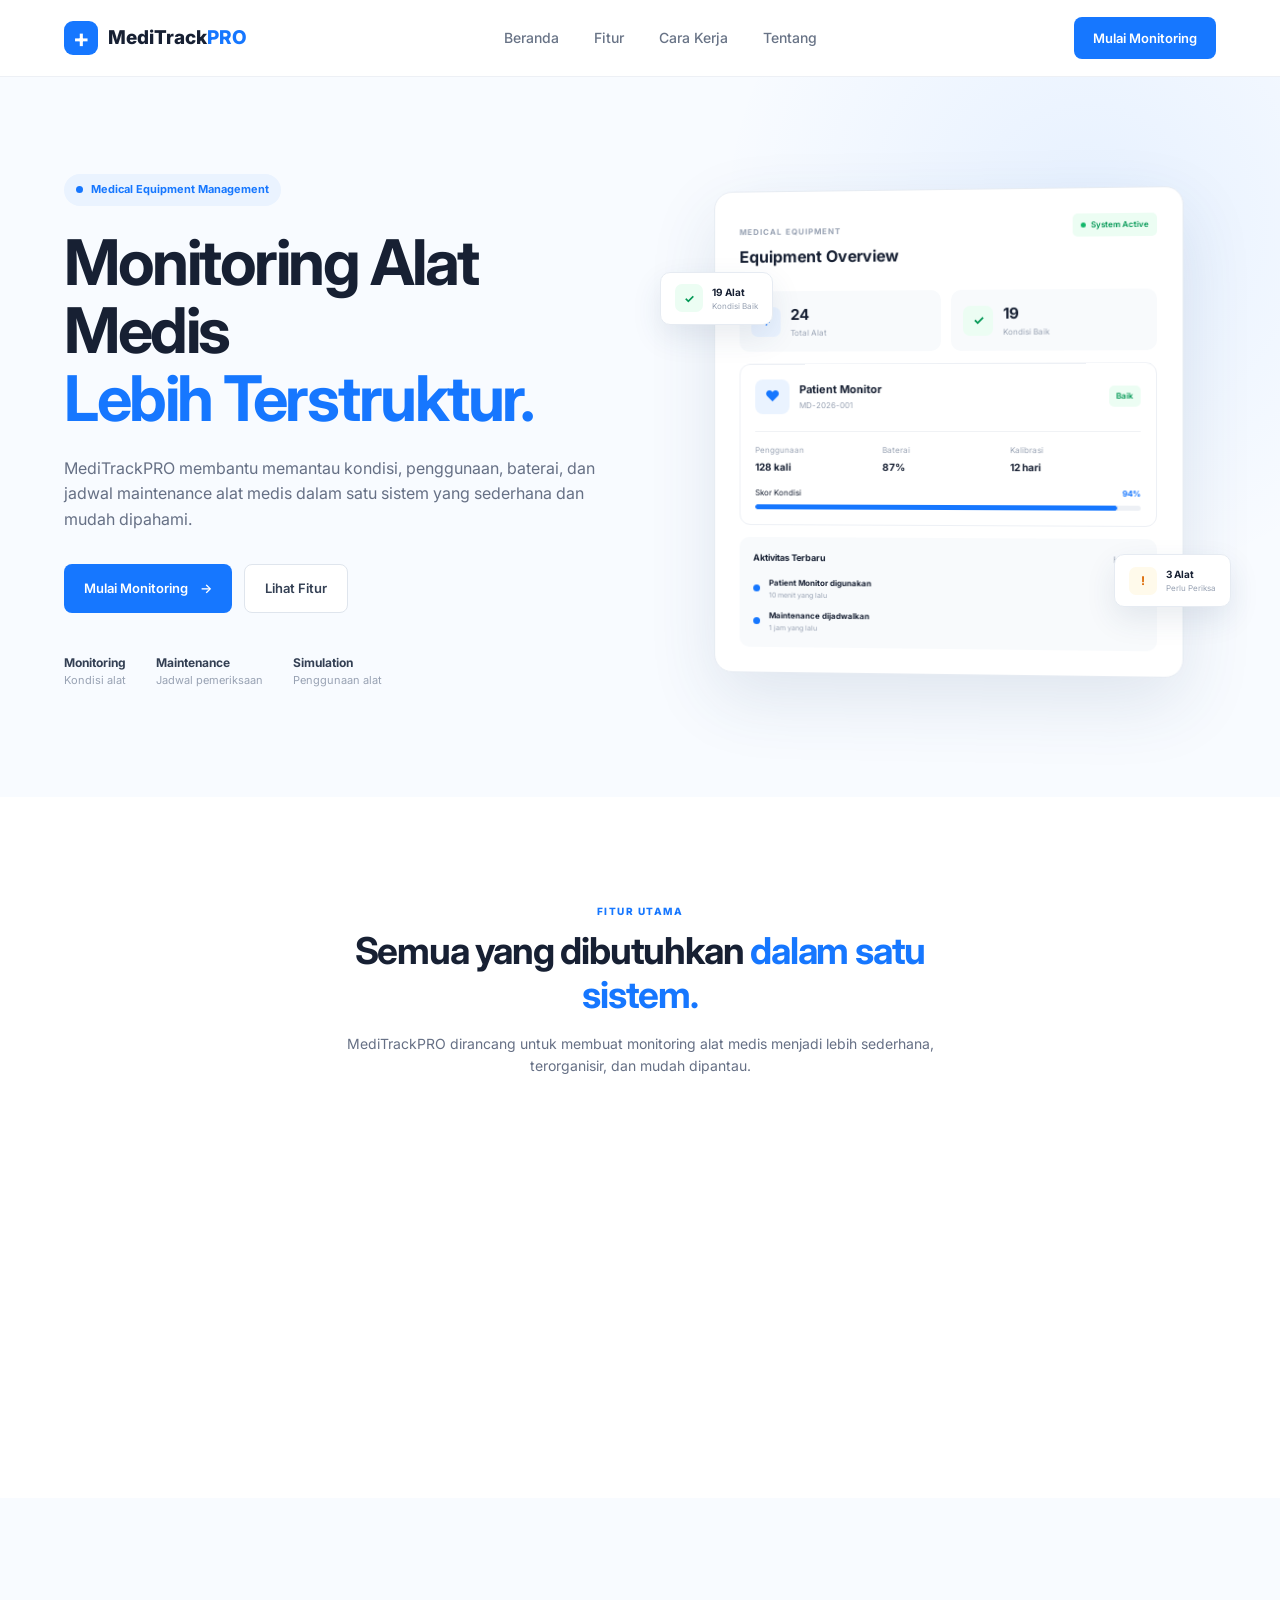
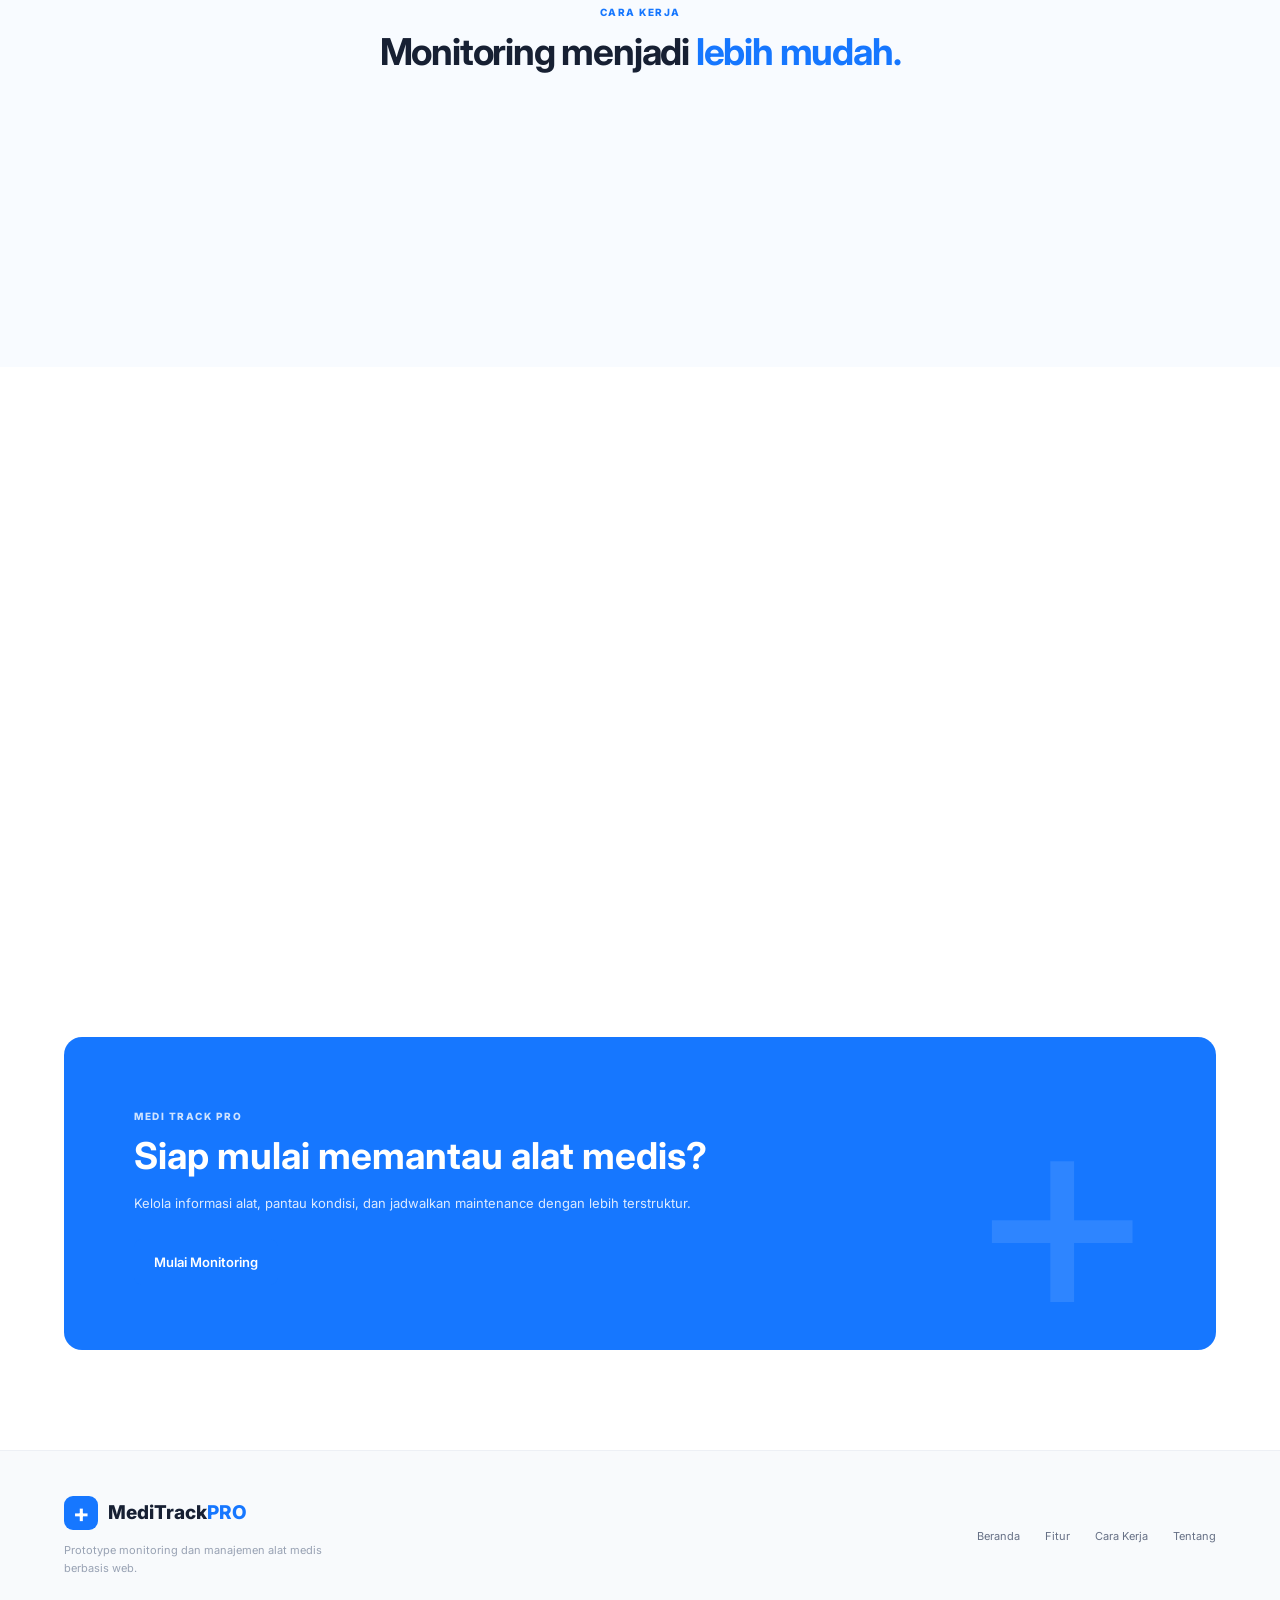
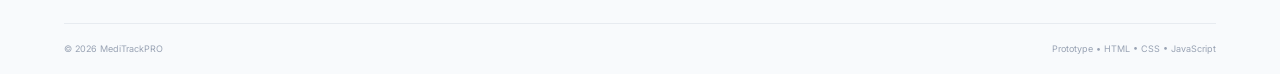
<file: index.html>
<!DOCTYPE html>
<html lang="id">
<head>
    <meta charset="UTF-8">
    <meta http-equiv="refresh" content="0; url=html/index.html">
    <title>Redirecting to MediTrackPRO...</title>
</head>
<body>
    <p>Mengalihkan ke halaman utama... <a href="html/index.html">Klik di sini jika tidak beralih otomatis.</a></p>
</body>
</html>
</file>
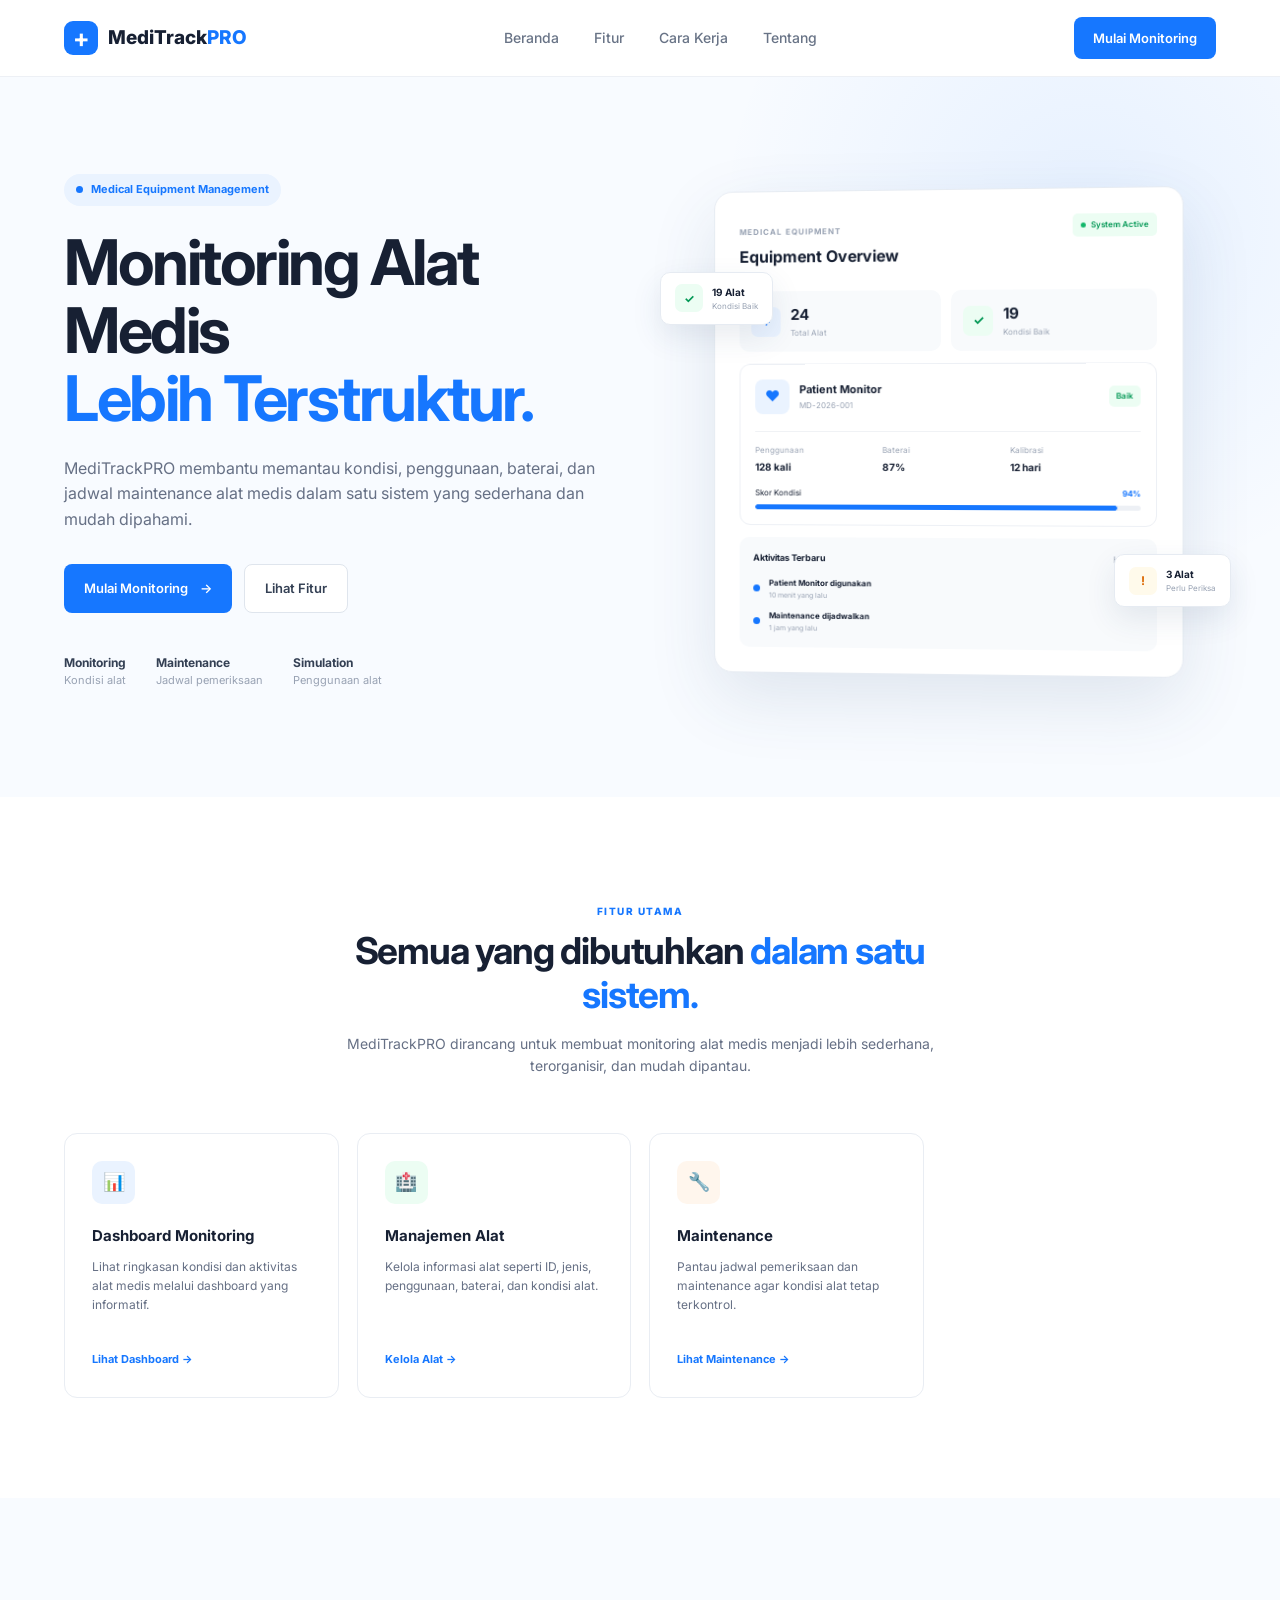
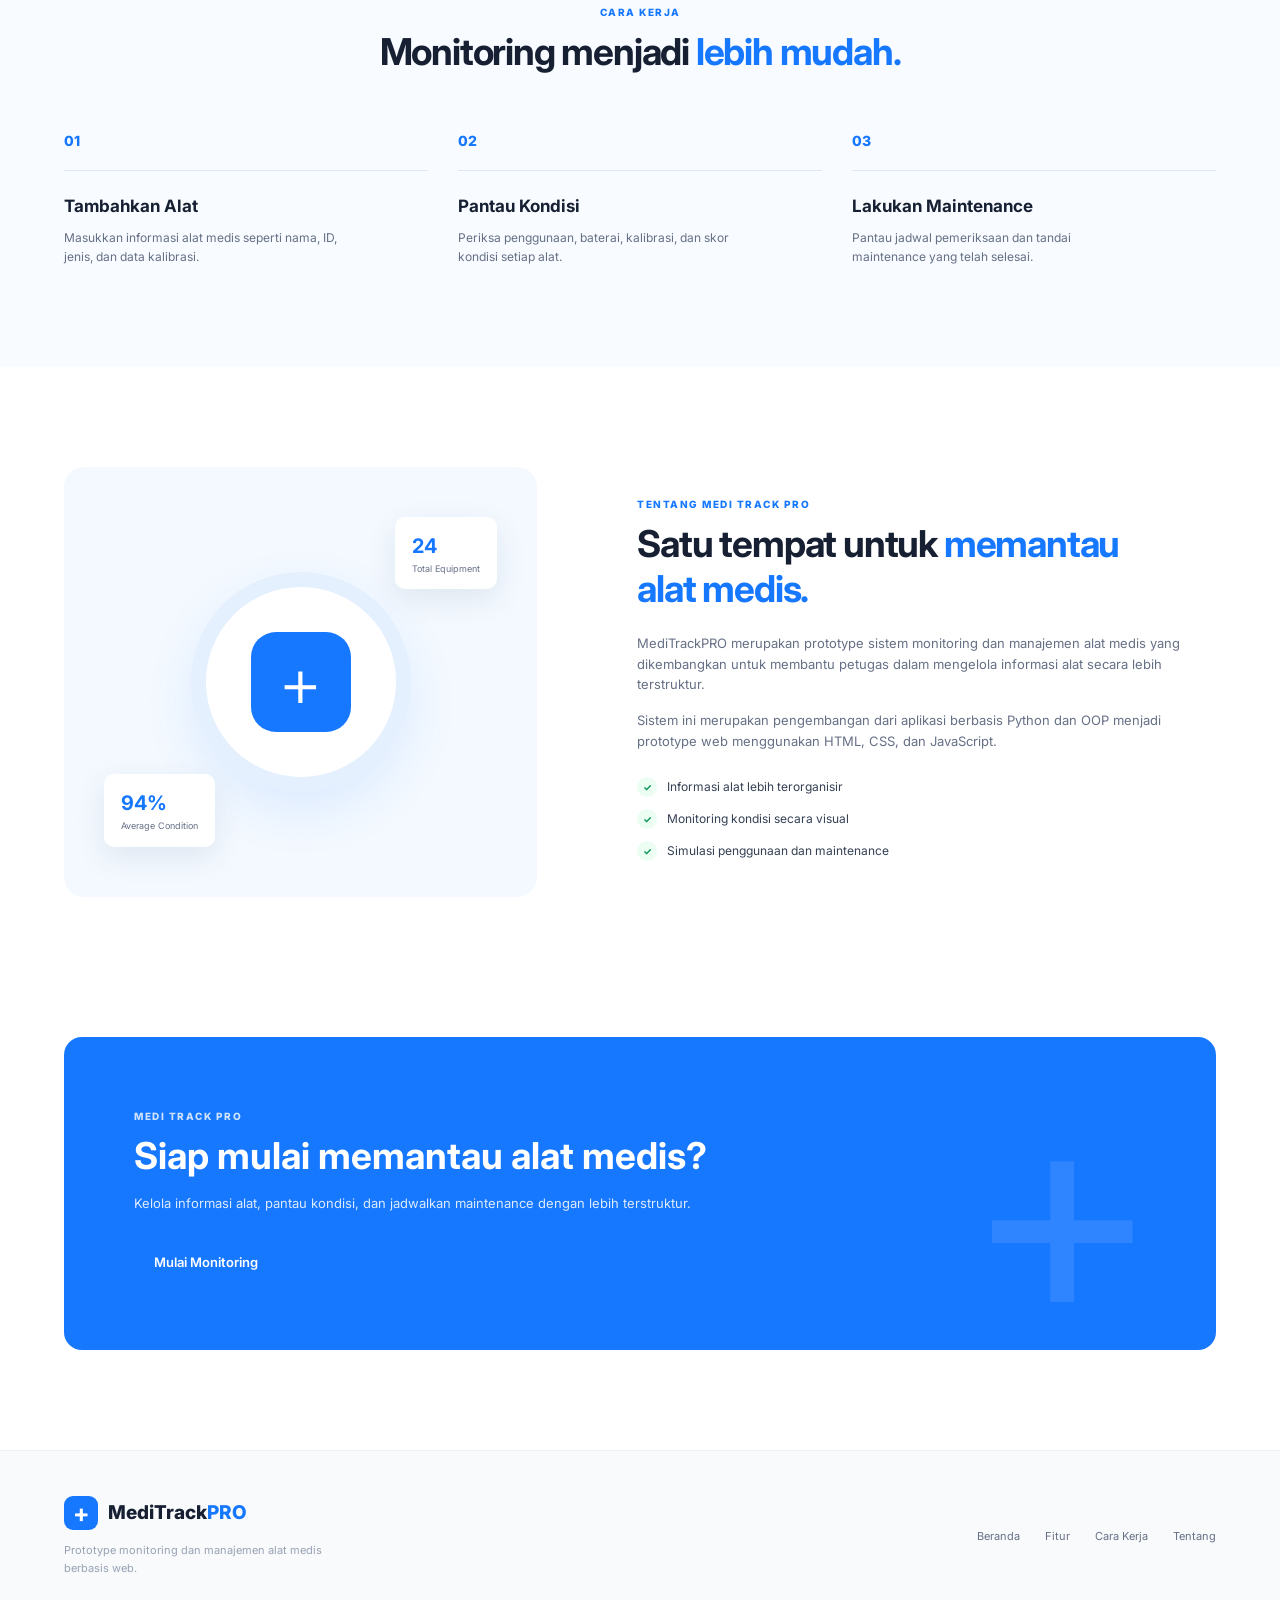
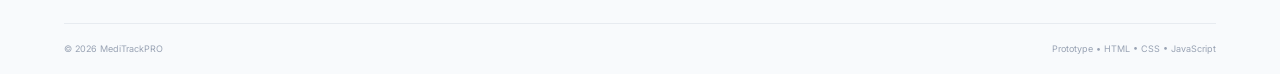
<file: html/index.html>
<!DOCTYPE html>
<html lang="id">
<head>
    <meta charset="UTF-8">
    <meta name="viewport" content="width=device-width, initial-scale=1.0">

    <title>MediTrackPRO | Monitoring Alat Medis</title>

    <link rel="stylesheet" href="../css/style.css">

    <!-- Google Font -->
    <link rel="preconnect" href="https://fonts.googleapis.com">
    <link rel="preconnect" href="https://fonts.gstatic.com" crossorigin>
    <link href="https://fonts.googleapis.com/css2?family=Inter:wght@400;500;600;700;800&display=swap" rel="stylesheet">
</head>

<body>

    <!-- ================= NAVBAR ================= -->

    <header class="navbar">
        <div class="container nav-container">

            <a href="#" class="logo">
                <div class="logo-icon">+</div>
                <span>MediTrack<span>PRO</span></span>
            </a>

            <nav class="nav-menu" id="navMenu">
                <a href="#home">Beranda</a>
                <a href="#features">Fitur</a>
                <a href="#how-it-works">Cara Kerja</a>
                <a href="#about">Tentang</a>
            </nav>

            <a href="dashboard.html" class="nav-button">
                Mulai Monitoring
            </a>

            <button class="menu-toggle" id="menuToggle">
                ☰
            </button>

        </div>
    </header>


    <!-- ================= HERO ================= -->

    <main>

        <section class="hero" id="home">

            <div class="container hero-container">

                <div class="hero-content">

                    <div class="hero-badge">
                        <span class="badge-dot"></span>
                        Medical Equipment Management
                    </div>

                    <h1>
                        Monitoring Alat Medis
                        <span>Lebih Terstruktur.</span>
                    </h1>

                    <p>
                        MediTrackPRO membantu memantau kondisi, penggunaan,
                        baterai, dan jadwal maintenance alat medis dalam
                        satu sistem yang sederhana dan mudah dipahami.
                    </p>

                    <div class="hero-buttons">

                        <a href="dashboard.html" class="btn btn-primary">
                            Mulai Monitoring
                            <span>→</span>
                        </a>

                        <a href="#features" class="btn btn-secondary">
                            Lihat Fitur
                        </a>

                    </div>

                    <div class="hero-info">

                        <div class="info-item">
                            <strong>Monitoring</strong>
                            <span>Kondisi alat</span>
                        </div>

                        <div class="info-item">
                            <strong>Maintenance</strong>
                            <span>Jadwal pemeriksaan</span>
                        </div>

                        <div class="info-item">
                            <strong>Simulation</strong>
                            <span>Penggunaan alat</span>
                        </div>

                    </div>

                </div>


                <!-- HERO VISUAL -->

                <div class="hero-visual">

                    <div class="dashboard-card">

                        <div class="dashboard-header">
                            <div>
                                <small>MEDICAL EQUIPMENT</small>
                                <h3>Equipment Overview</h3>
                            </div>

                            <div class="status-online">
                                <span></span>
                                System Active
                            </div>
                        </div>


                        <div class="mini-stats">

                            <div class="mini-stat">
                                <div class="mini-icon blue">+</div>
                                <div>
                                    <strong>24</strong>
                                    <span>Total Alat</span>
                                </div>
                            </div>

                            <div class="mini-stat">
                                <div class="mini-icon green">✓</div>
                                <div>
                                    <strong>19</strong>
                                    <span>Kondisi Baik</span>
                                </div>
                            </div>

                        </div>


                        <div class="equipment-card">

                            <div class="equipment-top">

                                <div class="equipment-icon">
                                    ♥
                                </div>

                                <div class="equipment-name">
                                    <strong>Patient Monitor</strong>
                                    <span>MD-2026-001</span>
                                </div>

                                <div class="condition good">
                                    Baik
                                </div>

                            </div>


                            <div class="equipment-details">

                                <div>
                                    <span>Penggunaan</span>
                                    <strong>128 kali</strong>
                                </div>

                                <div>
                                    <span>Baterai</span>
                                    <strong>87%</strong>
                                </div>

                                <div>
                                    <span>Kalibrasi</span>
                                    <strong>12 hari</strong>
                                </div>

                            </div>


                            <div class="progress-container">

                                <div class="progress-label">
                                    <span>Skor Kondisi</span>
                                    <strong>94%</strong>
                                </div>

                                <div class="progress-bar">
                                    <div class="progress-fill"></div>
                                </div>

                            </div>

                        </div>


                        <div class="activity-card">

                            <div class="activity-title">
                                <strong>Aktivitas Terbaru</strong>
                                <span>Hari ini</span>
                            </div>

                            <div class="activity-item">
                                <div class="activity-dot"></div>

                                <div>
                                    <strong>Patient Monitor digunakan</strong>
                                    <span>10 menit yang lalu</span>
                                </div>
                            </div>

                            <div class="activity-item">
                                <div class="activity-dot"></div>

                                <div>
                                    <strong>Maintenance dijadwalkan</strong>
                                    <span>1 jam yang lalu</span>
                                </div>
                            </div>

                        </div>

                    </div>

                    <div class="floating-card floating-card-1">
                        <span>✓</span>
                        <div>
                            <strong>19 Alat</strong>
                            <small>Kondisi Baik</small>
                        </div>
                    </div>

                    <div class="floating-card floating-card-2">
                        <span>!</span>
                        <div>
                            <strong>3 Alat</strong>
                            <small>Perlu Periksa</small>
                        </div>
                    </div>

                </div>

            </div>

        </section>


        <!-- ================= FEATURES ================= -->

        <section class="features section" id="features">

            <div class="container">

                <div class="section-heading">

                    <span class="section-label">
                        FITUR UTAMA
                    </span>

                    <h2>
                        Semua yang dibutuhkan
                        <span>dalam satu sistem.</span>
                    </h2>

                    <p>
                        MediTrackPRO dirancang untuk membuat monitoring
                        alat medis menjadi lebih sederhana, terorganisir,
                        dan mudah dipantau.
                    </p>

                </div>


                <div class="features-grid">

                    <div class="feature-card">

                        <div class="feature-icon blue-icon">
                            📊
                        </div>

                        <h3>Dashboard Monitoring</h3>

                        <p>
                            Lihat ringkasan kondisi dan aktivitas alat
                            medis melalui dashboard yang informatif.
                        </p>

                        <a href="#start">
                            Lihat Dashboard →
                        </a>

                    </div>


                    <div class="feature-card">

                        <div class="feature-icon green-icon">
                            🏥
                        </div>

                        <h3>Manajemen Alat</h3>

                        <p>
                            Kelola informasi alat seperti ID, jenis,
                            penggunaan, baterai, dan kondisi alat.
                        </p>

                        <a href="#start">
                            Kelola Alat →
                        </a>

                    </div>


                    <div class="feature-card">

                        <div class="feature-icon orange-icon">
                            🔧
                        </div>

                        <h3>Maintenance</h3>

                        <p>
                            Pantau jadwal pemeriksaan dan maintenance
                            agar kondisi alat tetap terkontrol.
                        </p>

                        <a href="#start">
                            Lihat Maintenance →
                        </a>

                    </div>
                </div>

            </div>

        </section>


        <!-- ================= HOW IT WORKS ================= -->

        <section class="how-it-works section" id="how-it-works">

            <div class="container">

                <div class="section-heading">

                    <span class="section-label">
                        CARA KERJA
                    </span>

                    <h2>
                        Monitoring menjadi
                        <span>lebih mudah.</span>
                    </h2>

                </div>


                <div class="steps">

                    <div class="step">

                        <div class="step-number">
                            01
                        </div>

                        <div class="step-line"></div>

                        <h3>Tambahkan Alat</h3>

                        <p>
                            Masukkan informasi alat medis seperti
                            nama, ID, jenis, dan data kalibrasi.
                        </p>

                    </div>


                    <div class="step">

                        <div class="step-number">
                            02
                        </div>

                        <div class="step-line"></div>

                        <h3>Pantau Kondisi</h3>

                        <p>
                            Periksa penggunaan, baterai, kalibrasi,
                            dan skor kondisi setiap alat.
                        </p>

                    </div>


                    <div class="step">

                        <div class="step-number">
                            03
                        </div>

                        <div class="step-line"></div>

                        <h3>Lakukan Maintenance</h3>

                        <p>
                            Pantau jadwal pemeriksaan dan tandai
                            maintenance yang telah selesai.
                        </p>

                    </div>

                </div>

            </div>

        </section>


        <!-- ================= ABOUT ================= -->

        <section class="about section" id="about">

            <div class="container about-container">

                <div class="about-visual">

                    <div class="about-circle">
                        <div class="medical-cross">
                            +
                        </div>
                    </div>

                    <div class="about-stat stat-top">
                        <strong>24</strong>
                        <span>Total Equipment</span>
                    </div>

                    <div class="about-stat stat-bottom">
                        <strong>94%</strong>
                        <span>Average Condition</span>
                    </div>

                </div>


                <div class="about-content">

                    <span class="section-label">
                        TENTANG MEDI TRACK PRO
                    </span>

                    <h2>
                        Satu tempat untuk
                        <span>memantau alat medis.</span>
                    </h2>

                    <p>
                        MediTrackPRO merupakan prototype sistem monitoring
                        dan manajemen alat medis yang dikembangkan untuk
                        membantu petugas dalam mengelola informasi alat
                        secara lebih terstruktur.
                    </p>

                    <p>
                        Sistem ini merupakan pengembangan dari aplikasi
                        berbasis Python dan OOP menjadi prototype web
                        menggunakan HTML, CSS, dan JavaScript.
                    </p>


                    <div class="about-list">

                        <div>
                            <span>✓</span>
                            Informasi alat lebih terorganisir
                        </div>

                        <div>
                            <span>✓</span>
                            Monitoring kondisi secara visual
                        </div>

                        <div>
                            <span>✓</span>
                            Simulasi penggunaan dan maintenance
                        </div>

                    </div>

                </div>

            </div>

        </section>


        <!-- ================= CTA ================= -->

        <section class="cta-section" id="start">

            <div class="container">

                <div class="cta">

                    <div class="cta-content">

                        <span class="section-label">
                            MEDI TRACK PRO
                        </span>

                        <h2>
                            Siap mulai memantau
                            alat medis?
                        </h2>

                        <p>
                            Kelola informasi alat, pantau kondisi,
                            dan jadwalkan maintenance dengan lebih
                            terstruktur.
                        </p>

                        <a href="dashboard.html" class="btn btn-primary">
                            Mulai Monitoring
                        </a>

                    </div>

                    <div class="cta-symbol">
                        +
                    </div>

                </div>

            </div>

        </section>

    </main>


    <!-- ================= FOOTER ================= -->

    <footer class="footer">

        <div class="container footer-container">

            <div class="footer-brand">

                <a href="#" class="logo">
                    <div class="logo-icon">+</div>
                    <span>MediTrack<span>PRO</span></span>
                </a>

                <p>
                    Prototype monitoring dan manajemen
                    alat medis berbasis web.
                </p>

            </div>


            <div class="footer-links">

                <a href="#home">Beranda</a>
                <a href="#features">Fitur</a>
                <a href="#how-it-works">Cara Kerja</a>
                <a href="#about">Tentang</a>

            </div>

        </div>


        <div class="container footer-bottom">

            <span>
                © 2026 MediTrackPRO
            </span>

            <span>
                Prototype • HTML • CSS • JavaScript
            </span>

        </div>

    </footer>


    <script src="../js/app.js"></script>

</body>
</html>
</file>
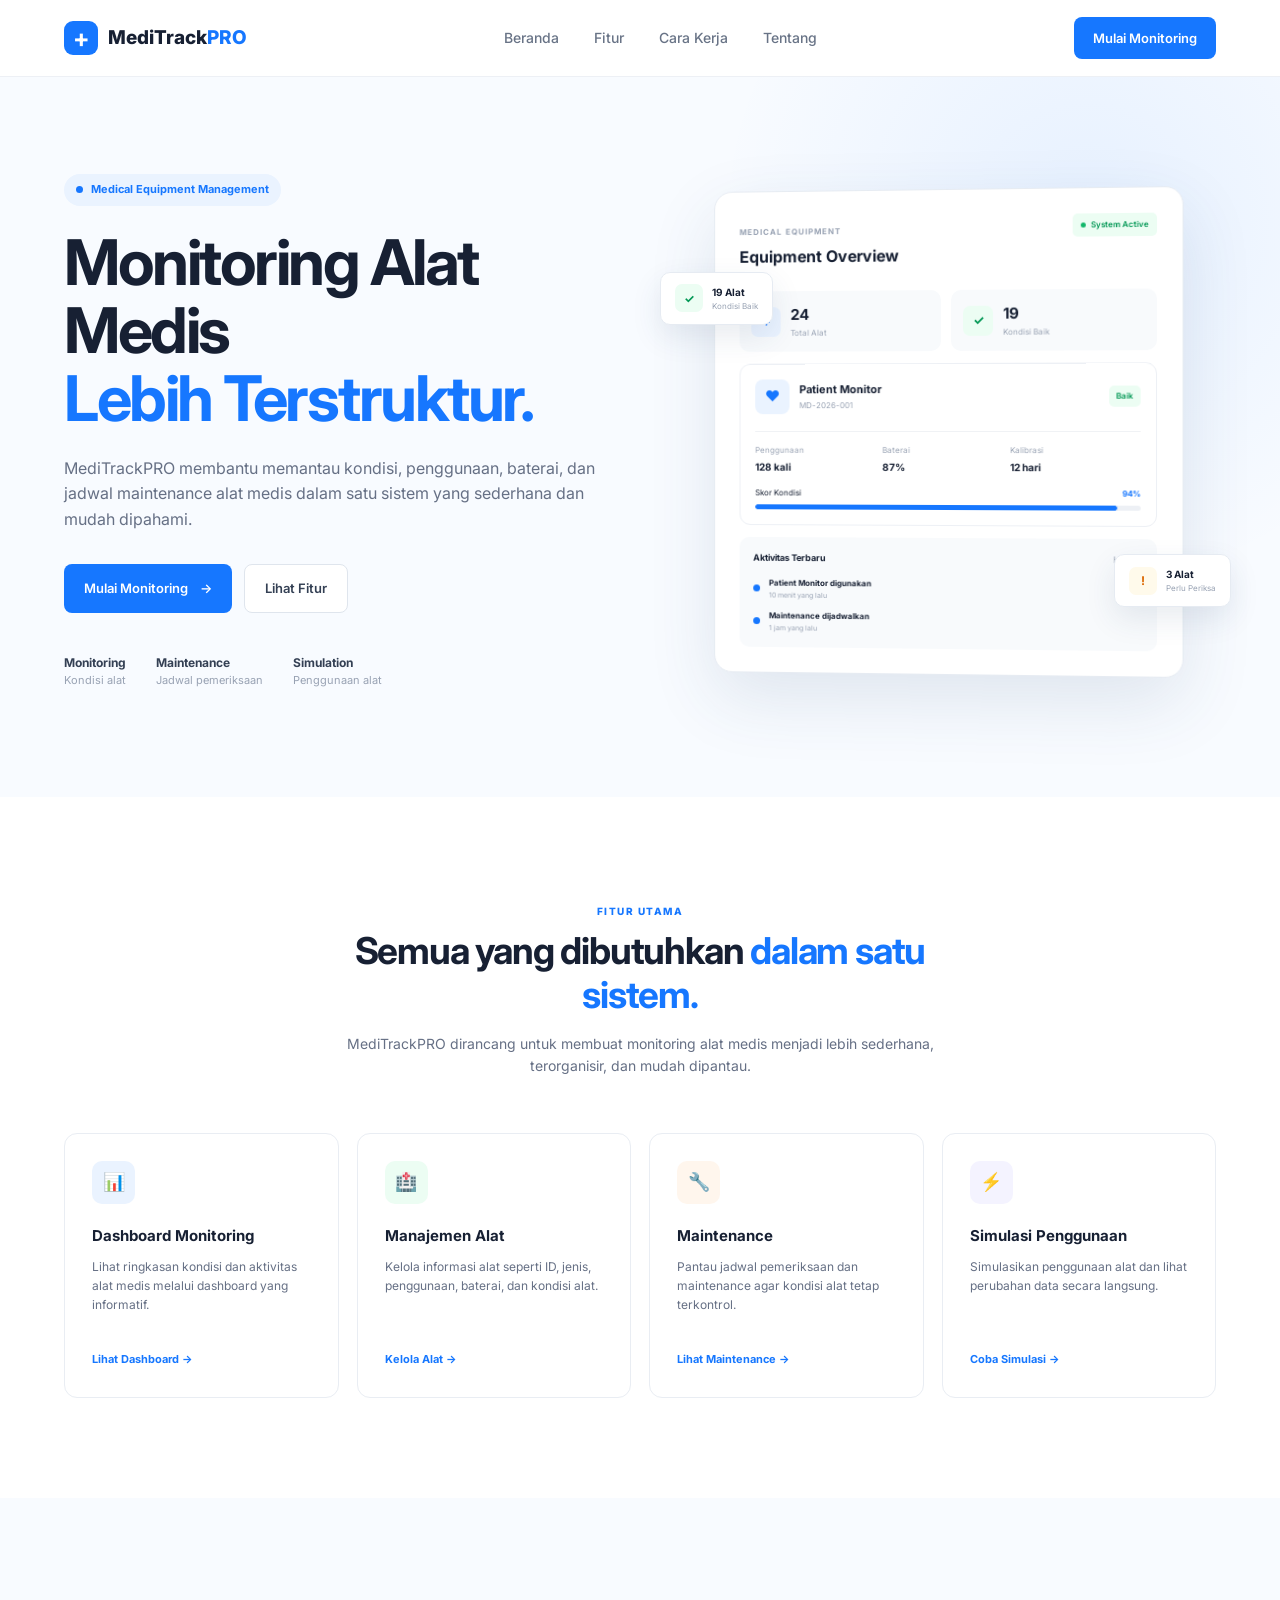
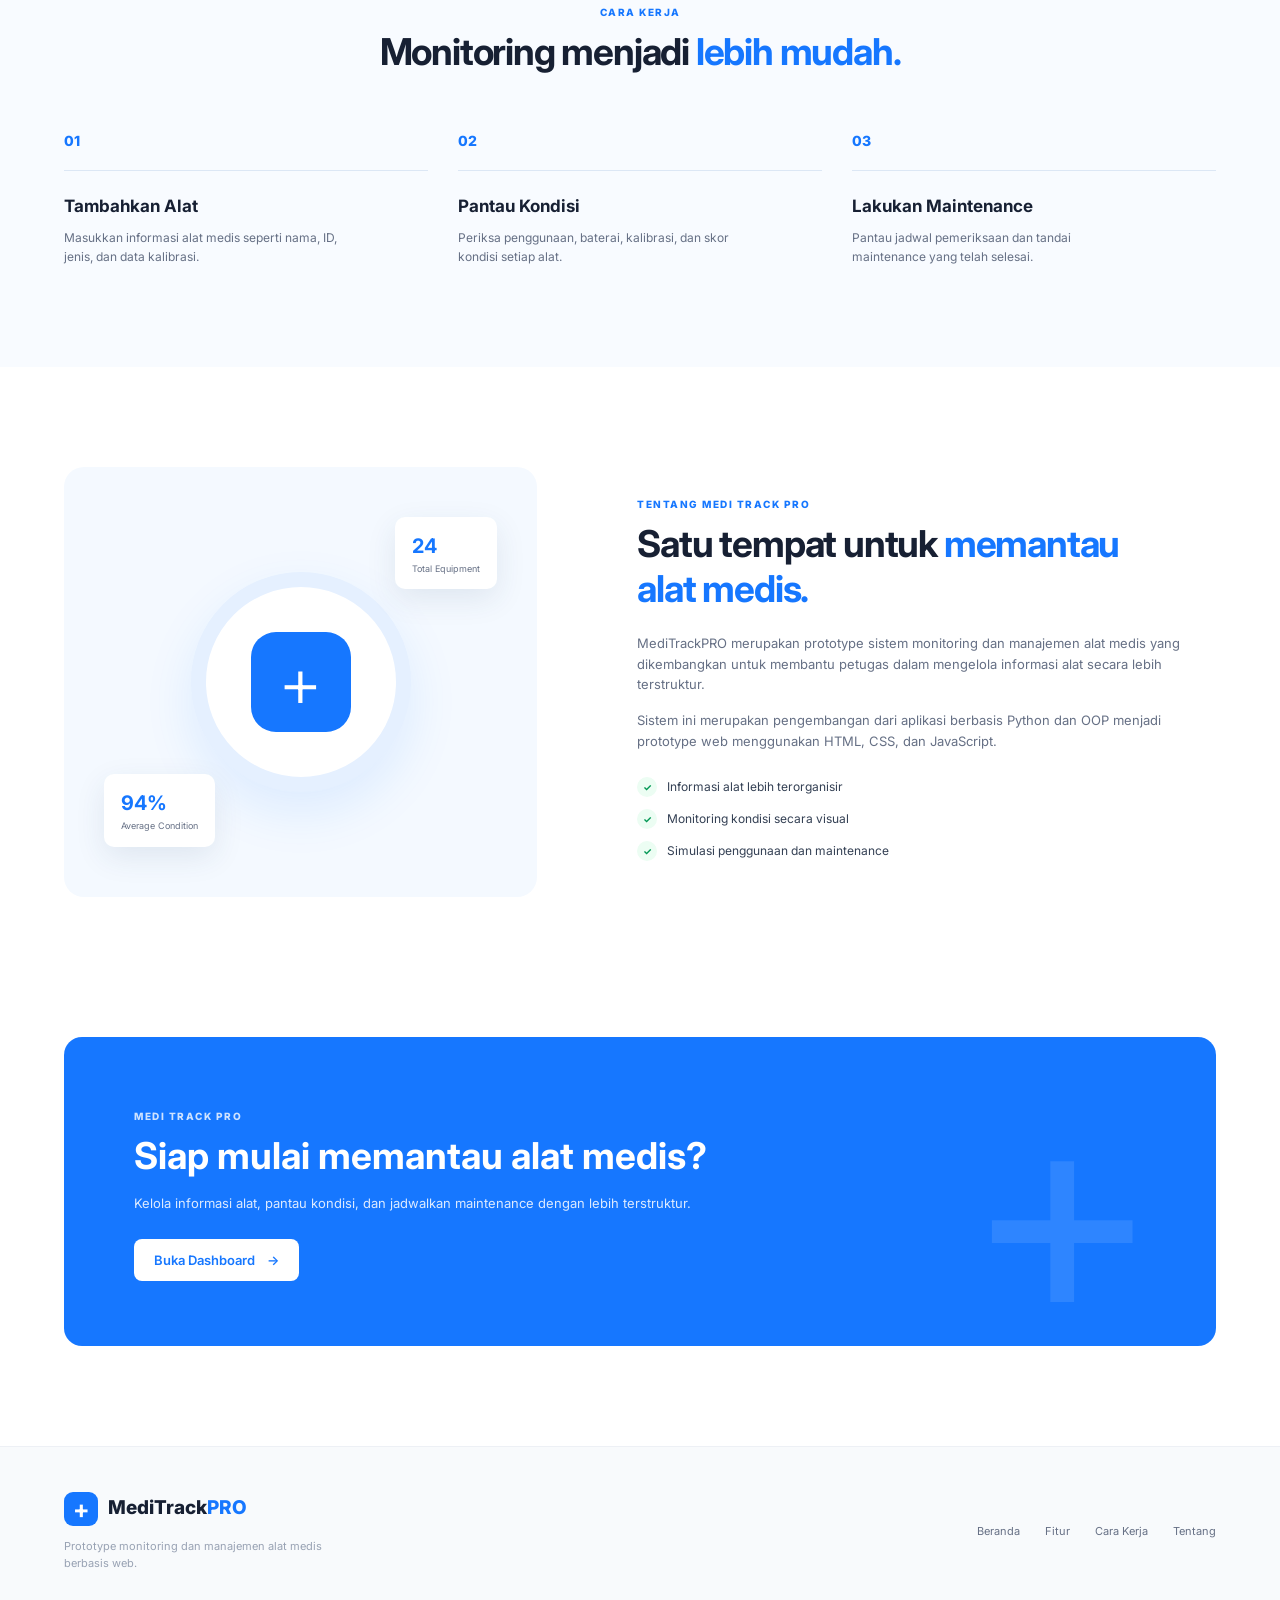
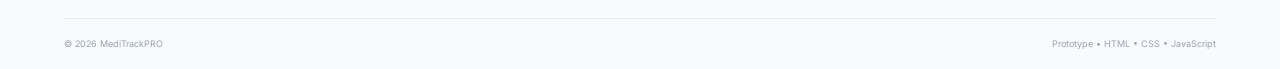
<file: Landing Page/index.html>
<!DOCTYPE html>
<html lang="id">
<head>
    <meta charset="UTF-8">
    <meta name="viewport" content="width=device-width, initial-scale=1.0">

    <title>MediTrackPRO | Monitoring Alat Medis</title>

    <link rel="stylesheet" href="style.css">

    <!-- Google Font -->
    <link rel="preconnect" href="https://fonts.googleapis.com">
    <link rel="preconnect" href="https://fonts.gstatic.com" crossorigin>
    <link href="https://fonts.googleapis.com/css2?family=Inter:wght@400;500;600;700;800&display=swap" rel="stylesheet">
</head>

<body>

    <!-- ================= NAVBAR ================= -->

    <header class="navbar">
        <div class="container nav-container">

            <a href="#" class="logo">
                <div class="logo-icon">+</div>
                <span>MediTrack<span>PRO</span></span>
            </a>

            <nav class="nav-menu" id="navMenu">
                <a href="#home">Beranda</a>
                <a href="#features">Fitur</a>
                <a href="#how-it-works">Cara Kerja</a>
                <a href="#about">Tentang</a>
            </nav>

            <a href="#start" class="nav-button">
                Mulai Monitoring
            </a>

            <button class="menu-toggle" id="menuToggle">
                ☰
            </button>

        </div>
    </header>


    <!-- ================= HERO ================= -->

    <main>

        <section class="hero" id="home">

            <div class="container hero-container">

                <div class="hero-content">

                    <div class="hero-badge">
                        <span class="badge-dot"></span>
                        Medical Equipment Management
                    </div>

                    <h1>
                        Monitoring Alat Medis
                        <span>Lebih Terstruktur.</span>
                    </h1>

                    <p>
                        MediTrackPRO membantu memantau kondisi, penggunaan,
                        baterai, dan jadwal maintenance alat medis dalam
                        satu sistem yang sederhana dan mudah dipahami.
                    </p>

                    <div class="hero-buttons">

                        <a href="#start" class="btn btn-primary">
                            Mulai Monitoring
                            <span>→</span>
                        </a>

                        <a href="#features" class="btn btn-secondary">
                            Lihat Fitur
                        </a>

                    </div>

                    <div class="hero-info">

                        <div class="info-item">
                            <strong>Monitoring</strong>
                            <span>Kondisi alat</span>
                        </div>

                        <div class="info-item">
                            <strong>Maintenance</strong>
                            <span>Jadwal pemeriksaan</span>
                        </div>

                        <div class="info-item">
                            <strong>Simulation</strong>
                            <span>Penggunaan alat</span>
                        </div>

                    </div>

                </div>


                <!-- HERO VISUAL -->

                <div class="hero-visual">

                    <div class="dashboard-card">

                        <div class="dashboard-header">
                            <div>
                                <small>MEDICAL EQUIPMENT</small>
                                <h3>Equipment Overview</h3>
                            </div>

                            <div class="status-online">
                                <span></span>
                                System Active
                            </div>
                        </div>


                        <div class="mini-stats">

                            <div class="mini-stat">
                                <div class="mini-icon blue">+</div>
                                <div>
                                    <strong>24</strong>
                                    <span>Total Alat</span>
                                </div>
                            </div>

                            <div class="mini-stat">
                                <div class="mini-icon green">✓</div>
                                <div>
                                    <strong>19</strong>
                                    <span>Kondisi Baik</span>
                                </div>
                            </div>

                        </div>


                        <div class="equipment-card">

                            <div class="equipment-top">

                                <div class="equipment-icon">
                                    ♥
                                </div>

                                <div class="equipment-name">
                                    <strong>Patient Monitor</strong>
                                    <span>MD-2026-001</span>
                                </div>

                                <div class="condition good">
                                    Baik
                                </div>

                            </div>


                            <div class="equipment-details">

                                <div>
                                    <span>Penggunaan</span>
                                    <strong>128 kali</strong>
                                </div>

                                <div>
                                    <span>Baterai</span>
                                    <strong>87%</strong>
                                </div>

                                <div>
                                    <span>Kalibrasi</span>
                                    <strong>12 hari</strong>
                                </div>

                            </div>


                            <div class="progress-container">

                                <div class="progress-label">
                                    <span>Skor Kondisi</span>
                                    <strong>94%</strong>
                                </div>

                                <div class="progress-bar">
                                    <div class="progress-fill"></div>
                                </div>

                            </div>

                        </div>


                        <div class="activity-card">

                            <div class="activity-title">
                                <strong>Aktivitas Terbaru</strong>
                                <span>Hari ini</span>
                            </div>

                            <div class="activity-item">
                                <div class="activity-dot"></div>

                                <div>
                                    <strong>Patient Monitor digunakan</strong>
                                    <span>10 menit yang lalu</span>
                                </div>
                            </div>

                            <div class="activity-item">
                                <div class="activity-dot"></div>

                                <div>
                                    <strong>Maintenance dijadwalkan</strong>
                                    <span>1 jam yang lalu</span>
                                </div>
                            </div>

                        </div>

                    </div>

                    <div class="floating-card floating-card-1">
                        <span>✓</span>
                        <div>
                            <strong>19 Alat</strong>
                            <small>Kondisi Baik</small>
                        </div>
                    </div>

                    <div class="floating-card floating-card-2">
                        <span>!</span>
                        <div>
                            <strong>3 Alat</strong>
                            <small>Perlu Periksa</small>
                        </div>
                    </div>

                </div>

            </div>

        </section>


        <!-- ================= FEATURES ================= -->

        <section class="features section" id="features">

            <div class="container">

                <div class="section-heading">

                    <span class="section-label">
                        FITUR UTAMA
                    </span>

                    <h2>
                        Semua yang dibutuhkan
                        <span>dalam satu sistem.</span>
                    </h2>

                    <p>
                        MediTrackPRO dirancang untuk membuat monitoring
                        alat medis menjadi lebih sederhana, terorganisir,
                        dan mudah dipantau.
                    </p>

                </div>


                <div class="features-grid">

                    <div class="feature-card">

                        <div class="feature-icon blue-icon">
                            📊
                        </div>

                        <h3>Dashboard Monitoring</h3>

                        <p>
                            Lihat ringkasan kondisi dan aktivitas alat
                            medis melalui dashboard yang informatif.
                        </p>

                        <a href="#start">
                            Lihat Dashboard →
                        </a>

                    </div>


                    <div class="feature-card">

                        <div class="feature-icon green-icon">
                            🏥
                        </div>

                        <h3>Manajemen Alat</h3>

                        <p>
                            Kelola informasi alat seperti ID, jenis,
                            penggunaan, baterai, dan kondisi alat.
                        </p>

                        <a href="#start">
                            Kelola Alat →
                        </a>

                    </div>


                    <div class="feature-card">

                        <div class="feature-icon orange-icon">
                            🔧
                        </div>

                        <h3>Maintenance</h3>

                        <p>
                            Pantau jadwal pemeriksaan dan maintenance
                            agar kondisi alat tetap terkontrol.
                        </p>

                        <a href="#start">
                            Lihat Maintenance →
                        </a>

                    </div>


                    <div class="feature-card">

                        <div class="feature-icon purple-icon">
                            ⚡
                        </div>

                        <h3>Simulasi Penggunaan</h3>

                        <p>
                            Simulasikan penggunaan alat dan lihat
                            perubahan data secara langsung.
                        </p>

                        <a href="#start">
                            Coba Simulasi →
                        </a>

                    </div>

                </div>

            </div>

        </section>


        <!-- ================= HOW IT WORKS ================= -->

        <section class="how-it-works section" id="how-it-works">

            <div class="container">

                <div class="section-heading">

                    <span class="section-label">
                        CARA KERJA
                    </span>

                    <h2>
                        Monitoring menjadi
                        <span>lebih mudah.</span>
                    </h2>

                </div>


                <div class="steps">

                    <div class="step">

                        <div class="step-number">
                            01
                        </div>

                        <div class="step-line"></div>

                        <h3>Tambahkan Alat</h3>

                        <p>
                            Masukkan informasi alat medis seperti
                            nama, ID, jenis, dan data kalibrasi.
                        </p>

                    </div>


                    <div class="step">

                        <div class="step-number">
                            02
                        </div>

                        <div class="step-line"></div>

                        <h3>Pantau Kondisi</h3>

                        <p>
                            Periksa penggunaan, baterai, kalibrasi,
                            dan skor kondisi setiap alat.
                        </p>

                    </div>


                    <div class="step">

                        <div class="step-number">
                            03
                        </div>

                        <div class="step-line"></div>

                        <h3>Lakukan Maintenance</h3>

                        <p>
                            Pantau jadwal pemeriksaan dan tandai
                            maintenance yang telah selesai.
                        </p>

                    </div>

                </div>

            </div>

        </section>


        <!-- ================= ABOUT ================= -->

        <section class="about section" id="about">

            <div class="container about-container">

                <div class="about-visual">

                    <div class="about-circle">
                        <div class="medical-cross">
                            +
                        </div>
                    </div>

                    <div class="about-stat stat-top">
                        <strong>24</strong>
                        <span>Total Equipment</span>
                    </div>

                    <div class="about-stat stat-bottom">
                        <strong>94%</strong>
                        <span>Average Condition</span>
                    </div>

                </div>


                <div class="about-content">

                    <span class="section-label">
                        TENTANG MEDI TRACK PRO
                    </span>

                    <h2>
                        Satu tempat untuk
                        <span>memantau alat medis.</span>
                    </h2>

                    <p>
                        MediTrackPRO merupakan prototype sistem monitoring
                        dan manajemen alat medis yang dikembangkan untuk
                        membantu petugas dalam mengelola informasi alat
                        secara lebih terstruktur.
                    </p>

                    <p>
                        Sistem ini merupakan pengembangan dari aplikasi
                        berbasis Python dan OOP menjadi prototype web
                        menggunakan HTML, CSS, dan JavaScript.
                    </p>


                    <div class="about-list">

                        <div>
                            <span>✓</span>
                            Informasi alat lebih terorganisir
                        </div>

                        <div>
                            <span>✓</span>
                            Monitoring kondisi secara visual
                        </div>

                        <div>
                            <span>✓</span>
                            Simulasi penggunaan dan maintenance
                        </div>

                    </div>

                </div>

            </div>

        </section>


        <!-- ================= CTA ================= -->

        <section class="cta-section" id="start">

            <div class="container">

                <div class="cta">

                    <div class="cta-content">

                        <span class="section-label">
                            MEDI TRACK PRO
                        </span>

                        <h2>
                            Siap mulai memantau
                            alat medis?
                        </h2>

                        <p>
                            Kelola informasi alat, pantau kondisi,
                            dan jadwalkan maintenance dengan lebih
                            terstruktur.
                        </p>

                        <button class="btn btn-white" id="startButton">
                            Buka Dashboard
                            <span>→</span>
                        </button>

                    </div>

                    <div class="cta-symbol">
                        +
                    </div>

                </div>

            </div>

        </section>

    </main>


    <!-- ================= FOOTER ================= -->

    <footer class="footer">

        <div class="container footer-container">

            <div class="footer-brand">

                <a href="#" class="logo">
                    <div class="logo-icon">+</div>
                    <span>MediTrack<span>PRO</span></span>
                </a>

                <p>
                    Prototype monitoring dan manajemen
                    alat medis berbasis web.
                </p>

            </div>


            <div class="footer-links">

                <a href="#home">Beranda</a>
                <a href="#features">Fitur</a>
                <a href="#how-it-works">Cara Kerja</a>
                <a href="#about">Tentang</a>

            </div>

        </div>


        <div class="container footer-bottom">

            <span>
                © 2026 MediTrackPRO
            </span>

            <span>
                Prototype • HTML • CSS • JavaScript
            </span>

        </div>

    </footer>


    <script src="app.js"></script>

</body>
</html>
</file>
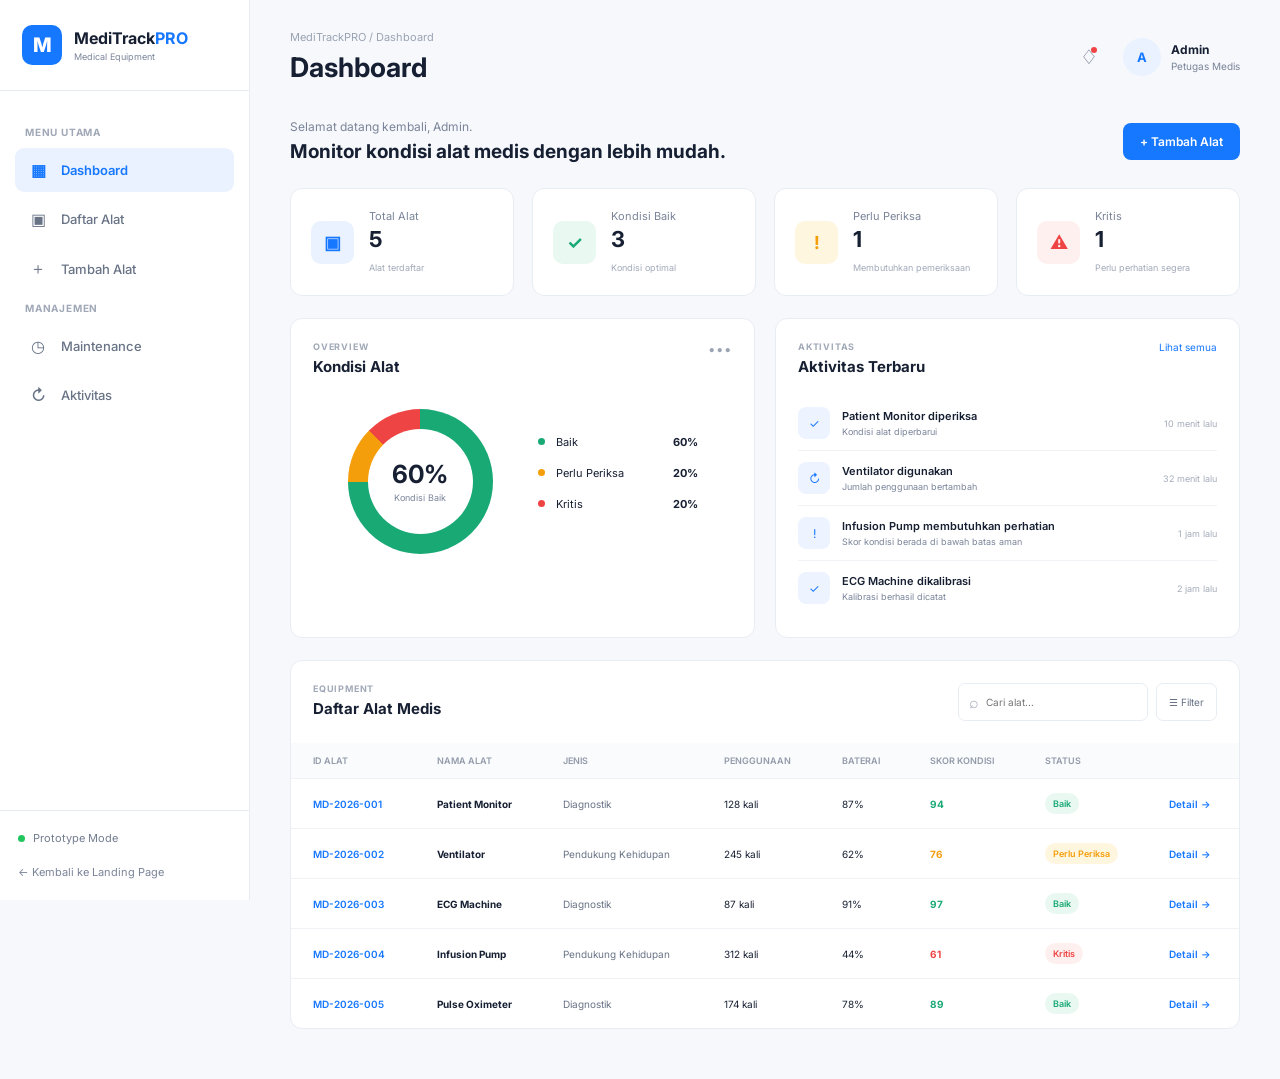
<file: dashboard.html>
<!DOCTYPE html>
<html lang="id">
<head>
    <meta charset="UTF-8">
    <meta name="viewport" content="width=device-width, initial-scale=1.0">
    <title>Dashboard | MediTrackPRO</title>

    <link rel="preconnect" href="https://fonts.googleapis.com">
    <link rel="preconnect" href="https://fonts.gstatic.com" crossorigin>
    <link href="https://fonts.googleapis.com/css2?family=Inter:wght@400;500;600;700;800&display=swap" rel="stylesheet">

    <link rel="stylesheet" href="dashboard.css">
</head>

<body>

<div class="dashboard-layout">

    <!-- SIDEBAR -->
    <aside class="sidebar" id="sidebar">

        <div class="sidebar-logo">
            <div class="logo-icon">M</div>
            <div>
                <h2>MediTrack<span>PRO</span></h2>
                <small>Medical Equipment</small>
            </div>
        </div>

        <nav class="sidebar-nav">

            <p class="nav-title">MENU UTAMA</p>

            <a href="dashboard.html" class="nav-item active">
                <span>▦</span>
                Dashboard
            </a>

            <a href="equipment.html" class="nav-item">
                <span>▣</span>
                Daftar Alat
            </a>

            <a href="#" class="nav-item">
                <span>＋</span>
                Tambah Alat
            </a>

            <p class="nav-title">MANAJEMEN</p>

            <a href="#" class="nav-item">
                <span>◷</span>
                Maintenance
            </a>

            <a href="#" class="nav-item">
                <span>↻</span>
                Aktivitas
            </a>

        </nav>

        <div class="sidebar-bottom">
            <div class="prototype-badge">
                <span></span>
                Prototype Mode
            </div>

            <a href="index.html" class="back-home">
                ← Kembali ke Landing Page
            </a>
        </div>

    </aside>


    <!-- MAIN CONTENT -->
    <main class="main-content">

        <!-- HEADER -->
        <header class="top-header">

            <button class="mobile-menu" id="mobileMenu">
                ☰
            </button>

            <div>
                <p class="breadcrumb">MediTrackPRO / Dashboard</p>
                <h1>Dashboard</h1>
            </div>

            <div class="header-right">

                <button class="notification-btn">
                    ♢
                    <span class="notification-dot"></span>
                </button>

                <div class="profile">
                    <div class="profile-avatar">A</div>
                    <div>
                        <strong>Admin</strong>
                        <small>Petugas Medis</small>
                    </div>
                </div>

            </div>

        </header>


        <!-- WELCOME -->
        <section class="welcome-section">

            <div>
                <p class="greeting">Selamat datang kembali, Admin.</p>
                <h2>Monitor kondisi alat medis dengan lebih mudah.</h2>
            </div>

            <button class="primary-button" id="addEquipmentButton">
                + Tambah Alat
            </button>

        </section>


        <!-- STAT CARDS -->
        <section class="stats-grid">

            <div class="stat-card">

                <div class="stat-icon blue">
                    ▣
                </div>

                <div class="stat-info">
                    <p>Total Alat</p>
                    <h3 id="totalEquipment">0</h3>
                    <span class="stat-description">
                        Alat terdaftar
                    </span>
                </div>

            </div>


            <div class="stat-card">

                <div class="stat-icon green">
                    ✓
                </div>

                <div class="stat-info">
                    <p>Kondisi Baik</p>
                    <h3 id="goodEquipment">0</h3>
                    <span class="stat-description">
                        Kondisi optimal
                    </span>
                </div>

            </div>


            <div class="stat-card">

                <div class="stat-icon orange">
                    !
                </div>

                <div class="stat-info">
                    <p>Perlu Periksa</p>
                    <h3 id="inspectionEquipment">0</h3>
                    <span class="stat-description">
                        Membutuhkan pemeriksaan
                    </span>
                </div>

            </div>


            <div class="stat-card">

                <div class="stat-icon red">
                    ⚠
                </div>

                <div class="stat-info">
                    <p>Kritis</p>
                    <h3 id="criticalEquipment">0</h3>
                    <span class="stat-description">
                        Perlu perhatian segera
                    </span>
                </div>

            </div>

        </section>


        <!-- DASHBOARD GRID -->
        <section class="dashboard-grid">

            <!-- CONDITION -->
            <div class="dashboard-card condition-card">

                <div class="card-header">
                    <div>
                        <p class="card-label">OVERVIEW</p>
                        <h3>Kondisi Alat</h3>
                    </div>

                    <button class="more-button">•••</button>
                </div>

                <div class="condition-content">

                    <div class="condition-chart">

                        <div class="chart-ring">
                            <div class="chart-center">
                                <strong id="conditionPercentage">0%</strong>
                                <span>Kondisi Baik</span>
                            </div>
                        </div>

                    </div>

                    <div class="condition-list">

                        <div class="condition-item">
                            <span class="condition-dot good"></span>
                            <span>Baik</span>
                            <strong id="goodPercentage">0%</strong>
                        </div>

                        <div class="condition-item">
                            <span class="condition-dot warning"></span>
                            <span>Perlu Periksa</span>
                            <strong id="inspectionPercentage">0%</strong>
                        </div>

                        <div class="condition-item">
                            <span class="condition-dot critical"></span>
                            <span>Kritis</span>
                            <strong id="criticalPercentage">0%</strong>
                        </div>

                    </div>

                </div>

            </div>


            <!-- ACTIVITY -->
            <div class="dashboard-card activity-card">

                <div class="card-header">
                    <div>
                        <p class="card-label">AKTIVITAS</p>
                        <h3>Aktivitas Terbaru</h3>
                    </div>

                    <button class="text-button">
                        Lihat semua
                    </button>
                </div>

                <div class="activity-list" id="activityList">
                    <!-- JavaScript akan mengisi aktivitas -->
                </div>

            </div>

        </section>


        <!-- EQUIPMENT TABLE -->
        <section class="dashboard-card equipment-card">

            <div class="card-header equipment-header">

                <div>
                    <p class="card-label">EQUIPMENT</p>
                    <h3>Daftar Alat Medis</h3>
                </div>

                <div class="table-actions">

                    <div class="search-box">
                        <span>⌕</span>
                        <input
                            type="text"
                            id="searchEquipment"
                            placeholder="Cari alat..."
                        >
                    </div>

                    <button class="filter-button" id="filterButton">
                        ☰ Filter
                    </button>

                </div>

            </div>


            <div class="table-wrapper">

                <table>

                    <thead>
                        <tr>
                            <th>ID ALAT</th>
                            <th>NAMA ALAT</th>
                            <th>JENIS</th>
                            <th>PENGGUNAAN</th>
                            <th>BATERAI</th>
                            <th>SKOR KONDISI</th>
                            <th>STATUS</th>
                            <th></th>
                        </tr>
                    </thead>

                    <tbody id="equipmentTable">
                        <!-- JavaScript akan mengisi data -->
                    </tbody>

                </table>

            </div>

        </section>

    </main>

</div>


<script src="dashboard.js"></script>

</body>
</html>
</file>
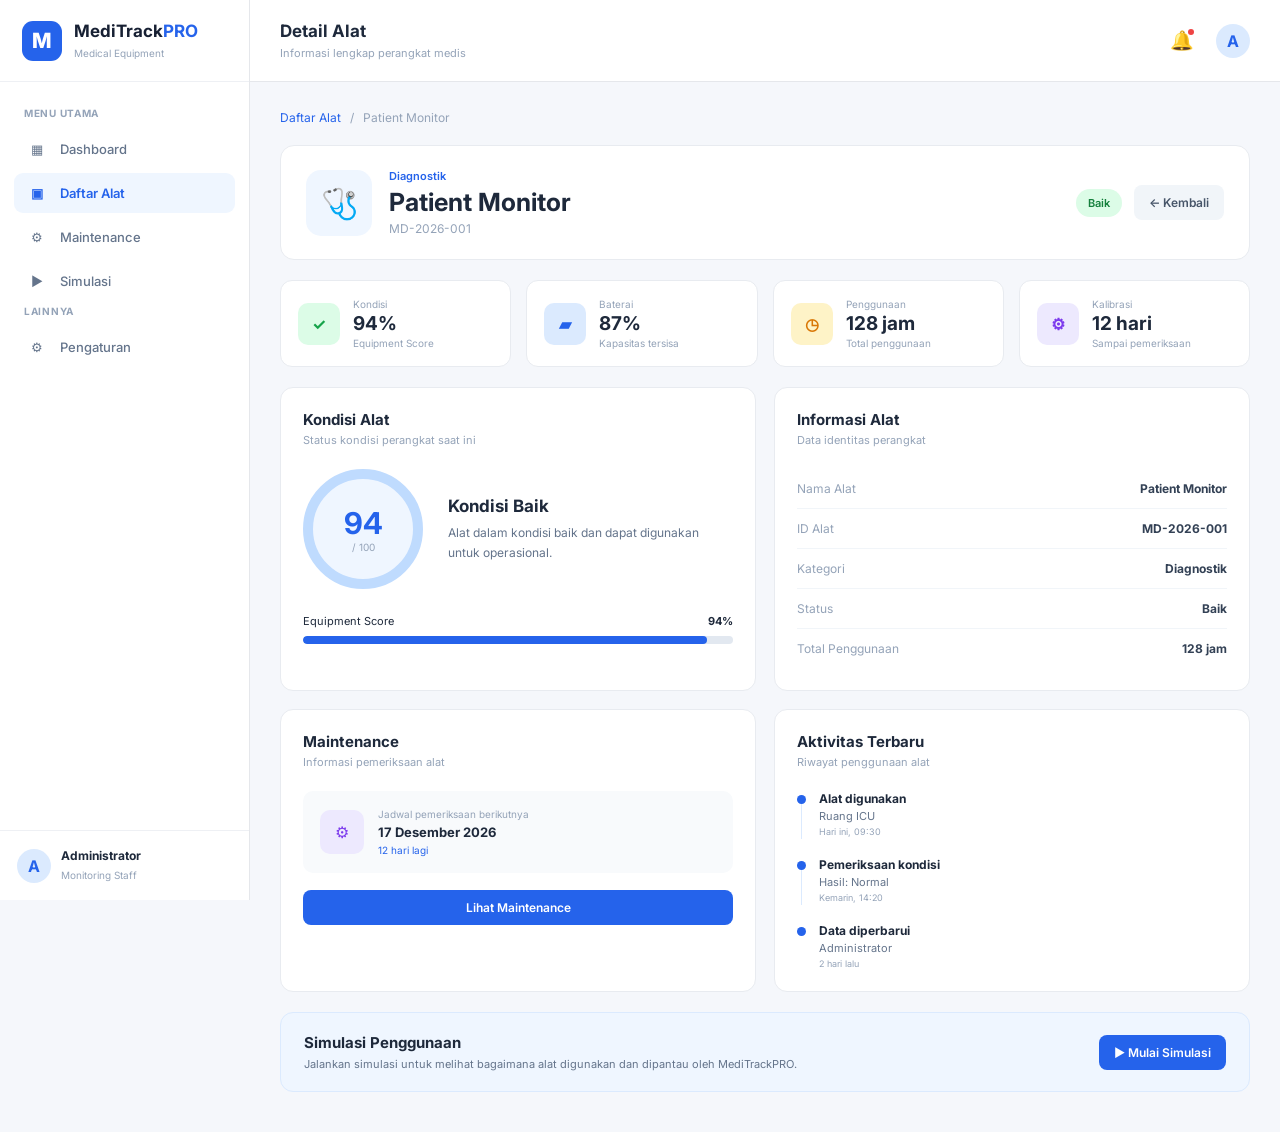
<file: detail.html>
<!DOCTYPE html>
<html lang="id">
<head>
    <meta charset="UTF-8">
    <meta name="viewport" content="width=device-width, initial-scale=1.0">
    <title>Detail Alat | MediTrackPRO</title>

    <link rel="stylesheet" href="detail.css">
</head>
<body>

    <div class="app-layout">

        <!-- SIDEBAR -->
        <aside class="sidebar" id="sidebar">

            <div class="sidebar-header">
                <div class="logo-icon">M</div>
                <div>
                    <h2>MediTrack<span>PRO</span></h2>
                    <small>Medical Equipment</small>
                </div>
            </div>

            <nav class="sidebar-nav">

                <p class="nav-label">MENU UTAMA</p>

                <a href="dashboard.html" class="nav-item">
                    <span>▦</span>
                    Dashboard
                </a>

                <a href="equipment.html" class="nav-item active">
                    <span>▣</span>
                    Daftar Alat
                </a>

                <a href="#" class="nav-item" id="maintenanceLink">
                    <span>⚙</span>
                    Maintenance
                </a>

                <a href="#" class="nav-item" id="simulationLink">
                    <span>▶</span>
                    Simulasi
                </a>

                <p class="nav-label">LAINNYA</p>

                <a href="#" class="nav-item" id="settingsLink">
                    <span>⚙</span>
                    Pengaturan
                </a>

            </nav>

            <div class="sidebar-footer">
                <div class="user-avatar">A</div>
                <div>
                    <strong>Administrator</strong>
                    <small>Monitoring Staff</small>
                </div>
            </div>

        </aside>


        <!-- MAIN CONTENT -->
        <main class="main-content">

            <!-- TOPBAR -->
            <header class="topbar">

                <button class="menu-button" id="menuButton">
                    ☰
                </button>

                <div class="page-title">
                    <span>Detail Alat</span>
                    <small>Informasi lengkap perangkat medis</small>
                </div>

                <div class="topbar-right">
                    <div class="notification">
                        🔔
                        <span class="notification-dot"></span>
                    </div>

                    <div class="top-avatar">A</div>
                </div>

            </header>


            <!-- CONTENT -->
            <section class="content">

                <!-- BREADCRUMB -->
                <div class="breadcrumb">
                    <a href="equipment.html">Daftar Alat</a>
                    <span>/</span>
                    <span id="breadcrumbName">Detail Alat</span>
                </div>


                <!-- EQUIPMENT HEADER -->
                <div class="equipment-header-card">

                    <div class="equipment-main-info">

                        <div class="equipment-icon">
                            🩺
                        </div>

                        <div>
                            <p class="equipment-category" id="equipmentType">
                                Diagnostik
                            </p>

                            <h1 id="equipmentName">
                                Patient Monitor
                            </h1>

                            <p class="equipment-id" id="equipmentId">
                                MD-2026-001
                            </p>
                        </div>

                    </div>

                    <div class="header-actions">

                        <span class="status-badge" id="equipmentStatus">
                            Baik
                        </span>

                        <button class="btn btn-secondary" id="backButton">
                            ← Kembali
                        </button>

                    </div>

                </div>


                <!-- STAT CARDS -->
                <div class="stats-grid">

                    <div class="stat-card">
                        <div class="stat-icon score-icon">✓</div>
                        <div>
                            <span>Kondisi</span>
                            <strong id="scoreValue">94%</strong>
                            <small>Equipment Score</small>
                        </div>
                    </div>

                    <div class="stat-card">
                        <div class="stat-icon battery-icon">▰</div>
                        <div>
                            <span>Baterai</span>
                            <strong id="batteryValue">87%</strong>
                            <small>Kapasitas tersisa</small>
                        </div>
                    </div>

                    <div class="stat-card">
                        <div class="stat-icon usage-icon">◷</div>
                        <div>
                            <span>Penggunaan</span>
                            <strong id="usageValue">128 jam</strong>
                            <small>Total penggunaan</small>
                        </div>
                    </div>

                    <div class="stat-card">
                        <div class="stat-icon calibration-icon">⚙</div>
                        <div>
                            <span>Kalibrasi</span>
                            <strong id="calibrationValue">12 hari</strong>
                            <small>Sampai pemeriksaan</small>
                        </div>
                    </div>

                </div>


                <!-- MAIN GRID -->
                <div class="detail-grid">

                    <!-- CONDITION -->
                    <div class="card condition-card">

                        <div class="card-header">
                            <div>
                                <h2>Kondisi Alat</h2>
                                <p>Status kondisi perangkat saat ini</p>
                            </div>
                        </div>

                        <div class="condition-score">

                            <div class="score-circle" id="scoreCircle">
                                <strong id="circleScore">94</strong>
                                <span>/ 100</span>
                            </div>

                            <div class="condition-description">

                                <h3 id="conditionTitle">
                                    Kondisi Baik
                                </h3>

                                <p id="conditionDescription">
                                    Alat dalam kondisi baik dan dapat digunakan.
                                </p>

                            </div>

                        </div>

                        <div class="progress-section">

                            <div class="progress-label">
                                <span>Equipment Score</span>
                                <strong id="scorePercent">94%</strong>
                            </div>

                            <div class="progress-bar">
                                <div class="progress-fill" id="scoreProgress"></div>
                            </div>

                        </div>

                    </div>


                    <!-- INFORMATION -->
                    <div class="card">

                        <div class="card-header">
                            <div>
                                <h2>Informasi Alat</h2>
                                <p>Data identitas perangkat</p>
                            </div>
                        </div>

                        <div class="info-list">

                            <div class="info-row">
                                <span>Nama Alat</span>
                                <strong id="infoName">Patient Monitor</strong>
                            </div>

                            <div class="info-row">
                                <span>ID Alat</span>
                                <strong id="infoId">MD-2026-001</strong>
                            </div>

                            <div class="info-row">
                                <span>Kategori</span>
                                <strong id="infoCategory">Diagnostik</strong>
                            </div>

                            <div class="info-row">
                                <span>Status</span>
                                <strong id="infoStatus">Baik</strong>
                            </div>

                            <div class="info-row">
                                <span>Total Penggunaan</span>
                                <strong id="infoUsage">128 jam</strong>
                            </div>

                        </div>

                    </div>


                    <!-- MAINTENANCE -->
                    <div class="card">

                        <div class="card-header">
                            <div>
                                <h2>Maintenance</h2>
                                <p>Informasi pemeriksaan alat</p>
                            </div>
                        </div>

                        <div class="maintenance-box">

                            <div class="maintenance-icon">
                                ⚙
                            </div>

                            <div>
                                <span>Jadwal pemeriksaan berikutnya</span>
                                <strong id="maintenanceDate">
                                    16 September 2026
                                </strong>
                                <small id="maintenanceText">
                                    12 hari lagi
                                </small>
                            </div>

                        </div>

                        <button class="btn btn-primary full-width" id="maintenanceButton">
                            Lihat Maintenance
                        </button>

                    </div>


                    <!-- RECENT ACTIVITY -->
                    <div class="card">

                        <div class="card-header">
                            <div>
                                <h2>Aktivitas Terbaru</h2>
                                <p>Riwayat penggunaan alat</p>
                            </div>
                        </div>

                        <div class="activity-list">

                            <div class="activity-item">
                                <div class="activity-dot"></div>

                                <div>
                                    <strong>Alat digunakan</strong>
                                    <span>Ruang ICU</span>
                                    <small>Hari ini, 09:30</small>
                                </div>
                            </div>

                            <div class="activity-item">
                                <div class="activity-dot"></div>

                                <div>
                                    <strong>Pemeriksaan kondisi</strong>
                                    <span>Hasil: Normal</span>
                                    <small>Kemarin, 14:20</small>
                                </div>
                            </div>

                            <div class="activity-item">
                                <div class="activity-dot"></div>

                                <div>
                                    <strong>Data diperbarui</strong>
                                    <span>Administrator</span>
                                    <small>2 hari lalu</small>
                                </div>
                            </div>

                        </div>

                    </div>

                </div>


                <!-- ACTION -->
                <div class="action-card">

                    <div>
                        <h2>Simulasi Penggunaan</h2>
                        <p>
                            Jalankan simulasi untuk melihat bagaimana alat
                            digunakan dan dipantau oleh MediTrackPRO.
                        </p>
                    </div>

                    <button class="btn btn-primary" id="simulationButton">
                        ▶ Mulai Simulasi
                    </button>

                </div>

            </section>

        </main>

    </div>

    <script src="detail.js"></script>

</body>
</html>
</file>
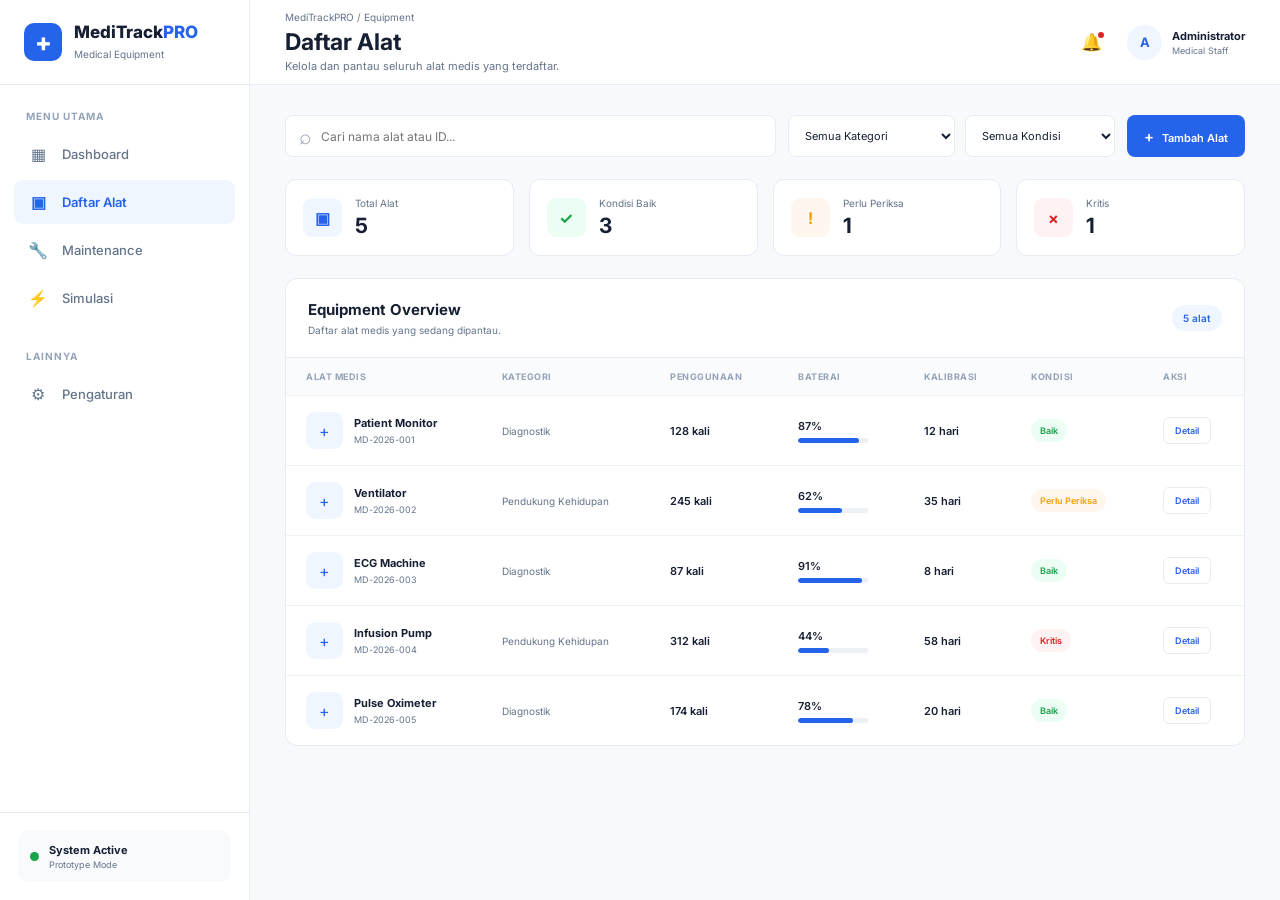
<file: equipment.html>
<!DOCTYPE html>
<html lang="id">
<head>
    <meta charset="UTF-8">
    <meta name="viewport" content="width=device-width, initial-scale=1.0">

    <title>MediTrackPRO | Daftar Alat</title>

    <link rel="stylesheet" href="equipment.css">

    <!-- Google Font -->
    <link rel="preconnect" href="https://fonts.googleapis.com">
    <link rel="preconnect" href="https://fonts.gstatic.com" crossorigin>
    <link href="https://fonts.googleapis.com/css2?family=Inter:wght@400;500;600;700;800&display=swap" rel="stylesheet">
</head>

<body>

    <!-- ================= SIDEBAR ================= -->
    <aside class="sidebar" id="sidebar">

        <div class="sidebar-logo">
            <div class="logo-icon">+</div>
            <div>
                <strong>MediTrack<span>PRO</span></strong>
                <small>Medical Equipment</small>
            </div>
        </div>

        <nav class="sidebar-nav">

            <div class="nav-section">
                <span class="nav-title">MENU UTAMA</span>

                <a href="dashboard.html" class="nav-item">
                    <span class="nav-icon">▦</span>
                    <span>Dashboard</span>
                </a>

                <a href="equipment.html" class="nav-item active">
                    <span class="nav-icon">▣</span>
                    <span>Daftar Alat</span>
                </a>

                <a href="#" class="nav-item" id="maintenanceLink">
                    <span class="nav-icon">🔧</span>
                    <span>Maintenance</span>
                </a>

                <a href="#" class="nav-item" id="simulationLink">
                    <span class="nav-icon">⚡</span>
                    <span>Simulasi</span>
                </a>
            </div>

            <div class="nav-section">
                <span class="nav-title">LAINNYA</span>

                <a href="#" class="nav-item" id="settingsLink">
                    <span class="nav-icon">⚙</span>
                    <span>Pengaturan</span>
                </a>
            </div>

        </nav>

        <div class="sidebar-footer">
            <div class="system-status">
                <span class="status-dot"></span>
                <div>
                    <strong>System Active</strong>
                    <small>Prototype Mode</small>
                </div>
            </div>
        </div>

    </aside>


    <!-- ================= MAIN ================= -->
    <main class="main-content">

        <!-- TOPBAR -->
        <header class="topbar">

            <button class="mobile-menu" id="mobileMenu">
                ☰
            </button>

            <div class="page-heading">
                <span class="breadcrumb">MediTrackPRO / Equipment</span>
                <h1>Daftar Alat</h1>
                <p>Kelola dan pantau seluruh alat medis yang terdaftar.</p>
            </div>

            <div class="topbar-actions">

                <div class="notification">
                    <span>🔔</span>
                    <i></i>
                </div>

                <div class="profile">
                    <div class="profile-avatar">A</div>

                    <div class="profile-info">
                        <strong>Administrator</strong>
                        <small>Medical Staff</small>
                    </div>
                </div>

            </div>

        </header>


        <!-- ================= CONTENT ================= -->
        <section class="content">

            <!-- TOOLBAR -->
            <div class="equipment-toolbar">

                <div class="search-box">
                    <span>⌕</span>
                    <input
                        type="text"
                        id="searchInput"
                        placeholder="Cari nama alat atau ID..."
                    >
                </div>

                <div class="filter-group">

                    <select id="categoryFilter">
                        <option value="all">Semua Kategori</option>
                        <option value="Diagnostik">Diagnostik</option>
                        <option value="Pendukung Kehidupan">
                            Pendukung Kehidupan
                        </option>
                    </select>

                    <select id="statusFilter">
                        <option value="all">Semua Kondisi</option>
                        <option value="Baik">Baik</option>
                        <option value="Perlu Periksa">Perlu Periksa</option>
                        <option value="Kritis">Kritis</option>
                    </select>

                </div>

                <button class="add-button" id="addEquipment">
                    <span>+</span>
                    Tambah Alat
                </button>

            </div>


            <!-- SUMMARY -->
            <div class="summary-grid">

                <div class="summary-card">
                    <div class="summary-icon blue">▣</div>
                    <div>
                        <span>Total Alat</span>
                        <strong id="totalEquipment">0</strong>
                    </div>
                </div>

                <div class="summary-card">
                    <div class="summary-icon green">✓</div>
                    <div>
                        <span>Kondisi Baik</span>
                        <strong id="goodEquipment">0</strong>
                    </div>
                </div>

                <div class="summary-card">
                    <div class="summary-icon orange">!</div>
                    <div>
                        <span>Perlu Periksa</span>
                        <strong id="checkEquipment">0</strong>
                    </div>
                </div>

                <div class="summary-card">
                    <div class="summary-icon red">×</div>
                    <div>
                        <span>Kritis</span>
                        <strong id="criticalEquipment">0</strong>
                    </div>
                </div>

            </div>


            <!-- TABLE CARD -->
            <div class="equipment-container">

                <div class="container-header">

                    <div>
                        <h2>Equipment Overview</h2>
                        <p>Daftar alat medis yang sedang dipantau.</p>
                    </div>

                    <span class="equipment-count" id="equipmentCount">
                        0 alat
                    </span>

                </div>


                <div class="table-wrapper">

                    <table>

                        <thead>
                            <tr>
                                <th>ALAT MEDIS</th>
                                <th>KATEGORI</th>
                                <th>PENGGUNAAN</th>
                                <th>BATERAI</th>
                                <th>KALIBRASI</th>
                                <th>KONDISI</th>
                                <th>AKSI</th>
                            </tr>
                        </thead>

                        <tbody id="equipmentTable">
                            <!-- Data dari JavaScript -->
                        </tbody>

                    </table>

                </div>


                <!-- EMPTY STATE -->
                <div class="empty-state" id="emptyState">

                    <div class="empty-icon">⌕</div>

                    <h3>Alat tidak ditemukan</h3>

                    <p>
                        Tidak ada alat yang sesuai dengan pencarian
                        atau filter yang dipilih.
                    </p>

                    <button id="resetFilter">
                        Reset Filter
                    </button>

                </div>

            </div>

        </section>

    </main>


    <script src="equipment.js"></script>

</body>
</html>
</file>
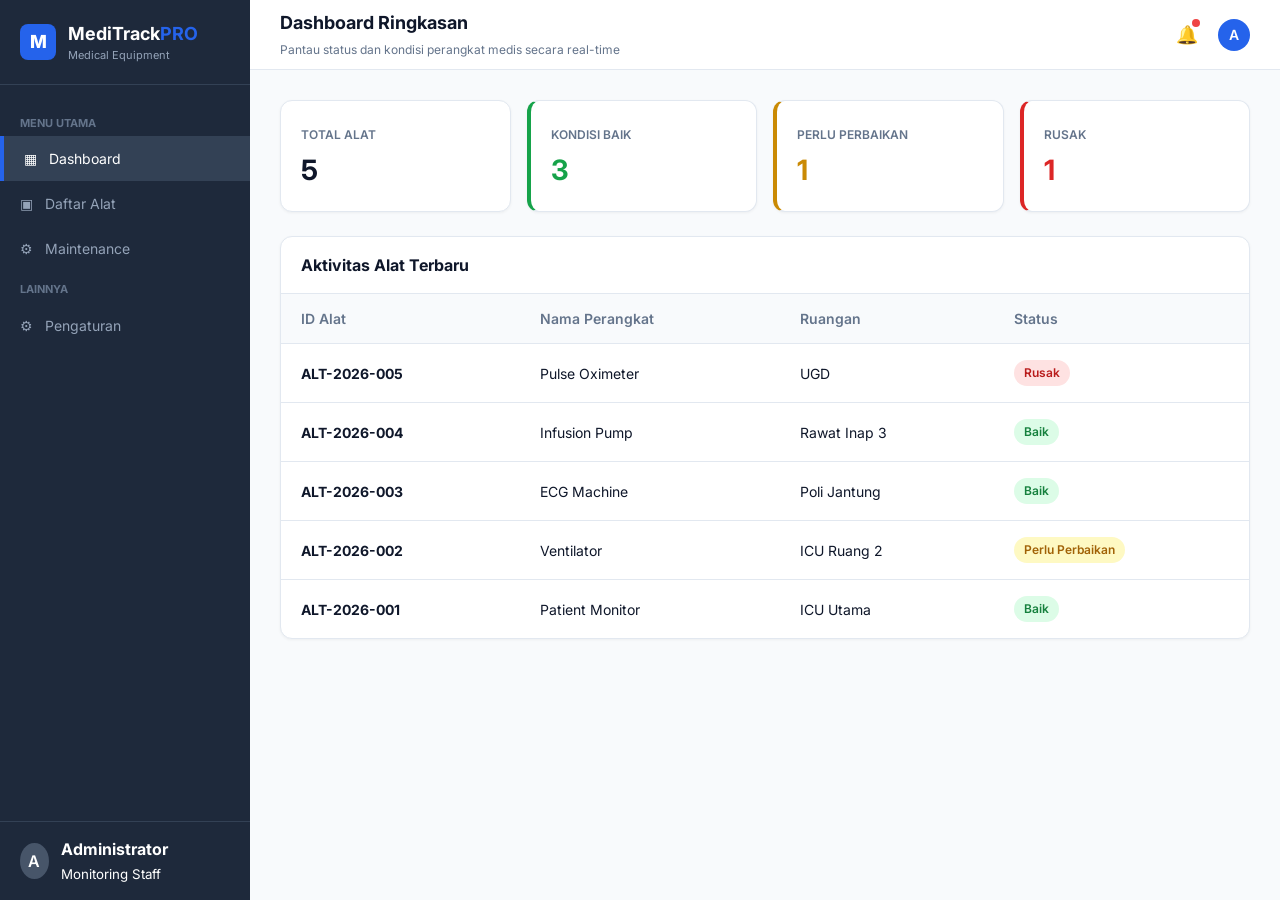
<file: html/dashboard.html>
<!DOCTYPE html>
<html lang="id">
<head>
    <meta charset="UTF-8">
    <meta name="viewport" content="width=device-width, initial-scale=1.0">
    <title>Dashboard | MediTrackPRO</title>
    <link rel="stylesheet" href="../css/global.css">
    <link rel="preconnect" href="https://fonts.googleapis.com">
    <link rel="preconnect" href="https://fonts.gstatic.com" crossorigin>
    <link href="https://fonts.googleapis.com/css2?family=Inter:wght@400;500;600;700;800&display=swap" rel="stylesheet">
</head>
<body>

<div class="app-layout">

    <!-- SIDEBAR -->
    <aside class="sidebar" id="sidebar">
        <div class="sidebar-header">
            <div class="logo-icon">M</div>
            <div>
                <h2>MediTrack<span>PRO</span></h2>
                <small>Medical Equipment</small>
            </div>
        </div>

        <nav class="sidebar-nav">
            <p class="nav-label">MENU UTAMA</p>
            <a href="dashboard.html" class="nav-item active"><span>▦</span> Dashboard</a>
            <a href="equipment.html" class="nav-item"><span>▣</span> Daftar Alat</a>
            <a href="maintenance.html" class="nav-item"><span>⚙</span> Maintenance</a>

            <p class="nav-label">LAINNYA</p>
            <a href="setting.html" class="nav-item" id="settingsLink"><span>⚙</span> Pengaturan</a>
        </nav>

        <div class="sidebar-footer">
            <div class="user-avatar" id="sidebarAvatar">A</div>
            <div>
                <strong id="sidebarName">Administrator</strong>
                <small id="sidebarRole">Monitoring Staff</small>
            </div>
        </div>
    </aside>

    <!-- MAIN CONTENT -->
    <main class="main-content">

        <!-- TOPBAR -->
        <header class="topbar">
            <button class="menu-button" id="menuButton">☰</button>
            <div class="page-title">
                <span>Dashboard Ringkasan</span>
                <small>Pantau status dan kondisi perangkat medis secara real-time</small>
            </div>
            <div class="topbar-right">
                <div class="notification">🔔<span class="notification-dot"></span></div>
                <div class="top-avatar" id="topAvatar">A</div>
            </div>
        </header>

        <!-- CONTENT -->
        <section class="content">

            <!-- STATISTIC CARDS -->
            <div style="display: grid; grid-template-columns: repeat(auto-fit, minmax(220px, 1fr)); gap: 16px; margin-bottom: 24px;">
                <div class="card" style="padding: 20px;">
                    <small style="color: var(--text-secondary); font-size: 12px; font-weight: 600;">TOTAL ALAT</small>
                    <strong id="dashTotal" style="font-size: 28px; display: block; margin-top: 4px; color: var(--text-primary);">0</strong>
                </div>
                <div class="card" style="padding: 20px; border-left: 4px solid #16a34a;">
                    <small style="color: var(--text-secondary); font-size: 12px; font-weight: 600;">KONDISI BAIK</small>
                    <strong id="dashGood" style="font-size: 28px; display: block; margin-top: 4px; color: #16a34a;">0</strong>
                </div>
                <div class="card" style="padding: 20px; border-left: 4px solid #ca8a04;">
                    <small style="color: var(--text-secondary); font-size: 12px; font-weight: 600;">PERLU PERBAIKAN</small>
                    <strong id="dashWarn" style="font-size: 28px; display: block; margin-top: 4px; color: #ca8a04;">0</strong>
                </div>
                <div class="card" style="padding: 20px; border-left: 4px solid #dc2626;">
                    <small style="color: var(--text-secondary); font-size: 12px; font-weight: 600;">RUSAK</small>
                    <strong id="dashDanger" style="font-size: 28px; display: block; margin-top: 4px; color: #dc2626;">0</strong>
                </div>
            </div>

            <!-- TABEL RINGKASAN TERBARU -->
            <div class="card table-card">
                <div style="padding: 16px 20px; border-bottom: 1px solid var(--border-color);">
                    <h3 style="font-size: 16px;">Aktivitas Alat Terbaru</h3>
                </div>
                <div class="table-responsive">
                    <table class="data-table">
                        <thead>
                            <tr>
                                <th>ID Alat</th>
                                <th>Nama Perangkat</th>
                                <th>Ruangan</th>
                                <th>Status</th>
                            </tr>
                        </thead>
                        <tbody id="dashboardTableBody">
                            <!-- Di-render via JavaScript -->
                        </tbody>
                    </table>
                </div>
            </div>

        </section>

    </main>

</div>

<script src="../js/dashboard.js"></script>
</body>
</html>
</file>
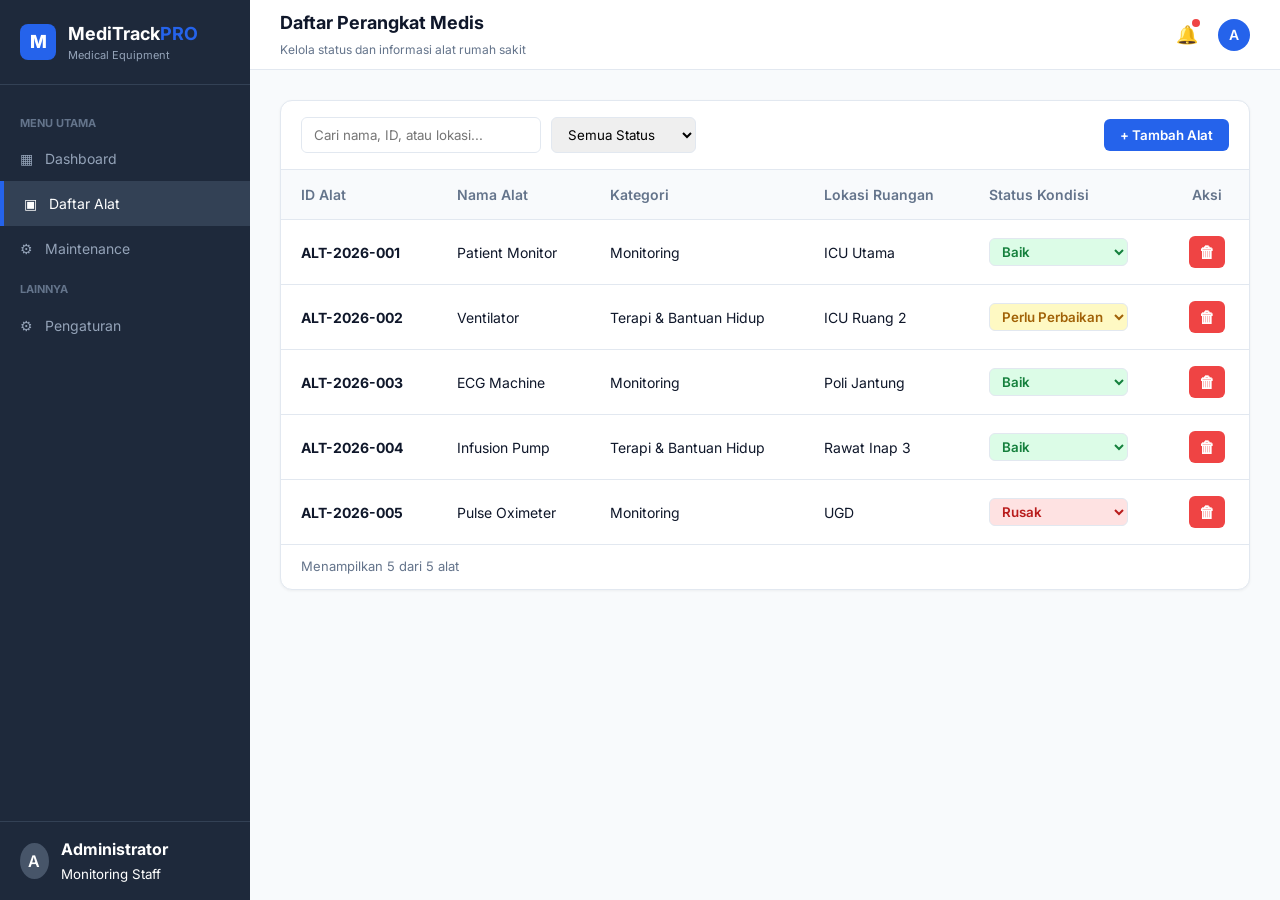
<file: html/equipment.html>
<!DOCTYPE html>
<html lang="id">
<head>
    <meta charset="UTF-8">
    <meta name="viewport" content="width=device-width, initial-scale=1.0">
    <title>Daftar Alat | MediTrackPRO</title>
    <link rel="stylesheet" href="../css/global.css">
    <link rel="preconnect" href="https://fonts.googleapis.com">
    <link rel="preconnect" href="https://fonts.gstatic.com" crossorigin>
    <link href="https://fonts.googleapis.com/css2?family=Inter:wght@400;500;600;700;800&display=swap" rel="stylesheet">
</head>
<body>

<div class="app-layout">
    <!-- SIDEBAR -->
    <aside class="sidebar" id="sidebar">
        <div class="sidebar-header">
            <div class="logo-icon">M</div>
            <div>
                <h2>MediTrack<span>PRO</span></h2>
                <small>Medical Equipment</small>
            </div>
        </div>

        <nav class="sidebar-nav">
            <p class="nav-label">MENU UTAMA</p>
            <a href="dashboard.html" class="nav-item"><span>▦</span> Dashboard</a>
            <a href="equipment.html" class="nav-item active"><span>▣</span> Daftar Alat</a>
            <a href="maintenance.html" class="nav-item"><span>⚙</span> Maintenance</a>

            <p class="nav-label">LAINNYA</p>
            <a href="setting.html" class="nav-item"><span>⚙</span> Pengaturan</a>
        </nav>

        <div class="sidebar-footer">
            <div class="user-avatar" id="sidebarAvatar">A</div>
            <div>
                <strong id="sidebarName">Administrator</strong>
                <small id="sidebarRole">Monitoring Staff</small>
            </div>
        </div>
    </aside>

    <!-- MAIN CONTENT -->
    <main class="main-content">
        <!-- TOPBAR -->
        <header class="topbar">
            <button class="menu-button" id="menuButton">☰</button>
            <div class="page-title">
                <span>Daftar Perangkat Medis</span>
                <small>Kelola status dan informasi alat rumah sakit</small>
            </div>
            <div class="topbar-right">
                <div class="notification">🔔<span class="notification-dot"></span></div>
                <div class="top-avatar" id="topAvatar">A</div>
            </div>
        </header>

        <!-- CONTENT -->
        <section class="content">
            <div class="card table-card">
                <div style="padding: 16px 20px; display: flex; justify-content: space-between; align-items: center; flex-wrap: wrap; gap: 12px; border-bottom: 1px solid var(--border-color);">
                    <div style="display: flex; gap: 10px; flex-wrap: wrap; flex: 1;">
                        <input type="text" id="searchInput" placeholder="Cari nama, ID, atau lokasi..." style="padding: 8px 12px; border: 1px solid var(--border-color); border-radius: 6px; outline: none; width: 240px;">
                        <select id="statusFilter" style="padding: 8px 12px; border: 1px solid var(--border-color); border-radius: 6px; outline: none;">
                            <option value="ALL">Semua Status</option>
                            <option value="Baik">Baik</option>
                            <option value="Perlu Perbaikan">Perlu Perbaikan</option>
                            <option value="Rusak">Rusak</option>
                        </select>
                    </div>
                    <button id="addEquipmentBtn" class="btn-primary" style="padding: 8px 16px; background: var(--primary-color); color: white; border: none; border-radius: 6px; font-weight: 600; cursor: pointer;">+ Tambah Alat</button>
                </div>

                <div class="table-responsive">
                    <table class="data-table">
                        <thead>
                            <tr>
                                <th>ID Alat</th>
                                <th>Nama Alat</th>
                                <th>Kategori</th>
                                <th>Lokasi Ruangan</th>
                                <th>Status Kondisi</th>
                                <th style="text-align: center;">Aksi</th>
                            </tr>
                        </thead>
                        <tbody id="equipmentTableBody">
                            <!-- Di-render via JavaScript -->
                        </tbody>
                    </table>
                </div>

                <div style="padding: 12px 20px; color: #64748b; font-size: 13px; border-top: 1px solid var(--border-color);" id="tableInfo">
                    Menampilkan data...
                </div>
            </div>
        </section>
    </main>
</div>

<!-- MODAL TAMBAH ALAT BARU -->
<div id="equipmentModal" class="modal-backdrop" style="display: none; position: fixed; inset: 0; background: rgba(0,0,0,0.5); z-index: 1000; align-items: center; justify-content: center;">
    <div class="modal-card" style="background: white; border-radius: 12px; width: 100%; max-width: 480px; padding: 24px; box-shadow: 0 20px 25px -5px rgba(0,0,0,0.1);">
        <div style="display: flex; justify-content: space-between; align-items: center; margin-bottom: 16px;">
            <h3 style="margin: 0; font-size: 18px;">➕ Tambah Perangkat Medis</h3>
            <button id="closeModalBtn" style="background: none; border: none; font-size: 20px; cursor: pointer;">&times;</button>
        </div>
        <form id="equipmentForm">
            <div style="margin-bottom: 12px;">
                <label style="display: block; font-size: 12px; font-weight: 600; margin-bottom: 4px;">Nama Perangkat</label>
                <input type="text" id="inputName" required placeholder="Contoh: Defibrillator" style="width: 100%; padding: 8px 12px; border: 1px solid var(--border-color); border-radius: 6px; outline: none;">
            </div>
            <div style="margin-bottom: 12px;">
                <label style="display: block; font-size: 12px; font-weight: 600; margin-bottom: 4px;">Kategori Perangkat</label>
                <select id="inputCategory" style="width: 100%; padding: 8px 12px; border: 1px solid var(--border-color); border-radius: 6px; outline: none;">
                    <option value="Monitoring">Monitoring</option>
                    <option value="Terapi & Bantuan Hidup">Terapi & Bantuan Hidup</option>
                    <option value="Diagnostik">Diagnostik</option>
                    <option value="Laboratorium">Laboratorium</option>
                </select>
            </div>
            <div style="margin-bottom: 12px;">
                <label style="display: block; font-size: 12px; font-weight: 600; margin-bottom: 4px;">Lokasi Ruangan</label>
                <input type="text" id="inputRoom" required placeholder="Contoh: ICU Utama / UGD" style="width: 100%; padding: 8px 12px; border: 1px solid var(--border-color); border-radius: 6px; outline: none;">
            </div>
            <div style="margin-bottom: 20px;">
                <label style="display: block; font-size: 12px; font-weight: 600; margin-bottom: 4px;">Status Kondisi</label>
                <select id="inputStatus" style="width: 100%; padding: 8px 12px; border: 1px solid var(--border-color); border-radius: 6px; outline: none;">
                    <option value="Baik">Baik</option>
                    <option value="Perlu Perbaikan">Perlu Perbaikan</option>
                    <option value="Rusak">Rusak</option>
                </select>
            </div>
            <div style="display: flex; justify-content: flex-end; gap: 8px;">
                <button type="button" id="cancelModalBtn" style="padding: 8px 16px; border: 1px solid var(--border-color); background: white; border-radius: 6px; cursor: pointer;">Batal</button>
                <button type="submit" style="padding: 8px 16px; background: var(--primary-color); color: white; border: none; border-radius: 6px; font-weight: 600; cursor: pointer;">Simpan Perangkat</button>
            </div>
        </form>
    </div>
</div>

<!-- MODAL POP-UP TIKET MAINTENANCE OTOMATIS -->
<div id="maintenanceTicketModal" class="modal-backdrop" style="display: none; position: fixed; inset: 0; background: rgba(0,0,0,0.5); z-index: 1000; align-items: center; justify-content: center;">
    <div class="modal-card" style="background: white; border-radius: 12px; width: 100%; max-width: 480px; padding: 24px; box-shadow: 0 20px 25px -5px rgba(0,0,0,0.1);">
        <div style="display: flex; justify-content: space-between; align-items: center; margin-bottom: 16px;">
            <h3 style="margin: 0; font-size: 18px;">🛠️ Buat Tiket Maintenance</h3>
            <button id="closeMntModalBtn" style="background: none; border: none; font-size: 20px; cursor: pointer;">&times;</button>
        </div>
        <p style="font-size: 13px; color: #64748b; margin-bottom: 16px;">
            Status alat diubah. Silakan lengkapi detail masalah di bawah untuk dikirim ke tim Maintenance.
        </p>
        <form id="maintenanceTicketForm">
            <input type="hidden" id="mntEqId">
            <div style="margin-bottom: 12px;">
                <label style="display: block; font-size: 12px; font-weight: 600; margin-bottom: 4px;">Perangkat Medis</label>
                <input type="text" id="mntEqName" readonly style="width: 100%; padding: 8px 12px; background: #f8fafc; border: 1px solid var(--border-color); border-radius: 6px;">
            </div>
            <div style="margin-bottom: 12px;">
                <label style="display: block; font-size: 12px; font-weight: 600; margin-bottom: 4px;">Lokasi Ruangan</label>
                <input type="text" id="mntEqRoom" readonly style="width: 100%; padding: 8px 12px; background: #f8fafc; border: 1px solid var(--border-color); border-radius: 6px;">
            </div>
            <div style="margin-bottom: 12px;">
                <label style="display: block; font-size: 12px; font-weight: 600; margin-bottom: 4px;">Tingkat Prioritas</label>
                <select id="mntPriority" style="width: 100%; padding: 8px 12px; border: 1px solid var(--border-color); border-radius: 6px; outline: none;">
                    <option value="Sedang">Sedang</option>
                    <option value="Tinggi">Tinggi</option>
                    <option value="Darurat">Darurat</option>
                </select>
            </div>
            <div style="margin-bottom: 20px;">
                <label style="display: block; font-size: 12px; font-weight: 600; margin-bottom: 4px;">Deskripsi / Keluhan Kerusakan</label>
                <textarea id="mntIssue" required rows="3" placeholder="Contoh: Baterai cepat habis, layar sering flickering..." style="width: 100%; padding: 8px 12px; border: 1px solid var(--border-color); border-radius: 6px; outline: none; resize: vertical;"></textarea>
            </div>
            <div style="display: flex; justify-content: flex-end; gap: 8px;">
                <button type="button" id="cancelMntModalBtn" style="padding: 8px 16px; border: 1px solid var(--border-color); background: white; border-radius: 6px; cursor: pointer;">Batal</button>
                <button type="submit" style="padding: 8px 16px; background: var(--primary-color); color: white; border: none; border-radius: 6px; font-weight: 600; cursor: pointer;">Kirim Ke Maintenance</button>
            </div>
        </form>
    </div>
</div>

<script src="../js/equipment.js"></script>
</body>
</html>
</file>
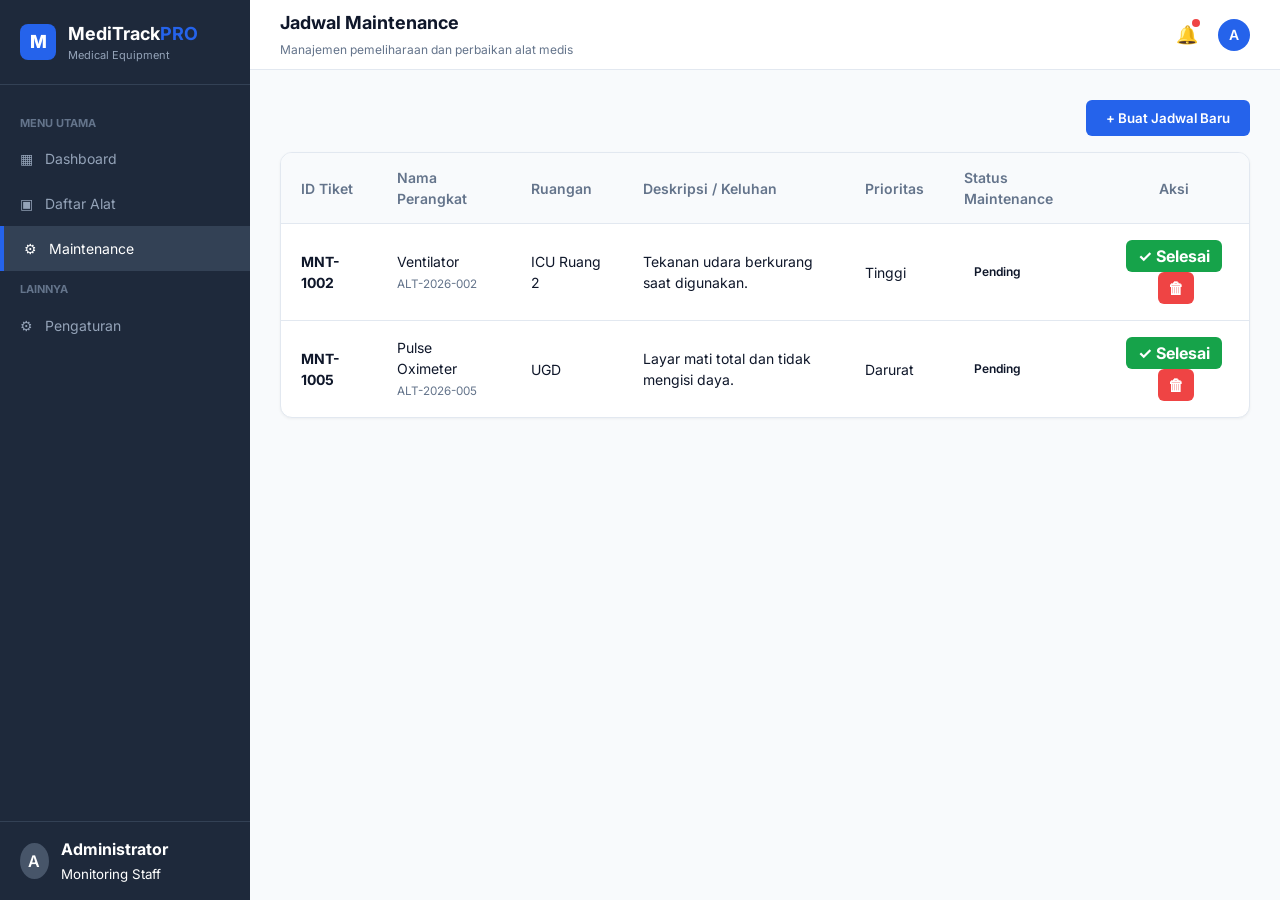
<file: html/maintenance.html>
<!DOCTYPE html>
<html lang="id">
<head>
    <meta charset="UTF-8">
    <meta name="viewport" content="width=device-width, initial-scale=1.0">
    <title>Maintenance | MediTrackPRO</title>
    <link rel="stylesheet" href="../css/global.css">
    <link rel="preconnect" href="https://fonts.googleapis.com">
    <link rel="preconnect" href="https://fonts.gstatic.com" crossorigin>
    <link href="https://fonts.googleapis.com/css2?family=Inter:wght@400;500;600;700;800&display=swap" rel="stylesheet">
</head>
<body>

<div class="app-layout">
    <!-- SIDEBAR -->
    <aside class="sidebar" id="sidebar">
        <div class="sidebar-header">
            <div class="logo-icon">M</div>
            <div>
                <h2>MediTrack<span>PRO</span></h2>
                <small>Medical Equipment</small>
            </div>
        </div>

        <nav class="sidebar-nav">
            <p class="nav-label">MENU UTAMA</p>
            <a href="dashboard.html" class="nav-item"><span>▦</span> Dashboard</a>
            <a href="equipment.html" class="nav-item"><span>▣</span> Daftar Alat</a>
            <a href="maintenance.html" class="nav-item active"><span>⚙</span> Maintenance</a>

            <p class="nav-label">LAINNYA</p>
            <a href="setting.html" class="nav-item"><span>⚙</span> Pengaturan</a>
        </nav>

        <div class="sidebar-footer">
            <div class="user-avatar" id="sidebarAvatar">A</div>
            <div>
                <strong id="sidebarName">Administrator</strong>
                <small id="sidebarRole">Monitoring Staff</small>
            </div>
        </div>
    </aside>

    <!-- MAIN CONTENT -->
    <main class="main-content">
        <!-- TOPBAR -->
        <header class="topbar">
            <button class="menu-button" id="menuButton">☰</button>
            <div class="page-title">
                <span>Jadwal Maintenance</span>
                <small>Manajemen pemeliharaan dan perbaikan alat medis</small>
            </div>
            <div class="topbar-right">
                <div class="notification">🔔<span class="notification-dot"></span></div>
                <div class="top-avatar" id="topAvatar">A</div>
            </div>
        </header>

        <!-- CONTENT -->
        <section class="content">
            <div style="display: flex; justify-content: flex-end; margin-bottom: 16px;">
                <button id="addMaintenanceBtn" class="btn-primary" style="padding: 10px 20px; background: #2563eb; color: white; border: none; border-radius: 6px; font-weight: 600; cursor: pointer;">+ Buat Jadwal Baru</button>
            </div>

            <div class="card table-card">
                <div class="table-responsive">
                    <table class="data-table">
                        <thead>
                            <tr>
                                <th>ID Tiket</th>
                                <th>Nama Perangkat</th>
                                <th>Ruangan</th>
                                <th>Deskripsi / Keluhan</th>
                                <th>Prioritas</th>
                                <th>Status Maintenance</th>
                                <th style="text-align: center;">Aksi</th>
                            </tr>
                        </thead>
                        <tbody id="maintenanceTableBody">
                            <!-- Di-render via JavaScript -->
                        </tbody>
                    </table>
                </div>
            </div>
        </section>
    </main>
</div>

<!-- MODAL TAMBAH JADWAL MAINTENANCE MANUAL -->
<div id="maintenanceModal" class="modal-backdrop" style="display: none; position: fixed; inset: 0; background: rgba(0,0,0,0.5); z-index: 1000; align-items: center; justify-content: center;">
    <div class="modal-card" style="background: white; border-radius: 12px; width: 100%; max-width: 480px; padding: 24px; box-shadow: 0 20px 25px -5px rgba(0,0,0,0.1);">
        <div style="display: flex; justify-content: space-between; align-items: center; margin-bottom: 16px;">
            <h3 style="margin: 0; font-size: 18px;">🛠️ Tambah Jadwal Maintenance</h3>
            <button id="closeMntModalBtn" style="background: none; border: none; font-size: 20px; cursor: pointer;">&times;</button>
        </div>
        <form id="addMaintenanceForm">
            <div style="margin-bottom: 12px;">
                <label style="display: block; font-size: 12px; font-weight: 600; margin-bottom: 4px;">Pilih Perangkat Medis</label>
                <select id="selectEquipment" required style="width: 100%; padding: 8px 12px; border: 1px solid var(--border-color); border-radius: 6px; outline: none;">
                    <!-- Opsi alat di-render otomatis via JS -->
                </select>
            </div>
            <div style="margin-bottom: 12px;">
                <label style="display: block; font-size: 12px; font-weight: 600; margin-bottom: 4px;">Tingkat Prioritas</label>
                <select id="inputPriority" style="width: 100%; padding: 8px 12px; border: 1px solid var(--border-color); border-radius: 6px; outline: none;">
                    <option value="Sedang">Sedang</option>
                    <option value="Tinggi">Tinggi</option>
                    <option value="Darurat">Darurat</option>
                </select>
            </div>
            <div style="margin-bottom: 20px;">
                <label style="display: block; font-size: 12px; font-weight: 600; margin-bottom: 4px;">Deskripsi / Keluhan Perbaikan</label>
                <textarea id="inputIssue" required rows="3" placeholder="Contoh: Kalibrasi berkala / pembersihan unit" style="width: 100%; padding: 8px 12px; border: 1px solid var(--border-color); border-radius: 6px; outline: none; resize: vertical;"></textarea>
            </div>
            <div style="display: flex; justify-content: flex-end; gap: 8px;">
                <button type="button" id="cancelMntModalBtn" style="padding: 8px 16px; border: 1px solid var(--border-color); background: white; border-radius: 6px; cursor: pointer;">Batal</button>
                <button type="submit" style="padding: 8px 16px; background: #2563eb; color: white; border: none; border-radius: 6px; font-weight: 600; cursor: pointer;">Simpan Jadwal</button>
            </div>
        </form>
    </div>
</div>

<script src="../js/maintenance.js"></script>
</body>
</html>
</file>
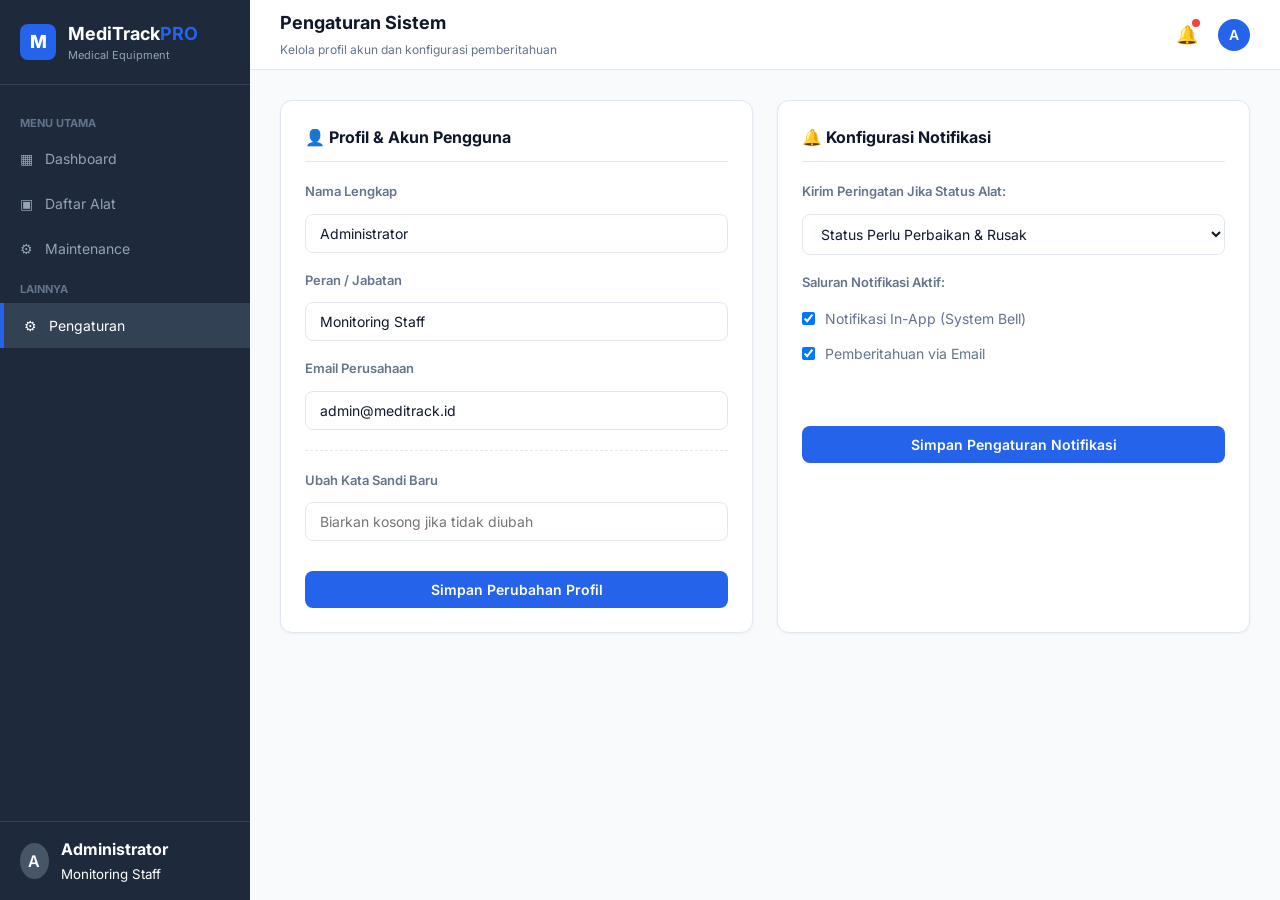
<file: html/setting.html>
<!DOCTYPE html>
<html lang="id">
<head>
    <meta charset="UTF-8">
    <meta name="viewport" content="width=device-width, initial-scale=1.0">
    <title>Pengaturan | MediTrackPRO</title>
    <link rel="stylesheet" href="../css/global.css">
    <link rel="preconnect" href="https://fonts.googleapis.com">
    <link rel="preconnect" href="https://fonts.gstatic.com" crossorigin>
    <link href="https://fonts.googleapis.com/css2?family=Inter:wght@400;500;600;700;800&display=swap" rel="stylesheet">
</head>
<body>

<div class="app-layout">

    <!-- SIDEBAR -->
    <aside class="sidebar" id="sidebar">
        <div class="sidebar-header">
            <div class="logo-icon">M</div>
            <div>
                <h2>MediTrack<span>PRO</span></h2>
                <small>Medical Equipment</small>
            </div>
        </div>

        <nav class="sidebar-nav">
            <p class="nav-label">MENU UTAMA</p>
            <a href="dashboard.html" class="nav-item"><span>▦</span> Dashboard</a>
            <a href="equipment.html" class="nav-item"><span>▣</span> Daftar Alat</a>
            <a href="maintenance.html" class="nav-item"><span>⚙</span> Maintenance</a>

            <p class="nav-label">LAINNYA</p>
            <a href="setting.html" class="nav-item active"><span>⚙</span> Pengaturan</a>
        </nav>

        <div class="sidebar-footer">
            <div class="user-avatar" id="sidebarAvatar">A</div>
            <div>
                <strong id="sidebarName">Administrator</strong>
                <small id="sidebarRole">Monitoring Staff</small>
            </div>
        </div>
    </aside>

    <!-- MAIN CONTENT -->
    <main class="main-content">

        <!-- TOPBAR -->
        <header class="topbar">
            <button class="menu-button" id="menuButton">☰</button>
            <div class="page-title">
                <span>Pengaturan Sistem</span>
                <small>Kelola profil akun dan konfigurasi pemberitahuan</small>
            </div>
            <div class="topbar-right">
                <div class="notification">🔔<span class="notification-dot"></span></div>
                <div class="top-avatar" id="topAvatar">A</div>
            </div>
        </header>

        <!-- CONTENT -->
        <section class="content">

            <div style="display: grid; grid-template-columns: repeat(auto-fit, minmax(320px, 1fr)); gap: 24px;">

                <!-- FITUR 1: PROFIL & AKUN PENGGUNA -->
                <div class="card" style="padding: 24px;">
                    <h3 style="font-size: 16px; margin-bottom: 20px; border-bottom: 1px solid var(--border-color, #e2e8f0); padding-bottom: 12px;">
                        👤 Profil & Akun Pengguna
                    </h3>
                    <form id="profileForm">
                        <div class="form-group">
                            <label for="userName">Nama Lengkap</label>
                            <input type="text" id="userName" value="Administrator" required>
                        </div>
                        <div class="form-group">
                            <label for="userRole">Peran / Jabatan</label>
                            <input type="text" id="userRole" value="Monitoring Staff" required>
                        </div>
                        <div class="form-group">
                            <label for="userEmail">Email Perusahaan</label>
                            <input type="email" id="userEmail" value="admin@meditrack.id" required>
                        </div>
                        <hr style="border: none; border-top: 1px dashed var(--border-color, #e2e8f0); margin: 20px 0;">
                        <div class="form-group">
                            <label for="newPassword">Ubah Kata Sandi Baru</label>
                            <input type="password" id="newPassword" placeholder="Biarkan kosong jika tidak diubah">
                        </div>
                        <button type="submit" class="btn btn-primary" style="width: 100%; margin-top: 12px;">
                            Simpan Perubahan Profil
                        </button>
                    </form>
                </div>

                <!-- FITUR 2: KONFIGURASI NOTIFIKASI -->
                <div class="card" style="padding: 24px;">
                    <h3 style="font-size: 16px; margin-bottom: 20px; border-bottom: 1px solid var(--border-color, #e2e8f0); padding-bottom: 12px;">
                        🔔 Konfigurasi Notifikasi
                    </h3>
                    <form id="notificationForm">
                        <div class="form-group">
                            <label for="alertThreshold">Kirim Peringatan Jika Status Alat:</label>
                            <select id="alertThreshold">
                                <option value="Rusak">Hanya Status Rusak (Kritis)</option>
                                <option value="Perlu Perbaikan">Status Perlu Perbaikan & Rusak</option>
                                <option value="Semua">Semua Perubahan Status Alat</option>
                            </select>
                        </div>

                        <div class="form-group" style="margin-top: 16px;">
                            <label style="margin-bottom: 10px; display: block;">Saluran Notifikasi Aktif:</label>
                            
                            <label style="display: flex; align-items: center; gap: 10px; cursor: pointer; font-size: 14px; font-weight: normal; margin-bottom: 8px;">
                                <input type="checkbox" id="notifyInApp" checked style="width: auto;">
                                Notifikasi In-App (System Bell)
                            </label>

                            <label style="display: flex; align-items: center; gap: 10px; cursor: pointer; font-size: 14px; font-weight: normal; margin-bottom: 8px;">
                                <input type="checkbox" id="notifyEmail" checked style="width: auto;">
                                Pemberitahuan via Email
                            </label>
                        </div>

                        <button type="submit" class="btn btn-primary" style="width: 100%; margin-top: 36px;">
                            Simpan Pengaturan Notifikasi
                        </button>
                    </form>
                </div>

            </div>

        </section>

    </main>

</div>

<script src="../js/setting.js"></script>
</body>
</html>
</file>
<file: css/style.css>
/* =========================================
   GLOBAL
========================================= */

* {
    margin: 0;
    padding: 0;
    box-sizing: border-box;
}

html {
    scroll-behavior: smooth;
}

body {
    font-family: "Inter", sans-serif;
    color: #172033;
    background: #ffffff;
    line-height: 1.6;
}

a {
    text-decoration: none;
    color: inherit;
}

button {
    font-family: inherit;
}

.container {
    width: min(1180px, 90%);
    margin: 0 auto;
}

.section {
    padding: 100px 0;
}


/* =========================================
   NAVBAR
========================================= */

.navbar {
    position: sticky;
    top: 0;
    z-index: 1000;
    background: rgba(255, 255, 255, 0.95);
    border-bottom: 1px solid #edf0f5;
    backdrop-filter: blur(10px);
}

.nav-container {
    height: 76px;
    display: flex;
    align-items: center;
    justify-content: space-between;
}

.logo {
    display: flex;
    align-items: center;
    gap: 10px;
    font-size: 19px;
    font-weight: 800;
    color: #172033;
}

.logo span span {
    color: #1677ff;
}

.logo-icon {
    width: 34px;
    height: 34px;
    border-radius: 9px;
    background: #1677ff;
    color: white;
    display: flex;
    align-items: center;
    justify-content: center;
    font-size: 25px;
    font-weight: 700;
}

.nav-menu {
    display: flex;
    align-items: center;
    gap: 35px;
}

.nav-menu a {
    color: #687386;
    font-size: 14px;
    font-weight: 500;
    transition: 0.2s;
}

.nav-menu a:hover {
    color: #1677ff;
}

.nav-button {
    padding: 11px 19px;
    border-radius: 8px;
    background: #1677ff;
    color: white;
    font-size: 13px;
    font-weight: 600;
    transition: 0.2s;
}

.nav-button:hover {
    background: #0967e5;
    transform: translateY(-1px);
}

.menu-toggle {
    display: none;
    border: none;
    background: transparent;
    font-size: 25px;
    cursor: pointer;
}


/* =========================================
   HERO
========================================= */

.hero {
    background:
        radial-gradient(
            circle at 85% 20%,
            rgba(22, 119, 255, 0.08),
            transparent 30%
        ),
        #f8fbff;
    padding: 90px 0 100px;
    overflow: hidden;
}

.hero-container {
    display: grid;
    grid-template-columns: 1fr 1fr;
    align-items: center;
    gap: 70px;
}

.hero-badge {
    display: inline-flex;
    align-items: center;
    gap: 8px;
    padding: 7px 12px;
    border-radius: 30px;
    background: #eaf3ff;
    color: #1677ff;
    font-size: 11px;
    font-weight: 700;
    margin-bottom: 22px;
}

.badge-dot {
    width: 7px;
    height: 7px;
    border-radius: 50%;
    background: #1677ff;
}

.hero h1 {
    max-width: 600px;
    font-size: clamp(40px, 5vw, 63px);
    line-height: 1.08;
    letter-spacing: -2.5px;
    margin-bottom: 24px;
}

.hero h1 span {
    color: #1677ff;
    display: block;
}

.hero-content > p {
    max-width: 560px;
    color: #667085;
    font-size: 16px;
    margin-bottom: 32px;
}

.hero-buttons {
    display: flex;
    gap: 12px;
    margin-bottom: 40px;
}

.btn {
    display: inline-flex;
    align-items: center;
    justify-content: center;
    gap: 12px;
    border-radius: 8px;
    padding: 13px 20px;
    border: none;
    cursor: pointer;
    font-size: 13px;
    font-weight: 600;
    transition: 0.2s;
}

.btn-primary {
    background: #1677ff;
    color: white;
}

.btn-primary:hover {
    background: #0967e5;
    transform: translateY(-2px);
}

.btn-secondary {
    background: white;
    border: 1px solid #dfe5ed;
    color: #344054;
}

.btn-secondary:hover {
    border-color: #1677ff;
    color: #1677ff;
}

.hero-info {
    display: flex;
    gap: 30px;
}

.info-item {
    display: flex;
    flex-direction: column;
}

.info-item strong {
    font-size: 12px;
    color: #344054;
}

.info-item span {
    font-size: 11px;
    color: #98a2b3;
}


/* =========================================
   HERO DASHBOARD VISUAL
========================================= */

.hero-visual {
    position: relative;
    min-height: 530px;
    display: flex;
    align-items: center;
    justify-content: center;
}

.dashboard-card {
    width: 470px;
    background: white;
    border: 1px solid #e6ebf2;
    border-radius: 18px;
    padding: 25px;
    box-shadow: 0 25px 70px rgba(38, 73, 112, 0.12);
    transform: perspective(1000px) rotateY(-3deg);
}

.dashboard-header {
    display: flex;
    justify-content: space-between;
    align-items: flex-start;
    margin-bottom: 22px;
}

.dashboard-header small {
    color: #98a2b3;
    font-size: 8px;
    font-weight: 700;
    letter-spacing: 1px;
}

.dashboard-header h3 {
    font-size: 16px;
    margin-top: 2px;
}

.status-online {
    display: flex;
    align-items: center;
    gap: 5px;
    padding: 5px 8px;
    background: #ecfdf3;
    color: #039855;
    border-radius: 5px;
    font-size: 8px;
    font-weight: 600;
}

.status-online span {
    width: 5px;
    height: 5px;
    background: #12b76a;
    border-radius: 50%;
}


/* Mini stats */

.mini-stats {
    display: grid;
    grid-template-columns: 1fr 1fr;
    gap: 10px;
    margin-bottom: 12px;
}

.mini-stat {
    display: flex;
    align-items: center;
    gap: 10px;
    padding: 12px;
    background: #f8fafc;
    border-radius: 10px;
}

.mini-icon {
    width: 30px;
    height: 30px;
    border-radius: 7px;
    display: flex;
    align-items: center;
    justify-content: center;
    font-weight: 700;
    font-size: 13px;
}

.mini-icon.blue {
    background: #eaf3ff;
    color: #1677ff;
}

.mini-icon.green {
    background: #ecfdf3;
    color: #039855;
}

.mini-stat div:last-child {
    display: flex;
    flex-direction: column;
}

.mini-stat strong {
    font-size: 15px;
}

.mini-stat span {
    font-size: 8px;
    color: #98a2b3;
}


/* Equipment */

.equipment-card {
    padding: 15px;
    border: 1px solid #edf0f5;
    border-radius: 11px;
    margin-bottom: 12px;
}

.equipment-top {
    display: flex;
    align-items: center;
    gap: 10px;
}

.equipment-icon {
    width: 35px;
    height: 35px;
    border-radius: 8px;
    background: #eaf3ff;
    color: #1677ff;
    display: flex;
    align-items: center;
    justify-content: center;
    font-size: 15px;
}

.equipment-name {
    flex: 1;
    display: flex;
    flex-direction: column;
}

.equipment-name strong {
    font-size: 11px;
}

.equipment-name span {
    color: #98a2b3;
    font-size: 8px;
}

.condition {
    padding: 4px 7px;
    border-radius: 5px;
    font-size: 8px;
    font-weight: 600;
}

.condition.good {
    color: #039855;
    background: #ecfdf3;
}

.equipment-details {
    display: grid;
    grid-template-columns: repeat(3, 1fr);
    margin-top: 17px;
    padding: 12px 0;
    border-top: 1px solid #f0f2f5;
}

.equipment-details div {
    display: flex;
    flex-direction: column;
}

.equipment-details span {
    font-size: 8px;
    color: #98a2b3;
}

.equipment-details strong {
    font-size: 10px;
    margin-top: 2px;
}

.progress-label {
    display: flex;
    justify-content: space-between;
    font-size: 8px;
    margin-bottom: 5px;
}

.progress-label strong {
    color: #1677ff;
}

.progress-bar {
    height: 5px;
    background: #edf0f5;
    border-radius: 10px;
    overflow: hidden;
}

.progress-fill {
    height: 100%;
    width: 94%;
    background: #1677ff;
    border-radius: 10px;
}


/* Activity */

.activity-card {
    padding: 14px;
    border-radius: 10px;
    background: #f8fafc;
}

.activity-title {
    display: flex;
    justify-content: space-between;
    font-size: 9px;
    margin-bottom: 12px;
}

.activity-title span {
    color: #98a2b3;
}

.activity-item {
    display: flex;
    align-items: center;
    gap: 9px;
    margin-bottom: 9px;
}

.activity-item:last-child {
    margin-bottom: 0;
}

.activity-dot {
    width: 7px;
    height: 7px;
    background: #1677ff;
    border-radius: 50%;
}

.activity-item div:last-child {
    display: flex;
    flex-direction: column;
}

.activity-item strong {
    font-size: 8px;
}

.activity-item span {
    color: #98a2b3;
    font-size: 7px;
}


/* Floating Cards */

.floating-card {
    position: absolute;
    display: flex;
    align-items: center;
    gap: 9px;
    padding: 11px 14px;
    background: white;
    border: 1px solid #e6ebf2;
    border-radius: 10px;
    box-shadow: 0 12px 30px rgba(38, 73, 112, 0.1);
}

.floating-card > span {
    width: 28px;
    height: 28px;
    display: flex;
    align-items: center;
    justify-content: center;
    border-radius: 7px;
    font-size: 12px;
    font-weight: 700;
}

.floating-card strong,
.floating-card small {
    display: block;
}

.floating-card strong {
    font-size: 10px;
}

.floating-card small {
    font-size: 8px;
    color: #98a2b3;
}

.floating-card-1 {
    left: -15px;
    top: 105px;
}

.floating-card-1 > span {
    background: #ecfdf3;
    color: #039855;
}

.floating-card-2 {
    right: -15px;
    bottom: 90px;
}

.floating-card-2 > span {
    background: #fffaeb;
    color: #dc6803;
}


/* =========================================
   SECTION HEADING
========================================= */

.section-heading {
    max-width: 650px;
    margin: 0 auto 55px;
    text-align: center;
}

.section-label {
    display: inline-block;
    color: #1677ff;
    font-size: 10px;
    font-weight: 800;
    letter-spacing: 1.5px;
    margin-bottom: 10px;
}

.section-heading h2,
.about-content h2 {
    font-size: 37px;
    line-height: 1.2;
    letter-spacing: -1.2px;
}

.section-heading h2 span,
.about-content h2 span {
    color: #1677ff;
}

.section-heading p {
    color: #667085;
    font-size: 14px;
    margin-top: 15px;
}


/* =========================================
   FEATURES
========================================= */

.features {
    background: white;
}

.features-grid {
    display: grid;
    grid-template-columns: repeat(4, 1fr);
    gap: 18px;
}

.feature-card {
    padding: 27px;
    border: 1px solid #e9edf3;
    border-radius: 13px;
    transition: 0.25s;
}

.feature-card:hover {
    transform: translateY(-5px);
    border-color: #c9ddf8;
    box-shadow: 0 15px 35px rgba(38, 73, 112, 0.08);
}

.feature-icon {
    width: 43px;
    height: 43px;
    border-radius: 10px;
    display: flex;
    align-items: center;
    justify-content: center;
    font-size: 18px;
    margin-bottom: 20px;
}

.blue-icon {
    background: #eaf3ff;
}

.green-icon {
    background: #ecfdf3;
}

.orange-icon {
    background: #fff6ed;
}

.purple-icon {
    background: #f4f3ff;
}

.feature-card h3 {
    font-size: 15px;
    margin-bottom: 9px;
}

.feature-card p {
    color: #667085;
    font-size: 12px;
    min-height: 76px;
}

.feature-card a {
    display: inline-block;
    margin-top: 18px;
    color: #1677ff;
    font-size: 11px;
    font-weight: 700;
}


/* =========================================
   HOW IT WORKS
========================================= */

.how-it-works {
    background: #f8fbff;
}

.steps {
    display: grid;
    grid-template-columns: repeat(3, 1fr);
    gap: 30px;
}

.step {
    position: relative;
}

.step-number {
    font-size: 14px;
    font-weight: 800;
    color: #1677ff;
    margin-bottom: 18px;
}

.step-line {
    height: 1px;
    background: #dce7f5;
    margin-bottom: 22px;
}

.step h3 {
    font-size: 17px;
    margin-bottom: 8px;
}

.step p {
    color: #667085;
    font-size: 12px;
    max-width: 280px;
}


/* =========================================
   ABOUT
========================================= */

.about-container {
    display: grid;
    grid-template-columns: 0.9fr 1.1fr;
    gap: 100px;
    align-items: center;
}

.about-visual {
    height: 430px;
    position: relative;
    display: flex;
    align-items: center;
    justify-content: center;
    background: #f4f9ff;
    border-radius: 20px;
    overflow: hidden;
}

.about-circle {
    width: 220px;
    height: 220px;
    border-radius: 50%;
    background: white;
    border: 15px solid #e5f0ff;
    display: flex;
    align-items: center;
    justify-content: center;
    box-shadow: 0 20px 50px rgba(22, 119, 255, 0.1);
}

.medical-cross {
    width: 100px;
    height: 100px;
    border-radius: 25px;
    background: #1677ff;
    color: white;
    display: flex;
    align-items: center;
    justify-content: center;
    font-size: 70px;
    font-weight: 300;
}

.about-stat {
    position: absolute;
    background: white;
    padding: 13px 17px;
    border-radius: 10px;
    box-shadow: 0 10px 30px rgba(38, 73, 112, 0.1);
}

.about-stat strong,
.about-stat span {
    display: block;
}

.about-stat strong {
    font-size: 20px;
    color: #1677ff;
}

.about-stat span {
    color: #667085;
    font-size: 9px;
}

.stat-top {
    top: 50px;
    right: 40px;
}

.stat-bottom {
    bottom: 50px;
    left: 40px;
}

.about-content h2 {
    max-width: 500px;
    margin-bottom: 22px;
}

.about-content > p {
    color: #667085;
    font-size: 13px;
    max-width: 560px;
    margin-bottom: 15px;
}

.about-list {
    margin-top: 25px;
}

.about-list div {
    display: flex;
    align-items: center;
    gap: 10px;
    color: #344054;
    font-size: 12px;
    margin-bottom: 12px;
}

.about-list span {
    width: 20px;
    height: 20px;
    border-radius: 50%;
    background: #ecfdf3;
    color: #039855;
    display: flex;
    align-items: center;
    justify-content: center;
    font-size: 10px;
    font-weight: 700;
}


/* =========================================
   CTA
========================================= */

.cta-section {
    padding: 40px 0 100px;
}

.cta {
    position: relative;
    overflow: hidden;
    background: #1677ff;
    border-radius: 18px;
    padding: 65px 70px;
}

.cta-content {
    position: relative;
    z-index: 2;
    max-width: 580px;
}

.cta .section-label {
    color: #cfe3ff;
}

.cta h2 {
    color: white;
    font-size: 37px;
    line-height: 1.2;
    margin-bottom: 15px;
}

.cta p {
    color: #dceaff;
    font-size: 13px;
    margin-bottom: 25px;
}

.btn-white {
    background: white;
    color: #1677ff;
}

.btn-white:hover {
    transform: translateY(-2px);
    box-shadow: 0 8px 20px rgba(0, 0, 0, 0.12);
}

.cta-symbol {
    position: absolute;
    right: 60px;
    top: 20px;
    color: rgba(255, 255, 255, 0.1);
    font-size: 300px;
    line-height: 1;
}


/* =========================================
   FOOTER
========================================= */

.footer {
    background: #f8fafc;
    border-top: 1px solid #edf0f5;
}

.footer-container {
    display: flex;
    justify-content: space-between;
    padding: 45px 0;
}

.footer-brand {
    max-width: 300px;
}

.footer-brand p {
    margin-top: 12px;
    color: #98a2b3;
    font-size: 11px;
}

.footer-links {
    display: flex;
    gap: 25px;
    align-items: center;
}

.footer-links a {
    color: #667085;
    font-size: 11px;
}

.footer-links a:hover {
    color: #1677ff;
}

.footer-bottom {
    display: flex;
    justify-content: space-between;
    border-top: 1px solid #e7ebf0;
    padding: 18px 0;
    color: #98a2b3;
    font-size: 9px;
}


/* =========================================
   RESPONSIVE
========================================= */

@media (max-width: 1000px) {

    .hero-container {
        grid-template-columns: 1fr;
    }

    .hero-content {
        text-align: center;
    }

    .hero-content > p {
        margin-left: auto;
        margin-right: auto;
    }

    .hero-buttons,
    .hero-info {
        justify-content: center;
    }

    .hero-visual {
        margin-top: 20px;
    }

    .features-grid {
        grid-template-columns: repeat(2, 1fr);
    }

    .about-container {
        grid-template-columns: 1fr;
        gap: 50px;
    }

    .about-content {
        text-align: center;
    }

    .about-content h2 {
        margin-left: auto;
        margin-right: auto;
    }

    .about-content > p {
        margin-left: auto;
        margin-right: auto;
    }

    .about-list {
        display: inline-block;
        text-align: left;
    }
}


@media (max-width: 700px) {

    .nav-menu,
    .nav-button {
        display: none;
    }

    .menu-toggle {
        display: block;
    }

    .nav-menu.active {
        display: flex;
        position: absolute;
        top: 76px;
        left: 0;
        width: 100%;
        padding: 20px;
        background: white;
        border-bottom: 1px solid #edf0f5;
        flex-direction: column;
        gap: 18px;
    }

    .hero {
        padding: 65px 0;
    }

    .hero h1 {
        font-size: 42px;
    }

    .hero-info {
        gap: 15px;
        flex-wrap: wrap;
    }

    .dashboard-card {
        width: 100%;
        transform: none;
    }

    .floating-card {
        display: none;
    }

    .features-grid {
        grid-template-columns: 1fr;
    }

    .steps {
        grid-template-columns: 1fr;
        gap: 35px;
    }

    .step-line {
        display: none;
    }

    .section {
        padding: 70px 0;
    }

    .section-heading h2,
    .about-content h2,
    .cta h2 {
        font-size: 30px;
    }

    .about-visual {
        height: 350px;
    }

    .about-circle {
        width: 170px;
        height: 170px;
    }

    .medical-cross {
        width: 75px;
        height: 75px;
        font-size: 50px;
    }

    .cta {
        padding: 45px 30px;
    }

    .cta-symbol {
        right: -20px;
        font-size: 200px;
    }

    .footer-container {
        flex-direction: column;
        gap: 25px;
    }

    .footer-links {
        flex-wrap: wrap;
    }

    .footer-bottom {
        flex-direction: column;
        gap: 8px;
    }
}


@media (max-width: 450px) {

    .hero h1 {
        font-size: 36px;
    }

    .hero-buttons {
        flex-direction: column;
    }

    .btn {
        width: 100%;
    }

    .equipment-details {
        grid-template-columns: 1fr;
        gap: 8px;
    }

    .dashboard-card {
        padding: 17px;
    }

    .dashboard-header {
        flex-direction: column;
        gap: 10px;
    }

    .mini-stats {
        grid-template-columns: 1fr;
    }
}
</file>
<file: Landing Page/style.css>
/* =========================================
   GLOBAL
========================================= */

* {
    margin: 0;
    padding: 0;
    box-sizing: border-box;
}

html {
    scroll-behavior: smooth;
}

body {
    font-family: "Inter", sans-serif;
    color: #172033;
    background: #ffffff;
    line-height: 1.6;
}

a {
    text-decoration: none;
    color: inherit;
}

button {
    font-family: inherit;
}

.container {
    width: min(1180px, 90%);
    margin: 0 auto;
}

.section {
    padding: 100px 0;
}


/* =========================================
   NAVBAR
========================================= */

.navbar {
    position: sticky;
    top: 0;
    z-index: 1000;
    background: rgba(255, 255, 255, 0.95);
    border-bottom: 1px solid #edf0f5;
    backdrop-filter: blur(10px);
}

.nav-container {
    height: 76px;
    display: flex;
    align-items: center;
    justify-content: space-between;
}

.logo {
    display: flex;
    align-items: center;
    gap: 10px;
    font-size: 19px;
    font-weight: 800;
    color: #172033;
}

.logo span span {
    color: #1677ff;
}

.logo-icon {
    width: 34px;
    height: 34px;
    border-radius: 9px;
    background: #1677ff;
    color: white;
    display: flex;
    align-items: center;
    justify-content: center;
    font-size: 25px;
    font-weight: 700;
}

.nav-menu {
    display: flex;
    align-items: center;
    gap: 35px;
}

.nav-menu a {
    color: #687386;
    font-size: 14px;
    font-weight: 500;
    transition: 0.2s;
}

.nav-menu a:hover {
    color: #1677ff;
}

.nav-button {
    padding: 11px 19px;
    border-radius: 8px;
    background: #1677ff;
    color: white;
    font-size: 13px;
    font-weight: 600;
    transition: 0.2s;
}

.nav-button:hover {
    background: #0967e5;
    transform: translateY(-1px);
}

.menu-toggle {
    display: none;
    border: none;
    background: transparent;
    font-size: 25px;
    cursor: pointer;
}


/* =========================================
   HERO
========================================= */

.hero {
    background:
        radial-gradient(
            circle at 85% 20%,
            rgba(22, 119, 255, 0.08),
            transparent 30%
        ),
        #f8fbff;
    padding: 90px 0 100px;
    overflow: hidden;
}

.hero-container {
    display: grid;
    grid-template-columns: 1fr 1fr;
    align-items: center;
    gap: 70px;
}

.hero-badge {
    display: inline-flex;
    align-items: center;
    gap: 8px;
    padding: 7px 12px;
    border-radius: 30px;
    background: #eaf3ff;
    color: #1677ff;
    font-size: 11px;
    font-weight: 700;
    margin-bottom: 22px;
}

.badge-dot {
    width: 7px;
    height: 7px;
    border-radius: 50%;
    background: #1677ff;
}

.hero h1 {
    max-width: 600px;
    font-size: clamp(40px, 5vw, 63px);
    line-height: 1.08;
    letter-spacing: -2.5px;
    margin-bottom: 24px;
}

.hero h1 span {
    color: #1677ff;
    display: block;
}

.hero-content > p {
    max-width: 560px;
    color: #667085;
    font-size: 16px;
    margin-bottom: 32px;
}

.hero-buttons {
    display: flex;
    gap: 12px;
    margin-bottom: 40px;
}

.btn {
    display: inline-flex;
    align-items: center;
    justify-content: center;
    gap: 12px;
    border-radius: 8px;
    padding: 13px 20px;
    border: none;
    cursor: pointer;
    font-size: 13px;
    font-weight: 600;
    transition: 0.2s;
}

.btn-primary {
    background: #1677ff;
    color: white;
}

.btn-primary:hover {
    background: #0967e5;
    transform: translateY(-2px);
}

.btn-secondary {
    background: white;
    border: 1px solid #dfe5ed;
    color: #344054;
}

.btn-secondary:hover {
    border-color: #1677ff;
    color: #1677ff;
}

.hero-info {
    display: flex;
    gap: 30px;
}

.info-item {
    display: flex;
    flex-direction: column;
}

.info-item strong {
    font-size: 12px;
    color: #344054;
}

.info-item span {
    font-size: 11px;
    color: #98a2b3;
}


/* =========================================
   HERO DASHBOARD VISUAL
========================================= */

.hero-visual {
    position: relative;
    min-height: 530px;
    display: flex;
    align-items: center;
    justify-content: center;
}

.dashboard-card {
    width: 470px;
    background: white;
    border: 1px solid #e6ebf2;
    border-radius: 18px;
    padding: 25px;
    box-shadow: 0 25px 70px rgba(38, 73, 112, 0.12);
    transform: perspective(1000px) rotateY(-3deg);
}

.dashboard-header {
    display: flex;
    justify-content: space-between;
    align-items: flex-start;
    margin-bottom: 22px;
}

.dashboard-header small {
    color: #98a2b3;
    font-size: 8px;
    font-weight: 700;
    letter-spacing: 1px;
}

.dashboard-header h3 {
    font-size: 16px;
    margin-top: 2px;
}

.status-online {
    display: flex;
    align-items: center;
    gap: 5px;
    padding: 5px 8px;
    background: #ecfdf3;
    color: #039855;
    border-radius: 5px;
    font-size: 8px;
    font-weight: 600;
}

.status-online span {
    width: 5px;
    height: 5px;
    background: #12b76a;
    border-radius: 50%;
}


/* Mini stats */

.mini-stats {
    display: grid;
    grid-template-columns: 1fr 1fr;
    gap: 10px;
    margin-bottom: 12px;
}

.mini-stat {
    display: flex;
    align-items: center;
    gap: 10px;
    padding: 12px;
    background: #f8fafc;
    border-radius: 10px;
}

.mini-icon {
    width: 30px;
    height: 30px;
    border-radius: 7px;
    display: flex;
    align-items: center;
    justify-content: center;
    font-weight: 700;
    font-size: 13px;
}

.mini-icon.blue {
    background: #eaf3ff;
    color: #1677ff;
}

.mini-icon.green {
    background: #ecfdf3;
    color: #039855;
}

.mini-stat div:last-child {
    display: flex;
    flex-direction: column;
}

.mini-stat strong {
    font-size: 15px;
}

.mini-stat span {
    font-size: 8px;
    color: #98a2b3;
}


/* Equipment */

.equipment-card {
    padding: 15px;
    border: 1px solid #edf0f5;
    border-radius: 11px;
    margin-bottom: 12px;
}

.equipment-top {
    display: flex;
    align-items: center;
    gap: 10px;
}

.equipment-icon {
    width: 35px;
    height: 35px;
    border-radius: 8px;
    background: #eaf3ff;
    color: #1677ff;
    display: flex;
    align-items: center;
    justify-content: center;
    font-size: 15px;
}

.equipment-name {
    flex: 1;
    display: flex;
    flex-direction: column;
}

.equipment-name strong {
    font-size: 11px;
}

.equipment-name span {
    color: #98a2b3;
    font-size: 8px;
}

.condition {
    padding: 4px 7px;
    border-radius: 5px;
    font-size: 8px;
    font-weight: 600;
}

.condition.good {
    color: #039855;
    background: #ecfdf3;
}

.equipment-details {
    display: grid;
    grid-template-columns: repeat(3, 1fr);
    margin-top: 17px;
    padding: 12px 0;
    border-top: 1px solid #f0f2f5;
}

.equipment-details div {
    display: flex;
    flex-direction: column;
}

.equipment-details span {
    font-size: 8px;
    color: #98a2b3;
}

.equipment-details strong {
    font-size: 10px;
    margin-top: 2px;
}

.progress-label {
    display: flex;
    justify-content: space-between;
    font-size: 8px;
    margin-bottom: 5px;
}

.progress-label strong {
    color: #1677ff;
}

.progress-bar {
    height: 5px;
    background: #edf0f5;
    border-radius: 10px;
    overflow: hidden;
}

.progress-fill {
    height: 100%;
    width: 94%;
    background: #1677ff;
    border-radius: 10px;
}


/* Activity */

.activity-card {
    padding: 14px;
    border-radius: 10px;
    background: #f8fafc;
}

.activity-title {
    display: flex;
    justify-content: space-between;
    font-size: 9px;
    margin-bottom: 12px;
}

.activity-title span {
    color: #98a2b3;
}

.activity-item {
    display: flex;
    align-items: center;
    gap: 9px;
    margin-bottom: 9px;
}

.activity-item:last-child {
    margin-bottom: 0;
}

.activity-dot {
    width: 7px;
    height: 7px;
    background: #1677ff;
    border-radius: 50%;
}

.activity-item div:last-child {
    display: flex;
    flex-direction: column;
}

.activity-item strong {
    font-size: 8px;
}

.activity-item span {
    color: #98a2b3;
    font-size: 7px;
}


/* Floating Cards */

.floating-card {
    position: absolute;
    display: flex;
    align-items: center;
    gap: 9px;
    padding: 11px 14px;
    background: white;
    border: 1px solid #e6ebf2;
    border-radius: 10px;
    box-shadow: 0 12px 30px rgba(38, 73, 112, 0.1);
}

.floating-card > span {
    width: 28px;
    height: 28px;
    display: flex;
    align-items: center;
    justify-content: center;
    border-radius: 7px;
    font-size: 12px;
    font-weight: 700;
}

.floating-card strong,
.floating-card small {
    display: block;
}

.floating-card strong {
    font-size: 10px;
}

.floating-card small {
    font-size: 8px;
    color: #98a2b3;
}

.floating-card-1 {
    left: -15px;
    top: 105px;
}

.floating-card-1 > span {
    background: #ecfdf3;
    color: #039855;
}

.floating-card-2 {
    right: -15px;
    bottom: 90px;
}

.floating-card-2 > span {
    background: #fffaeb;
    color: #dc6803;
}


/* =========================================
   SECTION HEADING
========================================= */

.section-heading {
    max-width: 650px;
    margin: 0 auto 55px;
    text-align: center;
}

.section-label {
    display: inline-block;
    color: #1677ff;
    font-size: 10px;
    font-weight: 800;
    letter-spacing: 1.5px;
    margin-bottom: 10px;
}

.section-heading h2,
.about-content h2 {
    font-size: 37px;
    line-height: 1.2;
    letter-spacing: -1.2px;
}

.section-heading h2 span,
.about-content h2 span {
    color: #1677ff;
}

.section-heading p {
    color: #667085;
    font-size: 14px;
    margin-top: 15px;
}


/* =========================================
   FEATURES
========================================= */

.features {
    background: white;
}

.features-grid {
    display: grid;
    grid-template-columns: repeat(4, 1fr);
    gap: 18px;
}

.feature-card {
    padding: 27px;
    border: 1px solid #e9edf3;
    border-radius: 13px;
    transition: 0.25s;
}

.feature-card:hover {
    transform: translateY(-5px);
    border-color: #c9ddf8;
    box-shadow: 0 15px 35px rgba(38, 73, 112, 0.08);
}

.feature-icon {
    width: 43px;
    height: 43px;
    border-radius: 10px;
    display: flex;
    align-items: center;
    justify-content: center;
    font-size: 18px;
    margin-bottom: 20px;
}

.blue-icon {
    background: #eaf3ff;
}

.green-icon {
    background: #ecfdf3;
}

.orange-icon {
    background: #fff6ed;
}

.purple-icon {
    background: #f4f3ff;
}

.feature-card h3 {
    font-size: 15px;
    margin-bottom: 9px;
}

.feature-card p {
    color: #667085;
    font-size: 12px;
    min-height: 76px;
}

.feature-card a {
    display: inline-block;
    margin-top: 18px;
    color: #1677ff;
    font-size: 11px;
    font-weight: 700;
}


/* =========================================
   HOW IT WORKS
========================================= */

.how-it-works {
    background: #f8fbff;
}

.steps {
    display: grid;
    grid-template-columns: repeat(3, 1fr);
    gap: 30px;
}

.step {
    position: relative;
}

.step-number {
    font-size: 14px;
    font-weight: 800;
    color: #1677ff;
    margin-bottom: 18px;
}

.step-line {
    height: 1px;
    background: #dce7f5;
    margin-bottom: 22px;
}

.step h3 {
    font-size: 17px;
    margin-bottom: 8px;
}

.step p {
    color: #667085;
    font-size: 12px;
    max-width: 280px;
}


/* =========================================
   ABOUT
========================================= */

.about-container {
    display: grid;
    grid-template-columns: 0.9fr 1.1fr;
    gap: 100px;
    align-items: center;
}

.about-visual {
    height: 430px;
    position: relative;
    display: flex;
    align-items: center;
    justify-content: center;
    background: #f4f9ff;
    border-radius: 20px;
    overflow: hidden;
}

.about-circle {
    width: 220px;
    height: 220px;
    border-radius: 50%;
    background: white;
    border: 15px solid #e5f0ff;
    display: flex;
    align-items: center;
    justify-content: center;
    box-shadow: 0 20px 50px rgba(22, 119, 255, 0.1);
}

.medical-cross {
    width: 100px;
    height: 100px;
    border-radius: 25px;
    background: #1677ff;
    color: white;
    display: flex;
    align-items: center;
    justify-content: center;
    font-size: 70px;
    font-weight: 300;
}

.about-stat {
    position: absolute;
    background: white;
    padding: 13px 17px;
    border-radius: 10px;
    box-shadow: 0 10px 30px rgba(38, 73, 112, 0.1);
}

.about-stat strong,
.about-stat span {
    display: block;
}

.about-stat strong {
    font-size: 20px;
    color: #1677ff;
}

.about-stat span {
    color: #667085;
    font-size: 9px;
}

.stat-top {
    top: 50px;
    right: 40px;
}

.stat-bottom {
    bottom: 50px;
    left: 40px;
}

.about-content h2 {
    max-width: 500px;
    margin-bottom: 22px;
}

.about-content > p {
    color: #667085;
    font-size: 13px;
    max-width: 560px;
    margin-bottom: 15px;
}

.about-list {
    margin-top: 25px;
}

.about-list div {
    display: flex;
    align-items: center;
    gap: 10px;
    color: #344054;
    font-size: 12px;
    margin-bottom: 12px;
}

.about-list span {
    width: 20px;
    height: 20px;
    border-radius: 50%;
    background: #ecfdf3;
    color: #039855;
    display: flex;
    align-items: center;
    justify-content: center;
    font-size: 10px;
    font-weight: 700;
}


/* =========================================
   CTA
========================================= */

.cta-section {
    padding: 40px 0 100px;
}

.cta {
    position: relative;
    overflow: hidden;
    background: #1677ff;
    border-radius: 18px;
    padding: 65px 70px;
}

.cta-content {
    position: relative;
    z-index: 2;
    max-width: 580px;
}

.cta .section-label {
    color: #cfe3ff;
}

.cta h2 {
    color: white;
    font-size: 37px;
    line-height: 1.2;
    margin-bottom: 15px;
}

.cta p {
    color: #dceaff;
    font-size: 13px;
    margin-bottom: 25px;
}

.btn-white {
    background: white;
    color: #1677ff;
}

.btn-white:hover {
    transform: translateY(-2px);
    box-shadow: 0 8px 20px rgba(0, 0, 0, 0.12);
}

.cta-symbol {
    position: absolute;
    right: 60px;
    top: 20px;
    color: rgba(255, 255, 255, 0.1);
    font-size: 300px;
    line-height: 1;
}


/* =========================================
   FOOTER
========================================= */

.footer {
    background: #f8fafc;
    border-top: 1px solid #edf0f5;
}

.footer-container {
    display: flex;
    justify-content: space-between;
    padding: 45px 0;
}

.footer-brand {
    max-width: 300px;
}

.footer-brand p {
    margin-top: 12px;
    color: #98a2b3;
    font-size: 11px;
}

.footer-links {
    display: flex;
    gap: 25px;
    align-items: center;
}

.footer-links a {
    color: #667085;
    font-size: 11px;
}

.footer-links a:hover {
    color: #1677ff;
}

.footer-bottom {
    display: flex;
    justify-content: space-between;
    border-top: 1px solid #e7ebf0;
    padding: 18px 0;
    color: #98a2b3;
    font-size: 9px;
}


/* =========================================
   RESPONSIVE
========================================= */

@media (max-width: 1000px) {

    .hero-container {
        grid-template-columns: 1fr;
    }

    .hero-content {
        text-align: center;
    }

    .hero-content > p {
        margin-left: auto;
        margin-right: auto;
    }

    .hero-buttons,
    .hero-info {
        justify-content: center;
    }

    .hero-visual {
        margin-top: 20px;
    }

    .features-grid {
        grid-template-columns: repeat(2, 1fr);
    }

    .about-container {
        grid-template-columns: 1fr;
        gap: 50px;
    }

    .about-content {
        text-align: center;
    }

    .about-content h2 {
        margin-left: auto;
        margin-right: auto;
    }

    .about-content > p {
        margin-left: auto;
        margin-right: auto;
    }

    .about-list {
        display: inline-block;
        text-align: left;
    }
}


@media (max-width: 700px) {

    .nav-menu,
    .nav-button {
        display: none;
    }

    .menu-toggle {
        display: block;
    }

    .nav-menu.active {
        display: flex;
        position: absolute;
        top: 76px;
        left: 0;
        width: 100%;
        padding: 20px;
        background: white;
        border-bottom: 1px solid #edf0f5;
        flex-direction: column;
        gap: 18px;
    }

    .hero {
        padding: 65px 0;
    }

    .hero h1 {
        font-size: 42px;
    }

    .hero-info {
        gap: 15px;
        flex-wrap: wrap;
    }

    .dashboard-card {
        width: 100%;
        transform: none;
    }

    .floating-card {
        display: none;
    }

    .features-grid {
        grid-template-columns: 1fr;
    }

    .steps {
        grid-template-columns: 1fr;
        gap: 35px;
    }

    .step-line {
        display: none;
    }

    .section {
        padding: 70px 0;
    }

    .section-heading h2,
    .about-content h2,
    .cta h2 {
        font-size: 30px;
    }

    .about-visual {
        height: 350px;
    }

    .about-circle {
        width: 170px;
        height: 170px;
    }

    .medical-cross {
        width: 75px;
        height: 75px;
        font-size: 50px;
    }

    .cta {
        padding: 45px 30px;
    }

    .cta-symbol {
        right: -20px;
        font-size: 200px;
    }

    .footer-container {
        flex-direction: column;
        gap: 25px;
    }

    .footer-links {
        flex-wrap: wrap;
    }

    .footer-bottom {
        flex-direction: column;
        gap: 8px;
    }
}


@media (max-width: 450px) {

    .hero h1 {
        font-size: 36px;
    }

    .hero-buttons {
        flex-direction: column;
    }

    .btn {
        width: 100%;
    }

    .equipment-details {
        grid-template-columns: 1fr;
        gap: 8px;
    }

    .dashboard-card {
        padding: 17px;
    }

    .dashboard-header {
        flex-direction: column;
        gap: 10px;
    }

    .mini-stats {
        grid-template-columns: 1fr;
    }
}
</file>
<file: dashboard.css>
* {
    margin: 0;
    padding: 0;
    box-sizing: border-box;
}

:root {
    --primary: #1677ff;
    --primary-dark: #0d5dcc;

    --text: #172033;
    --muted: #7a8499;

    --background: #f6f8fc;
    --white: #ffffff;
    --border: #e8ecf3;

    --green: #19a974;
    --green-bg: #e9f8f1;

    --orange: #f59e0b;
    --orange-bg: #fff6df;

    --red: #ef4444;
    --red-bg: #fff0f0;

    --sidebar-width: 250px;
}

body {
    font-family: "Inter", sans-serif;
    background: var(--background);
    color: var(--text);
}

button,
input {
    font-family: inherit;
}

button {
    cursor: pointer;
}

.dashboard-layout {
    min-height: 100vh;
    display: flex;
}


/* =========================
   SIDEBAR
========================= */

.sidebar {
    width: var(--sidebar-width);
    background: var(--white);
    border-right: 1px solid var(--border);

    position: fixed;
    top: 0;
    left: 0;
    bottom: 0;

    display: flex;
    flex-direction: column;

    z-index: 100;
}

.sidebar-logo {
    display: flex;
    align-items: center;
    gap: 12px;

    padding: 25px 22px;

    border-bottom: 1px solid var(--border);
}

.logo-icon {
    width: 40px;
    height: 40px;

    border-radius: 10px;

    display: flex;
    align-items: center;
    justify-content: center;

    background: var(--primary);
    color: white;

    font-size: 20px;
    font-weight: 800;
}

.sidebar-logo h2 {
    font-size: 16px;
}

.sidebar-logo h2 span {
    color: var(--primary);
}

.sidebar-logo small {
    display: block;
    margin-top: 3px;

    color: var(--muted);
    font-size: 9px;
}


.sidebar-nav {
    padding: 25px 15px;
}

.nav-title {
    color: #a0a8b7;
    font-size: 10px;
    font-weight: 700;

    margin: 10px 10px 10px;

    letter-spacing: .8px;
}

.nav-item {
    display: flex;
    align-items: center;
    gap: 13px;

    padding: 12px 13px;
    margin-bottom: 5px;

    border-radius: 9px;

    text-decoration: none;
    color: #687386;

    font-size: 13px;
    font-weight: 500;

    transition: .2s;
}

.nav-item span {
    width: 20px;
    text-align: center;
    font-size: 16px;
}

.nav-item:hover {
    background: #f2f6ff;
    color: var(--primary);
}

.nav-item.active {
    background: #eaf2ff;
    color: var(--primary);
    font-weight: 600;
}

.sidebar-bottom {
    margin-top: auto;
    padding: 20px 18px;

    border-top: 1px solid var(--border);
}

.prototype-badge {
    display: flex;
    align-items: center;
    gap: 8px;

    color: #737d90;
    font-size: 11px;

    margin-bottom: 15px;
}

.prototype-badge span {
    width: 7px;
    height: 7px;

    background: #22c55e;
    border-radius: 50%;
}

.back-home {
    color: var(--muted);
    font-size: 11px;
    text-decoration: none;
}

.back-home:hover {
    color: var(--primary);
}


/* =========================
   MAIN
========================= */

.main-content {
    margin-left: var(--sidebar-width);
    width: calc(100% - var(--sidebar-width));

    padding: 30px 40px 50px;
}


/* =========================
   HEADER
========================= */

.top-header {
    display: flex;
    justify-content: space-between;
    align-items: center;

    margin-bottom: 35px;
}

.breadcrumb {
    color: #9aa3b2;
    font-size: 11px;
    margin-bottom: 7px;
}

.top-header h1 {
    font-size: 27px;
}

.header-right {
    display: flex;
    align-items: center;
    gap: 25px;
}

.notification-btn {
    position: relative;

    border: none;
    background: transparent;

    color: #687386;
    font-size: 20px;
}

.notification-dot {
    position: absolute;

    width: 6px;
    height: 6px;

    background: var(--red);
    border-radius: 50%;

    top: 2px;
    right: 1px;
}

.profile {
    display: flex;
    align-items: center;
    gap: 10px;
}

.profile-avatar {
    width: 38px;
    height: 38px;

    display: flex;
    align-items: center;
    justify-content: center;

    background: #eaf2ff;
    color: var(--primary);

    border-radius: 50%;

    font-size: 13px;
    font-weight: 700;
}

.profile strong {
    display: block;
    font-size: 12px;
}

.profile small {
    display: block;

    margin-top: 3px;

    color: var(--muted);
    font-size: 10px;
}

.mobile-menu {
    display: none;

    border: none;
    background: transparent;

    font-size: 23px;
}


/* =========================
   WELCOME
========================= */

.welcome-section {
    display: flex;
    justify-content: space-between;
    align-items: center;

    margin-bottom: 25px;
}

.greeting {
    color: var(--muted);
    font-size: 12px;

    margin-bottom: 6px;
}

.welcome-section h2 {
    font-size: 19px;
}

.primary-button {
    border: none;
    border-radius: 8px;

    padding: 11px 17px;

    background: var(--primary);
    color: white;

    font-size: 12px;
    font-weight: 600;

    transition: .2s;
}

.primary-button:hover {
    background: var(--primary-dark);
}


/* =========================
   STAT CARDS
========================= */

.stats-grid {
    display: grid;
    grid-template-columns: repeat(4, 1fr);

    gap: 18px;

    margin-bottom: 22px;
}

.stat-card {
    background: white;

    border: 1px solid var(--border);
    border-radius: 12px;

    padding: 20px;

    display: flex;
    align-items: center;

    gap: 15px;
}

.stat-icon {
    width: 43px;
    height: 43px;

    border-radius: 10px;

    display: flex;
    align-items: center;
    justify-content: center;

    font-size: 18px;
    font-weight: 700;
}

.stat-icon.blue {
    background: #eaf2ff;
    color: var(--primary);
}

.stat-icon.green {
    background: var(--green-bg);
    color: var(--green);
}

.stat-icon.orange {
    background: var(--orange-bg);
    color: var(--orange);
}

.stat-icon.red {
    background: var(--red-bg);
    color: var(--red);
}

.stat-info p {
    color: var(--muted);
    font-size: 11px;
}

.stat-info h3 {
    margin: 3px 0;

    font-size: 22px;
}

.stat-description {
    color: #a1a9b8;
    font-size: 9px;
}


/* =========================
   DASHBOARD CARDS
========================= */

.dashboard-grid {
    display: grid;
    grid-template-columns: 1fr 1fr;

    gap: 20px;

    margin-bottom: 22px;
}

.dashboard-card {
    background: white;

    border: 1px solid var(--border);
    border-radius: 12px;

    padding: 22px;
}

.card-header {
    display: flex;
    justify-content: space-between;
    align-items: flex-start;

    margin-bottom: 20px;
}

.card-label {
    color: #a1a9b8;
    font-size: 9px;
    font-weight: 700;

    letter-spacing: .8px;

    margin-bottom: 5px;
}

.card-header h3 {
    font-size: 15px;
}

.more-button {
    border: none;
    background: transparent;

    color: #9aa3b2;
}

.text-button {
    border: none;
    background: transparent;

    color: var(--primary);

    font-size: 10px;
}


/* =========================
   CONDITION
========================= */

.condition-content {
    display: flex;
    align-items: center;
    justify-content: center;

    gap: 45px;

    min-height: 170px;
}

.chart-ring {
    width: 145px;
    height: 145px;

    border-radius: 50%;

    background:
        conic-gradient(
            var(--green) 0deg,
            var(--green) 270deg,
            #f59e0b 270deg,
            #f59e0b 315deg,
            #ef4444 315deg,
            #ef4444 360deg
        );

    display: flex;
    align-items: center;
    justify-content: center;
}

.chart-center {
    width: 105px;
    height: 105px;

    background: white;
    border-radius: 50%;

    display: flex;
    flex-direction: column;
    align-items: center;
    justify-content: center;
}

.chart-center strong {
    font-size: 25px;
}

.chart-center span {
    color: var(--muted);
    font-size: 9px;

    margin-top: 3px;
}

.condition-list {
    min-width: 160px;
}

.condition-item {
    display: grid;
    grid-template-columns: 10px 1fr auto;

    align-items: center;

    gap: 8px;

    margin-bottom: 17px;

    font-size: 11px;
}

.condition-item strong {
    font-size: 11px;
}

.condition-dot {
    width: 7px;
    height: 7px;

    border-radius: 50%;
}

.condition-dot.good {
    background: var(--green);
}

.condition-dot.warning {
    background: var(--orange);
}

.condition-dot.critical {
    background: var(--red);
}


/* =========================
   ACTIVITY
========================= */

.activity-list {
    display: flex;
    flex-direction: column;
}

.activity-item {
    display: flex;
    align-items: center;

    gap: 12px;

    padding: 11px 0;

    border-bottom: 1px solid #f0f2f6;
}

.activity-item:last-child {
    border-bottom: none;
}

.activity-icon {
    width: 32px;
    height: 32px;

    border-radius: 8px;

    display: flex;
    align-items: center;
    justify-content: center;

    background: #edf4ff;
    color: var(--primary);

    font-size: 12px;
}

.activity-text {
    flex: 1;
}

.activity-text strong {
    display: block;

    font-size: 11px;
    font-weight: 600;
}

.activity-text span {
    display: block;

    margin-top: 3px;

    color: var(--muted);
    font-size: 9px;
}

.activity-time {
    color: #a4acba;
    font-size: 9px;
}


/* =========================
   TABLE
========================= */

.equipment-card {
    padding: 0;
    overflow: hidden;
}

.equipment-header {
    padding: 22px;
    margin-bottom: 0;
}

.table-actions {
    display: flex;
    gap: 8px;
}

.search-box {
    display: flex;
    align-items: center;

    width: 190px;

    padding: 8px 10px;

    border: 1px solid var(--border);
    border-radius: 7px;

    gap: 7px;
}

.search-box span {
    color: #a1a9b8;
}

.search-box input {
    width: 100%;

    border: none;
    outline: none;

    font-size: 10px;
}

.filter-button {
    border: 1px solid var(--border);
    background: white;

    border-radius: 7px;

    padding: 8px 12px;

    color: #687386;

    font-size: 10px;
}

.table-wrapper {
    width: 100%;
    overflow-x: auto;
}

table {
    width: 100%;
    border-collapse: collapse;
}

thead {
    background: #fafbfc;
}

th {
    padding: 12px 22px;

    color: #929aaa;

    font-size: 9px;
    font-weight: 600;

    text-align: left;

    white-space: nowrap;
}

td {
    padding: 14px 22px;

    border-top: 1px solid #f0f2f6;

    font-size: 10px;

    white-space: nowrap;
}

td:first-child {
    color: var(--primary);
    font-weight: 600;
}

.type-badge {
    color: #697487;
}

.status-badge {
    display: inline-flex;
    align-items: center;

    padding: 5px 8px;

    border-radius: 20px;

    font-size: 9px;
    font-weight: 600;
}

.status-badge.good {
    color: var(--green);
    background: var(--green-bg);
}

.status-badge.warning {
    color: var(--orange);
    background: var(--orange-bg);
}

.status-badge.critical {
    color: var(--red);
    background: var(--red-bg);
}

.score {
    font-weight: 700;
}

.score.good {
    color: var(--green);
}

.score.warning {
    color: var(--orange);
}

.score.critical {
    color: var(--red);
}

.detail-button {
    border: none;
    background: transparent;

    color: var(--primary);

    font-size: 10px;
    font-weight: 600;
}


/* =========================
   RESPONSIVE
========================= */

@media (max-width: 1100px) {

    .stats-grid {
        grid-template-columns: repeat(2, 1fr);
    }

    .dashboard-grid {
        grid-template-columns: 1fr;
    }

}


@media (max-width: 800px) {

    .sidebar {
        transform: translateX(-100%);
        transition: .3s;
    }

    .sidebar.show {
        transform: translateX(0);
    }

    .main-content {
        margin-left: 0;
        width: 100%;

        padding: 25px 20px;
    }

    .mobile-menu {
        display: block;
    }

    .top-header {
        gap: 15px;
    }

    .top-header > div:first-of-type {
        flex: 1;
    }

    .header-right {
        gap: 12px;
    }

    .profile {
        display: none;
    }

}


@media (max-width: 600px) {

    .stats-grid {
        grid-template-columns: 1fr;
    }

    .welcome-section {
        align-items: flex-start;
        flex-direction: column;

        gap: 15px;
    }

    .condition-content {
        flex-direction: column;

        gap: 20px;
    }

    .table-actions {
        flex-direction: column;
    }

    .search-box {
        width: 100%;
    }

}
</file>
<file: detail.css>
@import url('https://fonts.googleapis.com/css2?family=Inter:wght@400;500;600;700;800&display=swap');

* {
    margin: 0;
    padding: 0;
    box-sizing: border-box;
}

body {
    font-family: 'Inter', sans-serif;
    background: #f5f7fb;
    color: #1e293b;
}

button,
a {
    font-family: inherit;
}

button {
    cursor: pointer;
}

a {
    text-decoration: none;
    color: inherit;
}


/* =========================
   LAYOUT
========================= */

.app-layout {
    min-height: 100vh;
    display: flex;
}


/* =========================
   SIDEBAR
========================= */

.sidebar {
    width: 250px;
    background: #ffffff;
    border-right: 1px solid #e5e7eb;
    display: flex;
    flex-direction: column;
    position: fixed;
    left: 0;
    top: 0;
    bottom: 0;
    z-index: 100;
}

.sidebar-header {
    height: 82px;
    padding: 0 22px;
    display: flex;
    align-items: center;
    gap: 12px;
    border-bottom: 1px solid #eef0f4;
}

.logo-icon {
    width: 40px;
    height: 40px;
    border-radius: 11px;
    background: #2563eb;
    color: white;
    display: flex;
    justify-content: center;
    align-items: center;
    font-size: 21px;
    font-weight: 800;
}

.sidebar-header h2 {
    font-size: 17px;
    color: #172033;
}

.sidebar-header h2 span {
    color: #2563eb;
}

.sidebar-header small {
    color: #94a3b8;
    font-size: 10px;
}

.sidebar-nav {
    padding: 25px 14px;
    flex: 1;
}

.nav-label {
    color: #94a3b8;
    font-size: 10px;
    font-weight: 700;
    margin: 0 10px 10px;
    letter-spacing: .7px;
}

.nav-item {
    display: flex;
    align-items: center;
    gap: 13px;
    padding: 12px 13px;
    margin-bottom: 4px;
    border-radius: 9px;
    color: #64748b;
    font-size: 13px;
    font-weight: 500;
    transition: .2s;
}

.nav-item span {
    width: 20px;
    text-align: center;
}

.nav-item:hover {
    background: #f1f5ff;
    color: #2563eb;
}

.nav-item.active {
    background: #eff6ff;
    color: #2563eb;
    font-weight: 600;
}

.sidebar-footer {
    padding: 17px;
    border-top: 1px solid #eef0f4;
    display: flex;
    align-items: center;
    gap: 10px;
}

.user-avatar,
.top-avatar {
    width: 34px;
    height: 34px;
    border-radius: 50%;
    background: #dbeafe;
    color: #2563eb;
    display: flex;
    align-items: center;
    justify-content: center;
    font-weight: 700;
}

.sidebar-footer strong {
    display: block;
    font-size: 12px;
}

.sidebar-footer small {
    color: #94a3b8;
    font-size: 10px;
}


/* =========================
   MAIN
========================= */

.main-content {
    margin-left: 250px;
    width: calc(100% - 250px);
    min-height: 100vh;
}

.topbar {
    height: 82px;
    background: white;
    border-bottom: 1px solid #e5e7eb;
    display: flex;
    align-items: center;
    justify-content: space-between;
    padding: 0 30px;
}

.page-title span {
    display: block;
    font-size: 17px;
    font-weight: 700;
}

.page-title small {
    color: #94a3b8;
    font-size: 11px;
}

.topbar-right {
    display: flex;
    align-items: center;
    gap: 22px;
}

.notification {
    position: relative;
    font-size: 19px;
}

.notification-dot {
    position: absolute;
    width: 6px;
    height: 6px;
    background: #ef4444;
    border-radius: 50%;
    top: 0;
    right: 0;
}

.menu-button {
    display: none;
    border: 0;
    background: none;
    font-size: 22px;
}


/* =========================
   CONTENT
========================= */

.content {
    padding: 28px 30px 40px;
    max-width: 1500px;
    margin: auto;
}

.breadcrumb {
    display: flex;
    gap: 9px;
    font-size: 12px;
    color: #94a3b8;
    margin-bottom: 20px;
}

.breadcrumb a {
    color: #2563eb;
}


/* =========================
   HEADER CARD
========================= */

.equipment-header-card {
    background: white;
    border: 1px solid #e8ebf0;
    border-radius: 14px;
    padding: 23px 25px;
    display: flex;
    justify-content: space-between;
    align-items: center;
    margin-bottom: 20px;
}

.equipment-main-info {
    display: flex;
    align-items: center;
    gap: 17px;
}

.equipment-icon {
    width: 66px;
    height: 66px;
    border-radius: 15px;
    background: #eff6ff;
    display: flex;
    justify-content: center;
    align-items: center;
    font-size: 30px;
}

.equipment-category {
    color: #2563eb;
    font-size: 11px;
    font-weight: 600;
    margin-bottom: 4px;
}

.equipment-main-info h1 {
    font-size: 25px;
    margin-bottom: 4px;
}

.equipment-id {
    color: #94a3b8;
    font-size: 12px;
}

.header-actions {
    display: flex;
    align-items: center;
    gap: 12px;
}


/* =========================
   BUTTONS
========================= */

.btn {
    border: 0;
    border-radius: 8px;
    padding: 10px 15px;
    font-size: 12px;
    font-weight: 600;
    transition: .2s;
}

.btn-primary {
    background: #2563eb;
    color: white;
}

.btn-primary:hover {
    background: #1d4ed8;
}

.btn-secondary {
    background: #f1f5f9;
    color: #475569;
}

.btn-secondary:hover {
    background: #e2e8f0;
}

.full-width {
    width: 100%;
}


/* =========================
   STATUS
========================= */

.status-badge {
    display: inline-flex;
    padding: 7px 12px;
    border-radius: 20px;
    font-size: 11px;
    font-weight: 600;
    background: #dcfce7;
    color: #15803d;
}

.status-warning {
    background: #fef3c7;
    color: #b45309;
}

.status-critical {
    background: #fee2e2;
    color: #dc2626;
}


/* =========================
   STATS
========================= */

.stats-grid {
    display: grid;
    grid-template-columns: repeat(4, 1fr);
    gap: 15px;
    margin-bottom: 20px;
}

.stat-card {
    background: white;
    border: 1px solid #e8ebf0;
    border-radius: 12px;
    padding: 17px;
    display: flex;
    align-items: center;
    gap: 13px;
}

.stat-icon {
    width: 42px;
    height: 42px;
    border-radius: 10px;
    display: flex;
    align-items: center;
    justify-content: center;
    font-weight: 700;
}

.score-icon {
    background: #dcfce7;
    color: #16a34a;
}

.battery-icon {
    background: #dbeafe;
    color: #2563eb;
}

.usage-icon {
    background: #fef3c7;
    color: #d97706;
}

.calibration-icon {
    background: #ede9fe;
    color: #7c3aed;
}

.stat-card span,
.stat-card small {
    display: block;
    color: #94a3b8;
    font-size: 10px;
}

.stat-card strong {
    display: block;
    font-size: 19px;
    margin: 2px 0;
}


/* =========================
   DETAIL GRID
========================= */

.detail-grid {
    display: grid;
    grid-template-columns: 1fr 1fr;
    gap: 18px;
}

.card {
    background: white;
    border: 1px solid #e8ebf0;
    border-radius: 13px;
    padding: 22px;
}

.card-header {
    margin-bottom: 22px;
}

.card-header h2 {
    font-size: 15px;
    margin-bottom: 4px;
}

.card-header p {
    color: #94a3b8;
    font-size: 11px;
}


/* =========================
   CONDITION
========================= */

.condition-score {
    display: flex;
    align-items: center;
    gap: 25px;
}

.score-circle {
    width: 120px;
    height: 120px;
    border-radius: 50%;
    background: #eff6ff;
    border: 10px solid #bfdbfe;
    display: flex;
    align-items: center;
    justify-content: center;
    flex-direction: column;
    flex-shrink: 0;
}

.score-circle strong {
    font-size: 30px;
    color: #2563eb;
}

.score-circle span {
    color: #94a3b8;
    font-size: 10px;
}

.condition-description h3 {
    font-size: 17px;
    margin-bottom: 7px;
}

.condition-description p {
    color: #64748b;
    line-height: 1.6;
    font-size: 12px;
}

.progress-section {
    margin-top: 25px;
}

.progress-label {
    display: flex;
    justify-content: space-between;
    margin-bottom: 8px;
    font-size: 11px;
}

.progress-bar {
    height: 8px;
    border-radius: 10px;
    background: #e2e8f0;
    overflow: hidden;
}

.progress-fill {
    height: 100%;
    width: 94%;
    background: #2563eb;
    border-radius: inherit;
    transition: width .5s ease;
}


/* =========================
   INFO
========================= */

.info-list {
    display: flex;
    flex-direction: column;
}

.info-row {
    display: flex;
    justify-content: space-between;
    padding: 12px 0;
    border-bottom: 1px solid #f1f5f9;
    font-size: 12px;
}

.info-row:last-child {
    border-bottom: 0;
}

.info-row span {
    color: #94a3b8;
}

.info-row strong {
    color: #334155;
}


/* =========================
   MAINTENANCE
========================= */

.maintenance-box {
    background: #f8fafc;
    border-radius: 10px;
    padding: 17px;
    display: flex;
    align-items: center;
    gap: 14px;
    margin-bottom: 17px;
}

.maintenance-icon {
    width: 44px;
    height: 44px;
    background: #ede9fe;
    color: #7c3aed;
    border-radius: 10px;
    display: flex;
    justify-content: center;
    align-items: center;
}

.maintenance-box span,
.maintenance-box strong,
.maintenance-box small {
    display: block;
}

.maintenance-box span {
    color: #94a3b8;
    font-size: 10px;
}

.maintenance-box strong {
    margin: 4px 0;
    font-size: 13px;
}

.maintenance-box small {
    color: #2563eb;
    font-size: 10px;
}


/* =========================
   ACTIVITY
========================= */

.activity-list {
    display: flex;
    flex-direction: column;
}

.activity-item {
    display: flex;
    gap: 13px;
    position: relative;
    padding-bottom: 20px;
}

.activity-item:last-child {
    padding-bottom: 0;
}

.activity-dot {
    width: 9px;
    height: 9px;
    background: #2563eb;
    border-radius: 50%;
    margin-top: 4px;
    position: relative;
    flex-shrink: 0;
}

.activity-item:not(:last-child) .activity-dot::after {
    content: "";
    position: absolute;
    width: 1px;
    height: 35px;
    background: #dbeafe;
    left: 4px;
    top: 9px;
}

.activity-item strong,
.activity-item span,
.activity-item small {
    display: block;
}

.activity-item strong {
    font-size: 12px;
    margin-bottom: 3px;
}

.activity-item span {
    color: #64748b;
    font-size: 11px;
}

.activity-item small {
    color: #94a3b8;
    font-size: 9px;
    margin-top: 3px;
}


/* =========================
   ACTION CARD
========================= */

.action-card {
    background: #eff6ff;
    border: 1px solid #dbeafe;
    border-radius: 13px;
    margin-top: 20px;
    padding: 20px 23px;
    display: flex;
    justify-content: space-between;
    align-items: center;
}

.action-card h2 {
    font-size: 15px;
    margin-bottom: 5px;
}

.action-card p {
    color: #64748b;
    font-size: 11px;
    max-width: 650px;
}


/* =========================
   RESPONSIVE
========================= */

@media (max-width: 1050px) {

    .stats-grid {
        grid-template-columns: repeat(2, 1fr);
    }

    .detail-grid {
        grid-template-columns: 1fr;
    }

}

@media (max-width: 768px) {

    .sidebar {
        transform: translateX(-100%);
        transition: .3s;
    }

    .sidebar.show {
        transform: translateX(0);
    }

    .main-content {
        margin-left: 0;
        width: 100%;
    }

    .menu-button {
        display: block;
    }

    .topbar {
        padding: 0 18px;
    }

    .content {
        padding: 20px 15px;
    }

    .equipment-header-card {
        align-items: flex-start;
        gap: 20px;
        flex-direction: column;
    }

    .header-actions {
        width: 100%;
        justify-content: space-between;
    }

}

@media (max-width: 520px) {

    .stats-grid {
        grid-template-columns: 1fr;
    }

    .condition-score {
        flex-direction: column;
        align-items: flex-start;
    }

    .action-card {
        flex-direction: column;
        align-items: flex-start;
        gap: 15px;
    }

    .action-card .btn {
        width: 100%;
    }

    .equipment-main-info h1 {
        font-size: 21px;
    }

}
</file>
<file: equipment.css>
/* =========================
   RESET
========================= */

* {
    margin: 0;
    padding: 0;
    box-sizing: border-box;
}

:root {
    --primary: #2563eb;
    --primary-dark: #1d4ed8;

    --text: #172033;
    --text-light: #64748b;

    --background: #f7f9fc;
    --white: #ffffff;

    --border: #e7ebf2;

    --green: #16a34a;
    --green-bg: #ecfdf3;

    --orange: #f59e0b;
    --orange-bg: #fff7ed;

    --red: #dc2626;
    --red-bg: #fef2f2;

    --blue-bg: #eff6ff;

    --sidebar-width: 250px;
}

body {
    font-family: "Inter", sans-serif;
    background: var(--background);
    color: var(--text);
}


/* =========================
   SIDEBAR
========================= */

.sidebar {
    position: fixed;
    left: 0;
    top: 0;

    width: var(--sidebar-width);
    height: 100vh;

    background: var(--white);
    border-right: 1px solid var(--border);

    display: flex;
    flex-direction: column;

    z-index: 100;
}

.sidebar-logo {
    height: 85px;

    display: flex;
    align-items: center;
    gap: 12px;

    padding: 0 24px;

    border-bottom: 1px solid var(--border);
}

.logo-icon {
    width: 38px;
    height: 38px;

    background: var(--primary);
    color: white;

    border-radius: 10px;

    display: flex;
    align-items: center;
    justify-content: center;

    font-size: 25px;
    font-weight: 800;
}

.sidebar-logo strong {
    display: block;

    font-size: 17px;
    font-weight: 800;
}

.sidebar-logo strong span {
    color: var(--primary);
}

.sidebar-logo small {
    color: var(--text-light);
    font-size: 10px;
}


/* =========================
   SIDEBAR NAV
========================= */

.sidebar-nav {
    flex: 1;
    padding: 25px 14px;
}

.nav-section {
    margin-bottom: 30px;
}

.nav-title {
    display: block;

    padding: 0 12px;
    margin-bottom: 10px;

    font-size: 10px;
    font-weight: 700;

    color: #94a3b8;
    letter-spacing: 1px;
}

.nav-item {
    display: flex;
    align-items: center;
    gap: 13px;

    padding: 12px 13px;
    margin-bottom: 4px;

    border-radius: 9px;

    color: var(--text-light);
    text-decoration: none;

    font-size: 13px;
    font-weight: 500;

    transition: 0.2s;
}

.nav-item:hover {
    background: #f4f7fb;
    color: var(--primary);
}

.nav-item.active {
    background: var(--blue-bg);
    color: var(--primary);
    font-weight: 600;
}

.nav-icon {
    width: 22px;

    text-align: center;
    font-size: 16px;
}


/* =========================
   SIDEBAR FOOTER
========================= */

.sidebar-footer {
    padding: 18px;

    border-top: 1px solid var(--border);
}

.system-status {
    display: flex;
    align-items: center;
    gap: 10px;

    padding: 12px;

    background: #f8fafc;
    border-radius: 10px;
}

.status-dot {
    width: 9px;
    height: 9px;

    background: var(--green);

    border-radius: 50%;
}

.system-status strong,
.system-status small {
    display: block;
}

.system-status strong {
    font-size: 11px;
}

.system-status small {
    margin-top: 2px;

    font-size: 9px;
    color: var(--text-light);
}


/* =========================
   MAIN
========================= */

.main-content {
    margin-left: var(--sidebar-width);
    min-height: 100vh;
}


/* =========================
   TOPBAR
========================= */

.topbar {
    height: 85px;

    background: var(--white);
    border-bottom: 1px solid var(--border);

    padding: 0 35px;

    display: flex;
    align-items: center;
    justify-content: space-between;
}

.page-heading .breadcrumb {
    display: block;

    margin-bottom: 5px;

    font-size: 10px;
    color: var(--text-light);
}

.page-heading h1 {
    font-size: 23px;
    margin-bottom: 3px;
}

.page-heading p {
    font-size: 11px;
    color: var(--text-light);
}

.topbar-actions {
    display: flex;
    align-items: center;
    gap: 25px;
}

.notification {
    position: relative;

    font-size: 17px;
    cursor: pointer;
}

.notification i {
    position: absolute;

    width: 6px;
    height: 6px;

    right: -2px;
    top: 0;

    background: var(--red);

    border-radius: 50%;
}

.profile {
    display: flex;
    align-items: center;
    gap: 10px;
}

.profile-avatar {
    width: 35px;
    height: 35px;

    background: var(--blue-bg);
    color: var(--primary);

    border-radius: 50%;

    display: flex;
    align-items: center;
    justify-content: center;

    font-size: 13px;
    font-weight: 700;
}

.profile-info strong,
.profile-info small {
    display: block;
}

.profile-info strong {
    font-size: 11px;
}

.profile-info small {
    margin-top: 2px;

    font-size: 9px;
    color: var(--text-light);
}


/* =========================
   CONTENT
========================= */

.content {
    padding: 30px 35px;
}


/* =========================
   TOOLBAR
========================= */

.equipment-toolbar {
    display: flex;
    align-items: center;
    gap: 12px;

    margin-bottom: 22px;
}

.search-box {
    flex: 1;

    height: 42px;

    background: var(--white);
    border: 1px solid var(--border);

    border-radius: 8px;

    display: flex;
    align-items: center;

    padding: 0 13px;
}

.search-box span {
    font-size: 21px;
    color: #94a3b8;
}

.search-box input {
    width: 100%;

    border: none;
    outline: none;

    padding-left: 9px;

    font-family: inherit;
    font-size: 12px;

    color: var(--text);
}

.filter-group {
    display: flex;
    gap: 10px;
}

.filter-group select {
    height: 42px;

    min-width: 150px;

    padding: 0 12px;

    background: var(--white);

    border: 1px solid var(--border);
    border-radius: 8px;

    outline: none;

    font-family: inherit;
    font-size: 11px;

    color: var(--text);
}

.add-button {
    height: 42px;

    padding: 0 17px;

    border: none;
    border-radius: 8px;

    background: var(--primary);
    color: white;

    font-family: inherit;
    font-size: 11px;
    font-weight: 600;

    cursor: pointer;

    transition: 0.2s;
}

.add-button:hover {
    background: var(--primary-dark);
}

.add-button span {
    margin-right: 5px;
    font-size: 15px;
}


/* =========================
   SUMMARY
========================= */

.summary-grid {
    display: grid;

    grid-template-columns: repeat(4, 1fr);

    gap: 15px;

    margin-bottom: 22px;
}

.summary-card {
    background: var(--white);

    border: 1px solid var(--border);

    border-radius: 11px;

    padding: 17px;

    display: flex;
    align-items: center;

    gap: 13px;
}

.summary-icon {
    width: 39px;
    height: 39px;

    border-radius: 9px;

    display: flex;
    align-items: center;
    justify-content: center;

    font-weight: 700;
}

.summary-icon.blue {
    background: var(--blue-bg);
    color: var(--primary);
}

.summary-icon.green {
    background: var(--green-bg);
    color: var(--green);
}

.summary-icon.orange {
    background: var(--orange-bg);
    color: var(--orange);
}

.summary-icon.red {
    background: var(--red-bg);
    color: var(--red);
}

.summary-card span,
.summary-card strong {
    display: block;
}

.summary-card span {
    font-size: 10px;
    color: var(--text-light);
}

.summary-card strong {
    margin-top: 4px;

    font-size: 21px;
}


/* =========================
   EQUIPMENT TABLE
========================= */

.equipment-container {
    background: var(--white);

    border: 1px solid var(--border);

    border-radius: 12px;

    overflow: hidden;
}

.container-header {
    padding: 21px 22px;

    display: flex;
    align-items: center;
    justify-content: space-between;

    border-bottom: 1px solid var(--border);
}

.container-header h2 {
    font-size: 15px;
}

.container-header p {
    margin-top: 5px;

    font-size: 10px;
    color: var(--text-light);
}

.equipment-count {
    padding: 7px 11px;

    background: var(--blue-bg);
    color: var(--primary);

    border-radius: 20px;

    font-size: 10px;
    font-weight: 600;
}

.table-wrapper {
    overflow-x: auto;
}

table {
    width: 100%;
    border-collapse: collapse;

    min-width: 850px;
}

thead {
    background: #fafbfc;
}

th {
    padding: 13px 20px;

    text-align: left;

    font-size: 9px;
    font-weight: 700;

    color: #94a3b8;

    letter-spacing: 0.5px;
}

td {
    padding: 16px 20px;

    border-top: 1px solid #f0f2f5;

    font-size: 11px;
}

tbody tr {
    transition: 0.2s;
}

tbody tr:hover {
    background: #fafcff;
}


/* =========================
   EQUIPMENT NAME
========================= */

.equipment-info {
    display: flex;
    align-items: center;
    gap: 11px;
}

.equipment-icon {
    width: 37px;
    height: 37px;

    background: var(--blue-bg);
    color: var(--primary);

    border-radius: 9px;

    display: flex;
    align-items: center;
    justify-content: center;

    font-size: 16px;
}

.equipment-info strong,
.equipment-info small {
    display: block;
}

.equipment-info strong {
    font-size: 11px;
}

.equipment-info small {
    margin-top: 4px;

    font-size: 9px;
    color: var(--text-light);
}


/* =========================
   DATA
========================= */

.category {
    color: var(--text-light);
    font-size: 10px;
}

.data-value {
    font-weight: 600;
}

.progress-mini {
    width: 70px;
    height: 5px;

    background: #edf0f4;

    border-radius: 10px;

    overflow: hidden;

    margin-top: 5px;
}

.progress-mini-fill {
    height: 100%;

    border-radius: inherit;

    background: var(--primary);
}


/* =========================
   STATUS
========================= */

.status {
    display: inline-flex;
    align-items: center;

    padding: 6px 9px;

    border-radius: 20px;

    font-size: 9px;
    font-weight: 600;
}

.status.good {
    background: var(--green-bg);
    color: var(--green);
}

.status.warning {
    background: var(--orange-bg);
    color: var(--orange);
}

.status.critical {
    background: var(--red-bg);
    color: var(--red);
}


/* =========================
   DETAIL BUTTON
========================= */

.detail-button {
    padding: 7px 11px;

    background: transparent;

    border: 1px solid var(--border);
    border-radius: 6px;

    color: var(--primary);

    font-family: inherit;
    font-size: 9px;
    font-weight: 600;

    cursor: pointer;

    transition: 0.2s;
}

.detail-button:hover {
    background: var(--blue-bg);
}


/* =========================
   EMPTY STATE
========================= */

.empty-state {
    display: none;

    padding: 60px 20px;

    text-align: center;
}

.empty-icon {
    width: 50px;
    height: 50px;

    margin: 0 auto 15px;

    border-radius: 50%;

    background: var(--blue-bg);
    color: var(--primary);

    display: flex;
    align-items: center;
    justify-content: center;

    font-size: 25px;
}

.empty-state h3 {
    font-size: 14px;
}

.empty-state p {
    margin-top: 7px;

    font-size: 10px;
    color: var(--text-light);
}

.empty-state button {
    margin-top: 15px;

    padding: 8px 14px;

    border: none;
    border-radius: 6px;

    background: var(--primary);
    color: white;

    font-family: inherit;
    font-size: 10px;

    cursor: pointer;
}


/* =========================
   MOBILE
========================= */

.mobile-menu {
    display: none;

    border: none;
    background: none;

    font-size: 20px;

    cursor: pointer;
}


/* =========================
   RESPONSIVE
========================= */

@media (max-width: 1100px) {

    .summary-grid {
        grid-template-columns: repeat(2, 1fr);
    }

    .equipment-toolbar {
        flex-wrap: wrap;
    }

    .search-box {
        flex-basis: 100%;
    }

}


@media (max-width: 768px) {

    .sidebar {
        transform: translateX(-100%);

        transition: 0.3s;
    }

    .sidebar.open {
        transform: translateX(0);
    }

    .main-content {
        margin-left: 0;
    }

    .mobile-menu {
        display: block;
        margin-right: 15px;
    }

    .topbar {
        padding: 0 20px;
    }

    .profile-info {
        display: none;
    }

    .content {
        padding: 22px 18px;
    }

    .filter-group {
        width: 100%;
    }

    .filter-group select {
        flex: 1;
        min-width: 0;
    }

    .add-button {
        width: 100%;
    }

}


@media (max-width: 500px) {

    .summary-grid {
        grid-template-columns: 1fr;
    }

    .topbar-actions {
        gap: 12px;
    }

    .page-heading h1 {
        font-size: 19px;
    }

}
</file>
<file: css/global.css>
/* ==========================================================================
   1. GLOBAL STYLES & VARIABLES
   ========================================================================== */
:root {
    --primary-color: #2563eb;
    --primary-hover: #1d4ed8;
    --bg-main: #f8fafc;
    --bg-card: #ffffff;
    --text-primary: #0f172a;
    --text-secondary: #64748b;
    --border-color: #e2e8f0;
    --sidebar-width: 250px;
    
    /* Status Colors */
    --status-good-bg: #dcfce7;
    --status-good-text: #15803d;
    --status-warn-bg: #fef9c3;
    --status-warn-text: #a16207;
    --status-danger-bg: #fee2e2;
    --status-danger-text: #b91c1c;
}

* {
    margin: 0;
    padding: 0;
    box-sizing: border-box;
    font-family: 'Inter', sans-serif;
}

body {
    background-color: var(--bg-main);
    color: var(--text-primary);
    line-height: 1.5;
}

/* ==========================================================================
   2. APP LAYOUT & SIDEBAR
   ========================================================================== */
.app-layout {
    display: flex;
    min-height: 100vh;
}

.sidebar {
    width: var(--sidebar-width);
    background-color: #1e293b;
    color: #ffffff;
    display: flex;
    flex-direction: column;
    position: fixed;
    height: 100vh;
    left: 0;
    top: 0;
    z-index: 100;
}

.sidebar-header {
    padding: 20px;
    display: flex;
    align-items: center;
    gap: 12px;
    border-bottom: 1px solid #334155;
}

.logo-icon {
    width: 36px;
    height: 36px;
    background-color: var(--primary-color);
    border-radius: 8px;
    display: flex;
    align-items: center;
    justify-content: center;
    font-weight: 800;
    font-size: 18px;
}

.sidebar-header h2 {
    font-size: 18px;
    font-weight: 700;
}

.sidebar-header h2 span {
    color: var(--primary-color);
}

.sidebar-header small {
    display: block;
    color: #94a3b8;
    font-size: 11px;
}

.sidebar-nav {
    padding: 20px 0;
    flex-grow: 1;
}

.nav-label {
    padding: 10px 20px 5px;
    font-size: 11px;
    font-weight: 700;
    color: #64748b;
    text-transform: uppercase;
}

.nav-item {
    display: flex;
    align-items: center;
    gap: 12px;
    padding: 12px 20px;
    color: #94a3b8;
    text-decoration: none;
    font-size: 14px;
    transition: all 0.2s;
}

.nav-item:hover, .nav-item.active {
    color: #ffffff;
    background-color: #334155;
}

.nav-item.active {
    border-left: 4px solid var(--primary-color);
}

.sidebar-footer {
    padding: 15px 20px;
    border-top: 1px solid #334155;
    display: flex;
    align-items: center;
    gap: 12px;
}

.user-avatar {
    width: 36px;
    height: 36px;
    background-color: #475569;
    border-radius: 50%;
    display: flex;
    align-items: center;
    justify-content: center;
    font-weight: 600;
}

/* ==========================================================================
   3. MAIN CONTENT & TOPBAR
   ========================================================================== */
.main-content {
    margin-left: var(--sidebar-width);
    flex-grow: 1;
    display: flex;
    flex-direction: column;
}

.topbar {
    background-color: var(--bg-card);
    height: 70px;
    padding: 0 30px;
    display: flex;
    align-items: center;
    justify-content: space-between;
    border-bottom: 1px solid var(--border-color);
}

.menu-button {
    display: none;
    background: none;
    border: none;
    font-size: 20px;
    cursor: pointer;
}

.page-title span {
    font-size: 18px;
    font-weight: 700;
    display: block;
}

.page-title small {
    color: var(--text-secondary);
    font-size: 12px;
}

.topbar-right {
    display: flex;
    align-items: center;
    gap: 20px;
}

.notification {
    position: relative;
    font-size: 18px;
    cursor: pointer;
}

.notification-dot {
    position: absolute;
    top: -2px;
    right: -2px;
    width: 8px;
    height: 8px;
    background-color: #ef4444;
    border-radius: 50%;
}

.top-avatar {
    width: 32px;
    height: 32px;
    background-color: var(--primary-color);
    color: white;
    border-radius: 50%;
    display: flex;
    align-items: center;
    justify-content: center;
    font-weight: 600;
    font-size: 14px;
}

/* ==========================================================================
   4. CONTENT & ACTION BAR
   ========================================================================== */
.content {
    padding: 30px;
}

.action-bar {
    display: flex;
    justify-content: space-between;
    align-items: center;
    margin-bottom: 24px;
    gap: 16px;
    flex-wrap: wrap;
}

.search-box {
    position: relative;
    flex-grow: 1;
    max-width: 400px;
}

.search-icon {
    position: absolute;
    left: 14px;
    top: 50%;
    transform: translateY(-50%);
    color: var(--text-secondary);
    font-size: 14px;
}

.search-box input {
    width: 100%;
    padding: 10px 14px 10px 40px;
    border: 1px solid var(--border-color);
    border-radius: 8px;
    outline: none;
    font-size: 14px;
}

.filter-group {
    display: flex;
    gap: 12px;
}

.filter-select {
    padding: 10px 14px;
    border: 1px solid var(--border-color);
    border-radius: 8px;
    outline: none;
    background-color: var(--bg-card);
    font-size: 14px;
}

.btn {
    padding: 10px 18px;
    border-radius: 8px;
    font-size: 14px;
    font-weight: 600;
    border: none;
    cursor: pointer;
    transition: background 0.2s;
}

.btn-primary {
    background-color: var(--primary-color);
    color: white;
}

.btn-primary:hover {
    background-color: var(--primary-hover);
}

.btn-secondary {
    background-color: #f1f5f9;
    color: var(--text-primary);
}

.btn-secondary:hover {
    background-color: #e2e8f0;
}

/* ==========================================================================
   5. TABLE CARD & BADGES
   ========================================================================== */
.card {
    background-color: var(--bg-card);
    border-radius: 12px;
    border: 1px solid var(--border-color);
    box-shadow: 0 1px 3px rgba(0, 0, 0, 0.05);
    overflow: hidden;
}

.table-responsive {
    width: 100%;
    overflow-x: auto;
}

.data-table {
    width: 100%;
    border-collapse: collapse;
    text-align: left;
    font-size: 14px;
}

.data-table th {
    background-color: #f8fafc;
    padding: 14px 20px;
    color: var(--text-secondary);
    font-weight: 600;
    border-bottom: 1px solid var(--border-color);
}

.data-table td {
    padding: 16px 20px;
    border-bottom: 1px solid var(--border-color);
}

.data-table tbody tr:last-child td {
    border-bottom: none;
}

.status-badge {
    display: inline-block;
    padding: 4px 10px;
    border-radius: 20px;
    font-size: 12px;
    font-weight: 600;
}

.status-good {
    background-color: var(--status-good-bg);
    color: var(--status-good-text);
}

.status-warning {
    background-color: var(--status-warn-bg);
    color: var(--status-warn-text);
}

.status-critical, .status-danger {
    background-color: var(--status-danger-bg);
    color: var(--status-danger-text);
}

.btn-action {
    background: none;
    border: none;
    cursor: pointer;
    font-size: 16px;
    padding: 4px 8px;
    border-radius: 4px;
    transition: background 0.2s;
}

.btn-action:hover {
    background-color: #f1f5f9;
}

.table-footer {
    padding: 16px 20px;
    border-top: 1px solid var(--border-color);
    font-size: 13px;
    color: var(--text-secondary);
}

/* ==========================================================================
   6. POP-UP MODAL
   ========================================================================== */
.modal-overlay {
    position: fixed;
    top: 0;
    left: 0;
    width: 100vw;
    height: 100vh;
    background-color: rgba(15, 23, 42, 0.5);
    backdrop-filter: blur(4px);
    z-index: 1000;
    display: flex;
    align-items: center;
    justify-content: center;
    padding: 20px;
}

.modal-box {
    background-color: var(--bg-card);
    width: 100%;
    max-width: 500px;
    border-radius: 12px;
    box-shadow: 0 20px 25px -5px rgba(0, 0, 0, 0.1);
    padding: 24px;
}

.modal-header {
    display: flex;
    justify-content: space-between;
    align-items: center;
    margin-bottom: 20px;
}

.modal-header h3 {
    font-size: 18px;
    font-weight: 700;
}

.close-btn {
    background: none;
    border: none;
    font-size: 20px;
    color: var(--text-secondary);
    cursor: pointer;
}

.form-group {
    margin-bottom: 16px;
}

.form-group label {
    display: block;
    font-size: 13px;
    font-weight: 600;
    margin-bottom: 6px;
}

.form-group input, .form-group select {
    width: 100%;
    padding: 10px;
    border: 1px solid var(--border-color);
    border-radius: 8px;
    outline: none;
    font-size: 14px;
}

.form-row {
    display: grid;
    grid-template-columns: 1fr 1fr;
    gap: 16px;
}

.modal-footer {
    display: flex;
    justify-content: flex-end;
    gap: 12px;
    margin-top: 24px;
}

/* ==========================================
   STYLING MODAL & FORM MAINTENANCE BARU
   ========================================== */

/* Overlay Latar Belakang Hitam Transparan */
.modal-overlay {
    position: fixed;
    top: 0;
    left: 0;
    width: 100vw;
    height: 100vh;
    background-color: rgba(15, 23, 42, 0.6);
    backdrop-filter: blur(4px);
    display: flex;
    align-items: center;
    justify-content: center;
    z-index: 9999;
    padding: 16px;
}

/* Kotak Modal Popup */
.modal-box {
    background: #ffffff;
    width: 100%;
    max-width: 520px;
    border-radius: 12px;
    box-shadow: 0 20px 25px -5px rgba(0, 0, 0, 0.1), 0 8px 10px -6px rgba(0, 0, 0, 0.1);
    overflow: hidden;
    animation: modalFadeIn 0.25s ease-out;
}

@keyframes modalFadeIn {
    from {
        opacity: 0;
        transform: translateY(-12px) scale(0.98);
    }
    to {
        opacity: 1;
        transform: translateY(0) scale(1);
    }
}

/* Header Modal */
.modal-header {
    display: flex;
    align-items: center;
    justify-content: space-between;
    padding: 20px 24px;
    border-bottom: 1px solid var(--border-color, #e2e8f0);
}

.modal-header h3 {
    font-size: 18px;
    font-weight: 700;
    color: var(--text-primary, #0f172a);
    margin: 0;
}

.close-btn {
    background: none;
    border: none;
    font-size: 24px;
    line-height: 1;
    color: #94a3b8;
    cursor: pointer;
    padding: 0;
    transition: color 0.2s;
}

.close-btn:hover {
    color: #0f172a;
}

/* Body & Form Layout */
#maintenanceForm {
    padding: 24px;
}

.form-group {
    display: flex;
    flex-direction: column;
    gap: 6px;
    margin-bottom: 18px;
}

.form-group label {
    font-size: 13px;
    font-weight: 600;
    color: var(--text-secondary, #475569);
}

.form-group select,
.form-group input {
    width: 100%;
    padding: 10px 14px;
    border: 1px solid var(--border-color, #cbd5e1);
    border-radius: 8px;
    font-size: 14px;
    color: #0f172a;
    background-color: #ffffff;
    outline: none;
    transition: border-color 0.2s, box-shadow 0.2s;
}

.form-group select:focus,
.form-group input:focus {
    border-color: #2563eb;
    box-shadow: 0 0 0 3px rgba(37, 99, 235, 0.15);
}

.form-row {
    display: grid;
    grid-template-columns: 1fr 1fr;
    gap: 16px;
}

/* Footer & Tombol Aksi Modal */
.modal-footer {
    display: flex;
    justify-content: flex-end;
    gap: 12px;
    margin-top: 24px;
    padding-top: 16px;
    border-top: 1px solid var(--border-color, #e2e8f0);
}

.btn-secondary {
    background-color: #f1f5f9;
    color: #475569;
    border: 1px solid #cbd5e1;
}

.btn-secondary:hover {
    background-color: #e2e8f0;
}
</file>
